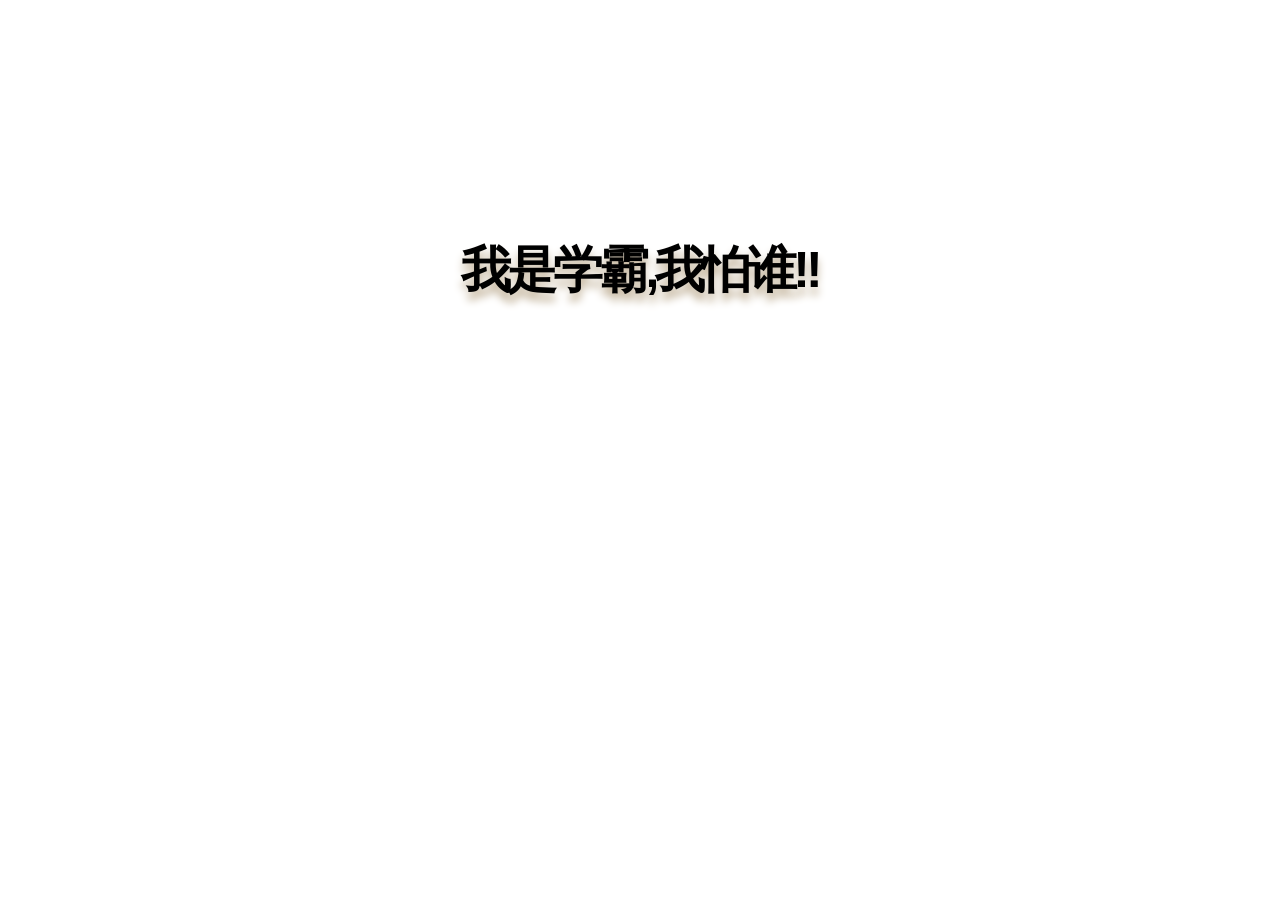
<file: MYLIFEF/jQery有关/index.html>
<!DOCTYPE html>
<html>

<head>

  <meta charset="gb2312">

  <title>HTML5/CSS3����ͶӰ��Ч������ʾ</title>

    <style>
.milky {
  font-family: "Arial Rounded MT Bold", "Helvetica Rounded", Arial, sans-serif;;
  text-transform: uppercase;
  font-size: 50px;
  color: #000;
  text-shadow: 0 8px 9px #c4b59d, 0px -2px 1px #fff;
  font-weight: bold;
  letter-spacing: -4px;
  text-align: center;
  position: absolute;
  top: 30%;
  left: 50%;
  transform: translate(-50%,-50%);
}

body,html {
  height: 100%;
} 
</style>


</head>

<body>

<div class="milky">����ѧ��,����˭!!</div>
</div>
</body>

</html>
</file>
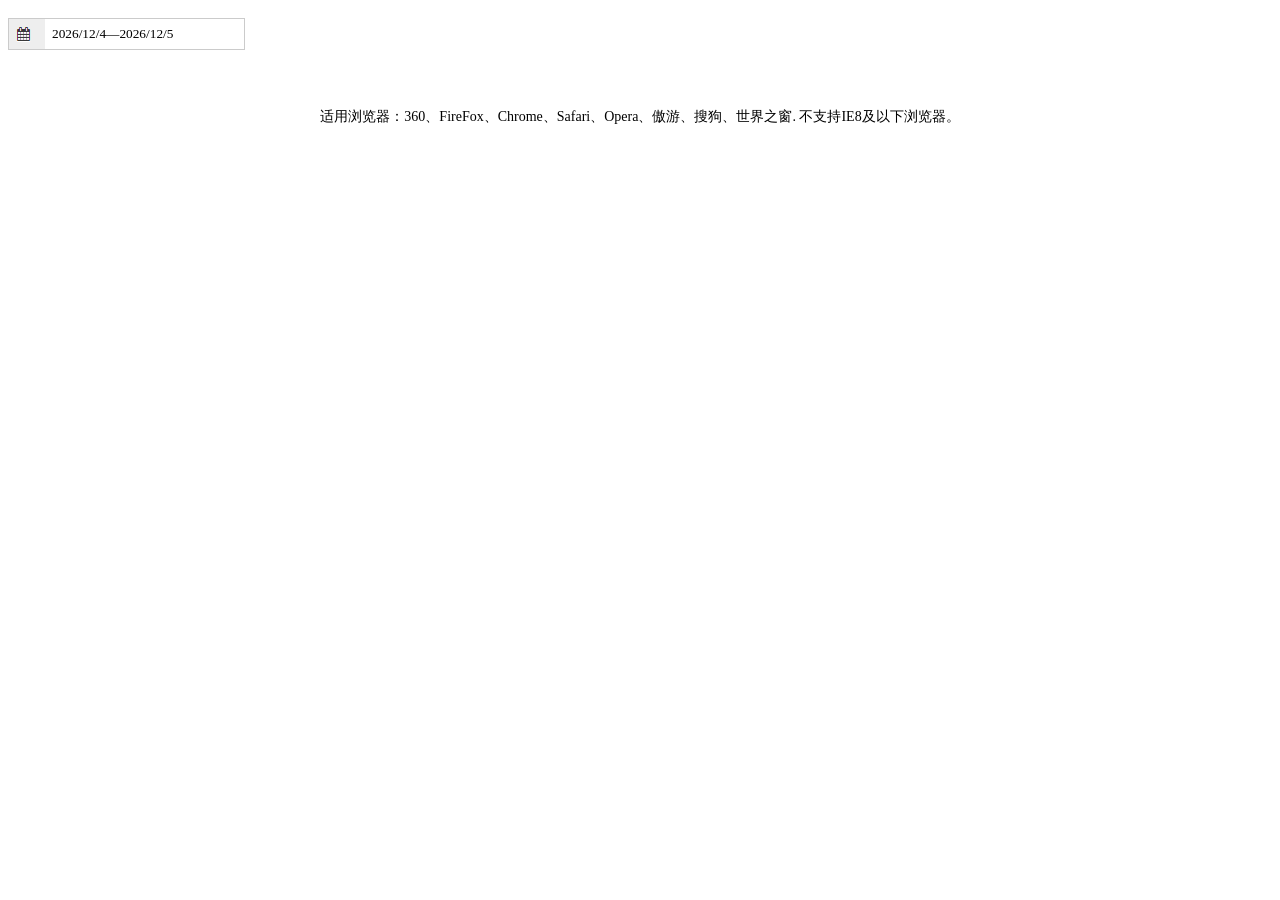
<file: MYLIFEF/jQery有关/jQuery_uiriqi/index.html>
﻿<!DOCTYPE html PUBLIC "-//W3C//DTD XHTML 1.0 Transitional//EN" "http://www.w3.org/TR/xhtml1/DTD/xhtml1-transitional.dtd">
<html xmlns="http://www.w3.org/1999/xhtml">
<head>
<meta http-equiv="Content-Type" content="text/html; charset=utf-8" />
<meta http-equiv="X-UA-Compatible" content="IE=Edge"/>
<title>jQuery UI设置固定日期选择代码</title>

<link rel="stylesheet" href="css/jquery-ui-1.9.2.custom.css" type="text/css">

<script type="text/javascript" src="js/jquery-1.8.3.js"></script>
<script type="text/javascript" src="js/jquery-ui-1.9.2.custom.js"></script>
<script type="text/javascript" src="js/share.js"></script>

</head>
<body>

<input type="text" class="ui-datepicker-time" readonly value="" />

<div class="ui-datepicker-css">	
    <div class="ui-datepicker-quick">
        <p>快捷日期<a class="ui-close-date">X</a></p>
        <div>
            <input class="ui-date-quick-button" type="button" value="今天" alt="0"  name=""/>
            <input class="ui-date-quick-button" type="button" value="昨天" alt="-1" name=""/>
            <input class="ui-date-quick-button" type="button" value="7天内" alt="-6" name=""/>
            <input class="ui-date-quick-button" type="button" value="14天内" alt="-13" name=""/>
            <input class="ui-date-quick-button" type="button" value="30天内" alt="-29" name=""/>
            <input class="ui-date-quick-button" type="button" value="60天内" alt="-59" name=""/>
        </div>
    </div>
    <div class="ui-datepicker-choose">
        <p>自选日期</p>
        <div class="ui-datepicker-date">
            <input name="startDate" id="startDate" class="startDate" readonly value="2014/12/20" type="text">
           -
            <input name="endDate" id="endDate" class="endDate" readonly  value="2014/12/20" type="text" disabled onChange="datePickers()">
        
        </div>
    </div>
</div>

<div style="text-align:center;margin:50px 0; font:normal 14px/24px 'MicroSoft YaHei';">
<p>适用浏览器：360、FireFox、Chrome、Safari、Opera、傲游、搜狗、世界之窗. 不支持IE8及以下浏览器。</p>
</div>
</body>
</html>
</file>
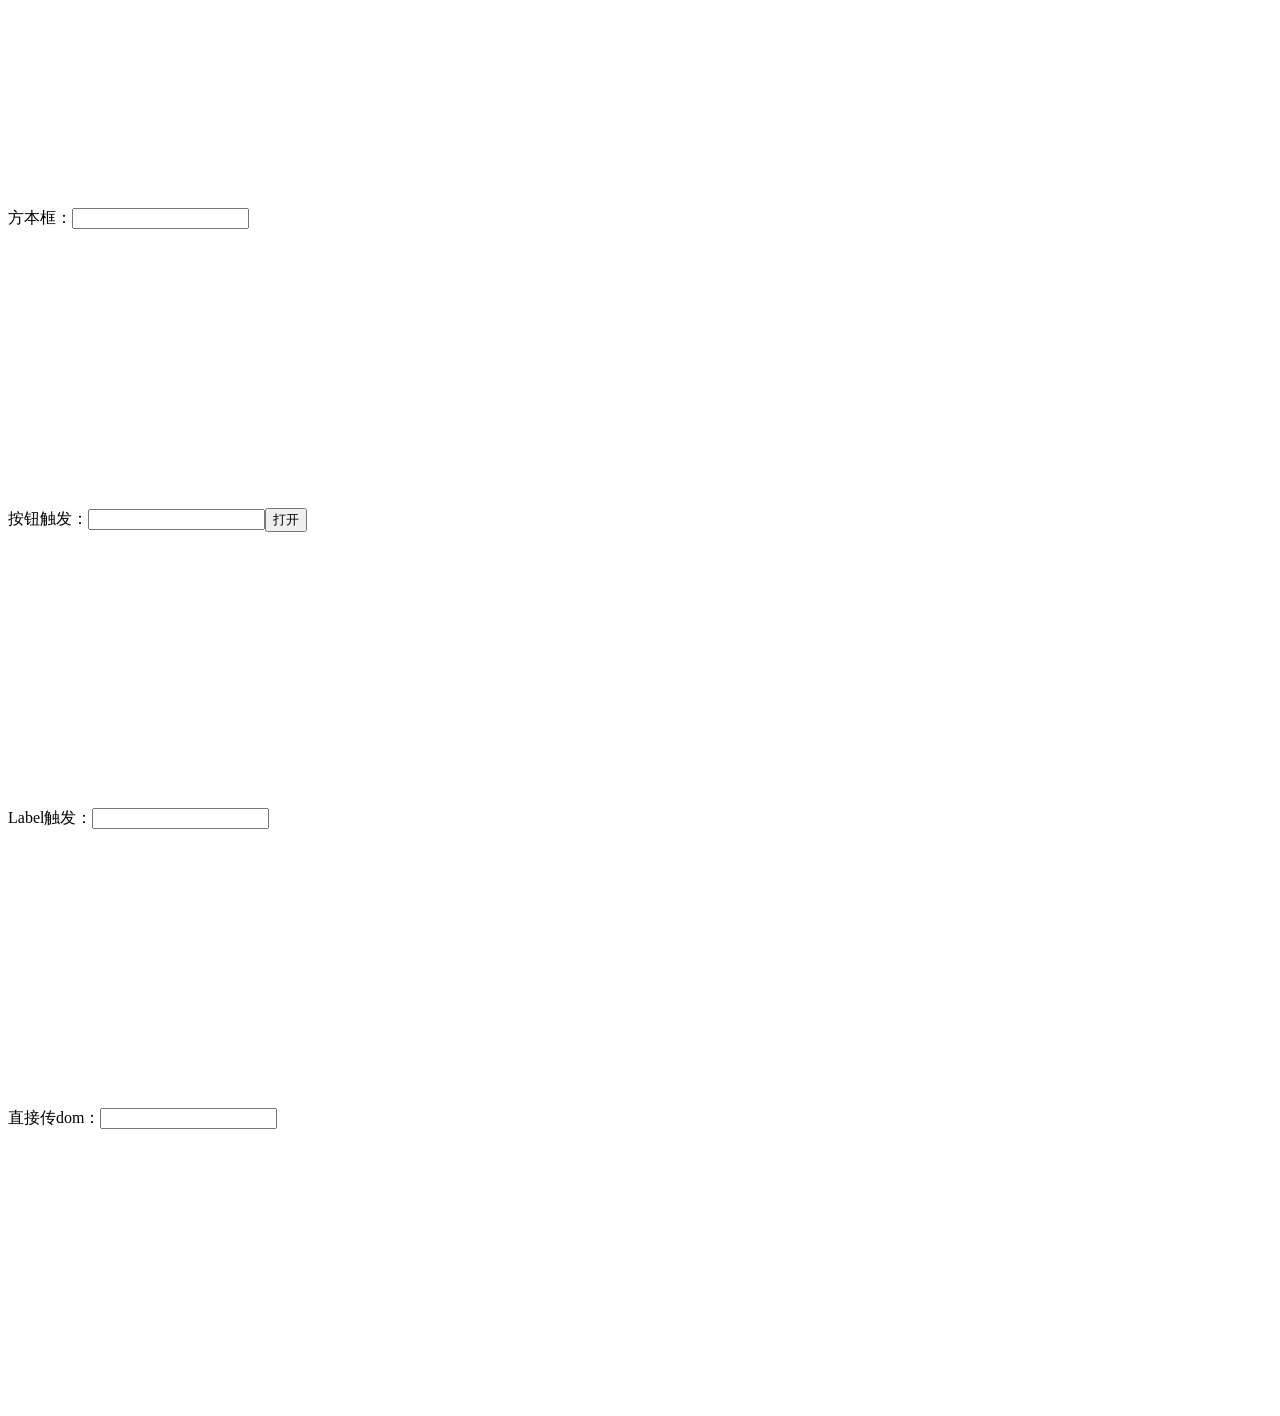
<file: MYLIFEF/jQery有关/laydate-master/index.html>
<!DOCTYPE html>
<html>
<head>
    <meta charset="UTF-8">
    <title>Demo1</title>
    <style type="text/css">
        .demo1{
            height:300px;
        }
    </style>
</head>
<body>
    
    <div style="height:200px;"></div>
    <div class="demo1">
        方本框：<input type="text" id="J-xl">
    </div>

    <div class="demo1">
        按钮触发：<input type="text" id="J-xl-2"><input type="button" id="J-xl-2-btn" value="打开">
    </div>


    <div class="demo1">
        <label for="J-xl-3">Label触发：</label><input type="text" id="J-xl-3" >
    </div>

    <div class="demo1">
        直接传dom：<input type="text" id="J-xl-4" >
    </div>


    <script type="text/javascript" src="laydate.dev.js"></script>
    <script type="text/javascript">
        laydate({
            elem: '#J-xl'
        });

        document.getElementById('J-xl-2-btn').onclick = function(){
            laydate({
                elem: '#J-xl-2'
            });
        }

        laydate({
            elem: '#J-xl-3'
        });

        laydate({
            elem: document.getElementById('J-xl-4')
        });
    </script>
</body>
</html>
</file>
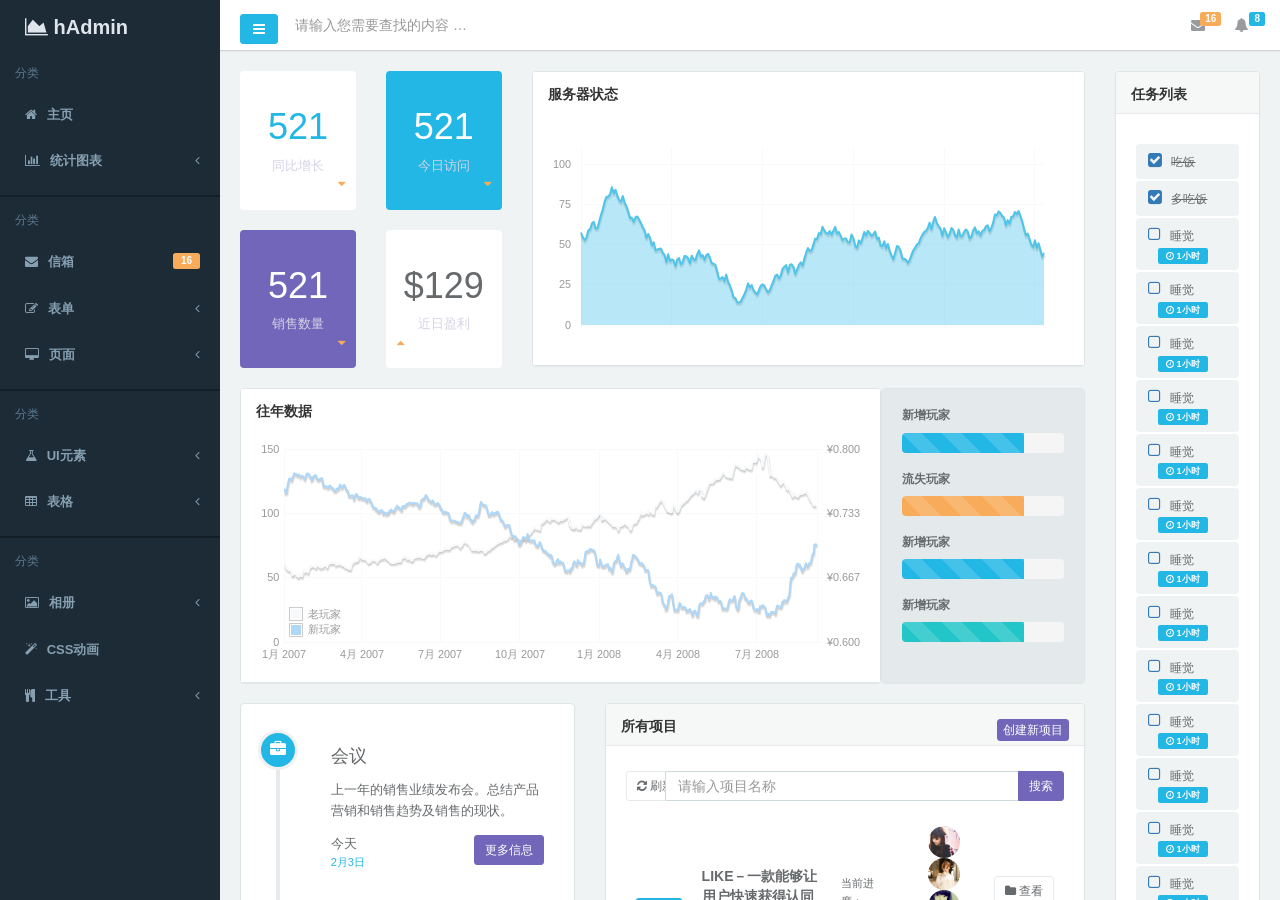
<file: MYLIFEF/Web前端框架/hAdmin/index.html>
<!DOCTYPE html>
<html>

<head>
    <meta charset="utf-8">
    <meta name="viewport" content="width=device-width, initial-scale=1.0">
    <meta name="renderer" content="webkit">

    <title> hAdmin- 主页</title>

    <meta name="keywords" content="">
    <meta name="description" content="">

    <!--[if lt IE 9]>
    <meta http-equiv="refresh" content="0;ie.html" />
    <![endif]-->

    <link rel="shortcut icon" href="favicon.ico"> <link href="css/bootstrap.min.css?v=3.3.6" rel="stylesheet">
    <link href="css/font-awesome.min.css?v=4.4.0" rel="stylesheet">
    <link href="css/animate.css" rel="stylesheet">
    <link href="css/style.css?v=4.1.0" rel="stylesheet">
</head>

<body class="fixed-sidebar full-height-layout gray-bg" style="overflow:hidden">
    <div id="wrapper">
        <!--左侧导航开始-->
        <nav class="navbar-default navbar-static-side" role="navigation">
            <div class="nav-close"><i class="fa fa-times-circle"></i>
            </div>
            <div class="sidebar-collapse">
                <ul class="nav" id="side-menu">
                    <li class="nav-header">
                        <div class="dropdown profile-element">
                            <a data-toggle="dropdown" class="dropdown-toggle" href="#">
                                <span class="clear">
                                    <span class="block m-t-xs" style="font-size:20px;">
                                        <i class="fa fa-area-chart"></i>
                                        <strong class="font-bold">hAdmin</strong>
                                    </span>
                                </span>
                            </a>
                        </div>
                        <div class="logo-element">hAdmin
                        </div>
                    </li>
                    <li class="hidden-folded padder m-t m-b-sm text-muted text-xs">
                        <span class="ng-scope">分类</span>
                    </li>
                    <li>
                        <a class="J_menuItem" href="index_v1.html">
                            <i class="fa fa-home"></i>
                            <span class="nav-label">主页</span>
                        </a>
                    </li>
                    <li>
                        <a href="#">
                            <i class="fa fa fa-bar-chart-o"></i>
                            <span class="nav-label">统计图表</span>
                            <span class="fa arrow"></span>
                        </a>
                        <ul class="nav nav-second-level">
                            <li>
                                <a class="J_menuItem" href="graph_echarts.html">百度ECharts</a>
                            </li>
                            <li>
                                <a class="J_menuItem" href="graph_flot.html">Flot</a>
                            </li>
                            <li>
                                <a class="J_menuItem" href="graph_morris.html">Morris.js</a>
                            </li>
                            <li>
                                <a class="J_menuItem" href="graph_rickshaw.html">Rickshaw</a>
                            </li>
                            <li>
                                <a class="J_menuItem" href="graph_peity.html">Peity</a>
                            </li>
                            <li>
                                <a class="J_menuItem" href="graph_sparkline.html">Sparkline</a>
                            </li>
                            <li>
                                <a class="J_menuItem" href="graph_metrics.html">图表组合</a>
                            </li>
                        </ul>
                    </li>
                    <li class="line dk"></li>
                    <li class="hidden-folded padder m-t m-b-sm text-muted text-xs">
                        <span class="ng-scope">分类</span>
                    </li>
                    <li>
                        <a href="mailbox.html"><i class="fa fa-envelope"></i> <span class="nav-label">信箱 </span><span class="label label-warning pull-right">16</span></a>
                        <ul class="nav nav-second-level">
                            <li><a class="J_menuItem" href="mailbox.html">收件箱</a>
                            </li>
                            <li><a class="J_menuItem" href="mail_detail.html">查看邮件</a>
                            </li>
                            <li><a class="J_menuItem" href="mail_compose.html">写信</a>
                            </li>
                        </ul>
                    </li>
                    <li>
                        <a href="#"><i class="fa fa-edit"></i> <span class="nav-label">表单</span><span class="fa arrow"></span></a>
                        <ul class="nav nav-second-level">
                            <li><a class="J_menuItem" href="form_basic.html">基本表单</a>
                            </li>
                            <li><a class="J_menuItem" href="form_validate.html">表单验证</a>
                            </li>
                            <li><a class="J_menuItem" href="form_advanced.html">高级插件</a>
                            </li>
                            <li><a class="J_menuItem" href="form_wizard.html">表单向导</a>
                            </li>
                            <li>
                                <a href="#">文件上传 <span class="fa arrow"></span></a>
                                <ul class="nav nav-third-level">
                                    <li><a class="J_menuItem" href="form_webuploader.html">百度WebUploader</a>
                                    </li>
                                    <li><a class="J_menuItem" href="form_file_upload.html">DropzoneJS</a>
                                    </li>
                                </ul>
                            </li>
                            <li>
                                <a href="#">编辑器 <span class="fa arrow"></span></a>
                                <ul class="nav nav-third-level">
                                    <li><a class="J_menuItem" href="form_editors.html">富文本编辑器</a>
                                    </li>
                                    <li><a class="J_menuItem" href="form_simditor.html">simditor</a>
                                    </li>
                                    <li><a class="J_menuItem" href="form_markdown.html">MarkDown编辑器</a>
                                    </li>
                                    <li><a class="J_menuItem" href="code_editor.html">代码编辑器</a>
                                    </li>
                                </ul>
                            </li>
                            <li><a class="J_menuItem" href="layerdate.html">日期选择器layerDate</a>
                            </li>
                        </ul>
                    </li>
                    <li>
                        <a href="#"><i class="fa fa-desktop"></i> <span class="nav-label">页面</span><span class="fa arrow"></span></a>
                        <ul class="nav nav-second-level">
                            <li><a class="J_menuItem" href="contacts.html">联系人</a>
                            </li>
                            <li><a class="J_menuItem" href="profile.html">个人资料</a>
                            </li>
                            <li>
                                <a href="#">项目管理 <span class="fa arrow"></span></a>
                                <ul class="nav nav-third-level">
                                    <li><a class="J_menuItem" href="projects.html">项目</a>
                                    </li>
                                    <li><a class="J_menuItem" href="project_detail.html">项目详情</a>
                                    </li>
                                </ul>
                            </li>
                            <li><a class="J_menuItem" href="teams_board.html">团队管理</a>
                            </li>
                            <li><a class="J_menuItem" href="social_feed.html">信息流</a>
                            </li>
                            <li><a class="J_menuItem" href="clients.html">客户管理</a>
                            </li>
                            <li><a class="J_menuItem" href="file_manager.html">文件管理器</a>
                            </li>
                            <li><a class="J_menuItem" href="calendar.html">日历</a>
                            </li>
                            <li>
                                <a href="#">博客 <span class="fa arrow"></span></a>
                                <ul class="nav nav-third-level">
                                    <li><a class="J_menuItem" href="blog.html">文章列表</a>
                                    </li>
                                    <li><a class="J_menuItem" href="article.html">文章详情</a>
                                    </li>
                                </ul>
                            </li>
                            <li><a class="J_menuItem" href="faq.html">FAQ</a>
                            </li>
                            <li>
                                <a href="#">时间轴 <span class="fa arrow"></span></a>
                                <ul class="nav nav-third-level">
                                    <li><a class="J_menuItem" href="timeline.html">时间轴</a>
                                    </li>
                                    <li><a class="J_menuItem" href="timeline_v2.html">时间轴v2</a>
                                    </li>
                                </ul>
                            </li>
                            <li><a class="J_menuItem" href="pin_board.html">标签墙</a>
                            </li>
                            <li>
                                <a href="#">单据 <span class="fa arrow"></span></a>
                                <ul class="nav nav-third-level">
                                    <li><a class="J_menuItem" href="invoice.html">单据</a>
                                    </li>
                                    <li><a class="J_menuItem" href="invoice_print.html">单据打印</a>
                                    </li>
                                </ul>
                            </li>
                            <li><a class="J_menuItem" href="search_results.html">搜索结果</a>
                            </li>
                            <li><a class="J_menuItem" href="forum_main.html">论坛</a>
                            </li>
                            <li>
                                <a href="#">即时通讯 <span class="fa arrow"></span></a>
                                <ul class="nav nav-third-level">
                                    <li><a class="J_menuItem" href="chat_view.html">聊天窗口</a>
                                    </li>
                                </ul>
                            </li>
                            <li>
                                <a href="#">登录注册相关 <span class="fa arrow"></span></a>
                                <ul class="nav nav-third-level">
                                    <li><a href="login.html" target="_blank">登录页面</a>
                                    </li>
                                    <li><a href="login_v2.html" target="_blank">登录页面v2</a>
                                    </li>
                                    <li><a href="register.html" target="_blank">注册页面</a>
                                    </li>
                                    <li><a href="lockscreen.html" target="_blank">登录超时</a>
                                    </li>
                                </ul>
                            </li>
                            <li><a class="J_menuItem" href="404.html">404页面</a>
                            </li>
                            <li><a class="J_menuItem" href="500.html">500页面</a>
                            </li>
                            <li><a class="J_menuItem" href="empty_page.html">空白页</a>
                            </li>
                        </ul>
                    </li>
                    <li class="line dk"></li>
                    <li class="hidden-folded padder m-t m-b-sm text-muted text-xs">
                        <span class="ng-scope">分类</span>
                    </li>
                    <li>
                        <a href="#"><i class="fa fa-flask"></i> <span class="nav-label">UI元素</span><span class="fa arrow"></span></a>
                        <ul class="nav nav-second-level">
                            <li><a class="J_menuItem" href="typography.html">排版</a>
                            </li>
                            <li>
                                <a href="#">字体图标 <span class="fa arrow"></span></a>
                                <ul class="nav nav-third-level">
                                    <li>
                                        <a class="J_menuItem" href="fontawesome.html">Font Awesome</a>
                                    </li>
                                    <li>
                                        <a class="J_menuItem" href="glyphicons.html">Glyphicon</a>
                                    </li>
                                    <li>
                                        <a class="J_menuItem" href="iconfont.html">阿里巴巴矢量图标库</a>
                                    </li>
                                </ul>
                            </li>
                            <li>
                                <a href="#">拖动排序 <span class="fa arrow"></span></a>
                                <ul class="nav nav-third-level">
                                    <li><a class="J_menuItem" href="draggable_panels.html">拖动面板</a>
                                    </li>
                                    <li><a class="J_menuItem" href="agile_board.html">任务清单</a>
                                    </li>
                                </ul>
                            </li>
                            <li><a class="J_menuItem" href="buttons.html">按钮</a>
                            </li>
                            <li><a class="J_menuItem" href="tabs_panels.html">选项卡 &amp; 面板</a>
                            </li>
                            <li><a class="J_menuItem" href="notifications.html">通知 &amp; 提示</a>
                            </li>
                            <li><a class="J_menuItem" href="badges_labels.html">徽章，标签，进度条</a>
                            </li>
                            <li>
                                <a class="J_menuItem" href="grid_options.html">栅格</a>
                            </li>
                            <li><a class="J_menuItem" href="plyr.html">视频、音频</a>
                            </li>
                            <li>
                                <a href="#">弹框插件 <span class="fa arrow"></span></a>
                                <ul class="nav nav-third-level">
                                    <li><a class="J_menuItem" href="layer.html">Web弹层组件layer</a>
                                    </li>
                                    <li><a class="J_menuItem" href="modal_window.html">模态窗口</a>
                                    </li>
                                    <li><a class="J_menuItem" href="sweetalert.html">SweetAlert</a>
                                    </li>
                                </ul>
                            </li>
                            <li>
                                <a href="#">树形视图 <span class="fa arrow"></span></a>
                                <ul class="nav nav-third-level">
                                    <li><a class="J_menuItem" href="jstree.html">jsTree</a>
                                    </li>
                                    <li><a class="J_menuItem" href="tree_view.html">Bootstrap Tree View</a>
                                    </li>
                                    <li><a class="J_menuItem" href="nestable_list.html">nestable</a>
                                    </li>
                                </ul>
                            </li>
                            <li><a class="J_menuItem" href="toastr_notifications.html">Toastr通知</a>
                            </li>
                            <li><a class="J_menuItem" href="diff.html">文本对比</a>
                            </li>
                            <li><a class="J_menuItem" href="spinners.html">加载动画</a>
                            </li>
                            <li><a class="J_menuItem" href="widgets.html">小部件</a>
                            </li>
                        </ul>
                    </li>
                    <li>
                        <a href="#"><i class="fa fa-table"></i> <span class="nav-label">表格</span><span class="fa arrow"></span></a>
                        <ul class="nav nav-second-level">
                            <li><a class="J_menuItem" href="table_basic.html">基本表格</a>
                            </li>
                            <li><a class="J_menuItem" href="table_data_tables.html">DataTables</a>
                            </li>
                            <li><a class="J_menuItem" href="table_jqgrid.html">jqGrid</a>
                            </li>
                            <li><a class="J_menuItem" href="table_foo_table.html">Foo Tables</a>
                            </li>
                            <li><a class="J_menuItem" href="table_bootstrap.html">Bootstrap Table
                                <span class="label label-danger pull-right">推荐</span></a>
                            </li>
                        </ul>
                    </li>
                    <li class="line dk"></li>
                    <li class="hidden-folded padder m-t m-b-sm text-muted text-xs">
                        <span class="ng-scope">分类</span>
                    </li>
                    <li>
                        <a href="#"><i class="fa fa-picture-o"></i> <span class="nav-label">相册</span><span class="fa arrow"></span></a>
                        <ul class="nav nav-second-level">
                            <li><a class="J_menuItem" href="basic_gallery.html">基本图库</a>
                            </li>
                            <li><a class="J_menuItem" href="carousel.html">图片切换</a>
                            </li>
                            <li><a class="J_menuItem" href="blueimp.html">Blueimp相册</a>
                            </li>
                        </ul>
                    </li>
                    <li>
                        <a class="J_menuItem" href="css_animation.html"><i class="fa fa-magic"></i> <span class="nav-label">CSS动画</span></a>
                    </li>
                    <li>
                        <a href="#"><i class="fa fa-cutlery"></i> <span class="nav-label">工具 </span><span class="fa arrow"></span></a>
                        <ul class="nav nav-second-level">
                            <li><a class="J_menuItem" href="form_builder.html">表单构建器</a>
                            </li>
                        </ul>
                    </li>

                </ul>
            </div>
        </nav>
        <!--左侧导航结束-->
        <!--右侧部分开始-->
        <div id="page-wrapper" class="gray-bg dashbard-1">
            <div class="row border-bottom">
                <nav class="navbar navbar-static-top" role="navigation" style="margin-bottom: 0">
                    <div class="navbar-header"><a class="navbar-minimalize minimalize-styl-2 btn btn-info " href="#"><i class="fa fa-bars"></i> </a>
                        <form role="search" class="navbar-form-custom" method="post" action="search_results.html">
                            <div class="form-group">
                                <input type="text" placeholder="请输入您需要查找的内容 …" class="form-control" name="top-search" id="top-search">
                            </div>
                        </form>
                    </div>
                    <ul class="nav navbar-top-links navbar-right">
                        <li class="dropdown">
                            <a class="dropdown-toggle count-info" data-toggle="dropdown" href="#">
                                <i class="fa fa-envelope"></i> <span class="label label-warning">16</span>
                            </a>
                            <ul class="dropdown-menu dropdown-messages">
                                <li class="m-t-xs">
                                    <div class="dropdown-messages-box">
                                        <a href="profile.html" class="pull-left">
                                            <img alt="image" class="img-circle" src="img/a7.jpg">
                                        </a>
                                        <div class="media-body">
                                            <small class="pull-right">46小时前</small>
                                            <strong>小四</strong> 是不是只有我死了,你们才不骂爵迹
                                            <br>
                                            <small class="text-muted">3天前 2014.11.8</small>
                                        </div>
                                    </div>
                                </li>
                                <li class="divider"></li>
                                <li>
                                    <div class="dropdown-messages-box">
                                        <a href="profile.html" class="pull-left">
                                            <img alt="image" class="img-circle" src="img/a4.jpg">
                                        </a>
                                        <div class="media-body ">
                                            <small class="pull-right text-navy">25小时前</small>
                                            <strong>二愣子</strong> 呵呵
                                            <br>
                                            <small class="text-muted">昨天</small>
                                        </div>
                                    </div>
                                </li>
                                <li class="divider"></li>
                                <li>
                                    <div class="text-center link-block">
                                        <a class="J_menuItem" href="mailbox.html">
                                            <i class="fa fa-envelope"></i> <strong> 查看所有消息</strong>
                                        </a>
                                    </div>
                                </li>
                            </ul>
                        </li>
                        <li class="dropdown">
                            <a class="dropdown-toggle count-info" data-toggle="dropdown" href="#">
                                <i class="fa fa-bell"></i> <span class="label label-primary">8</span>
                            </a>
                            <ul class="dropdown-menu dropdown-alerts">
                                <li>
                                    <a href="mailbox.html">
                                        <div>
                                            <i class="fa fa-envelope fa-fw"></i> 您有16条未读消息
                                            <span class="pull-right text-muted small">4分钟前</span>
                                        </div>
                                    </a>
                                </li>
                                <li class="divider"></li>
                                <li>
                                    <a href="profile.html">
                                        <div>
                                            <i class="fa fa-qq fa-fw"></i> 3条新回复
                                            <span class="pull-right text-muted small">12分钟钱</span>
                                        </div>
                                    </a>
                                </li>
                                <li class="divider"></li>
                                <li>
                                    <div class="text-center link-block">
                                        <a class="J_menuItem" href="notifications.html">
                                            <strong>查看所有 </strong>
                                            <i class="fa fa-angle-right"></i>
                                        </a>
                                    </div>
                                </li>
                            </ul>
                        </li>
                    </ul>
                </nav>
            </div>
            <div class="row J_mainContent" id="content-main">
                <iframe id="J_iframe" width="100%" height="100%" src="index_v1.html?v=4.0" frameborder="0" data-id="index_v1.html" seamless></iframe>
            </div>
        </div>
        <!--右侧部分结束-->
    </div>

    <!-- 全局js -->
    <script src="js/jquery.min.js?v=2.1.4"></script>
    <script src="js/bootstrap.min.js?v=3.3.6"></script>
    <script src="js/plugins/metisMenu/jquery.metisMenu.js"></script>
    <script src="js/plugins/slimscroll/jquery.slimscroll.min.js"></script>
    <script src="js/plugins/layer/layer.min.js"></script>

    <!-- 自定义js -->
    <script src="js/hAdmin.js?v=4.1.0"></script>
    <script type="text/javascript" src="js/index.js"></script>

    <!-- 第三方插件 -->
    <script src="js/plugins/pace/pace.min.js"></script>

</body>

</html>
</file>
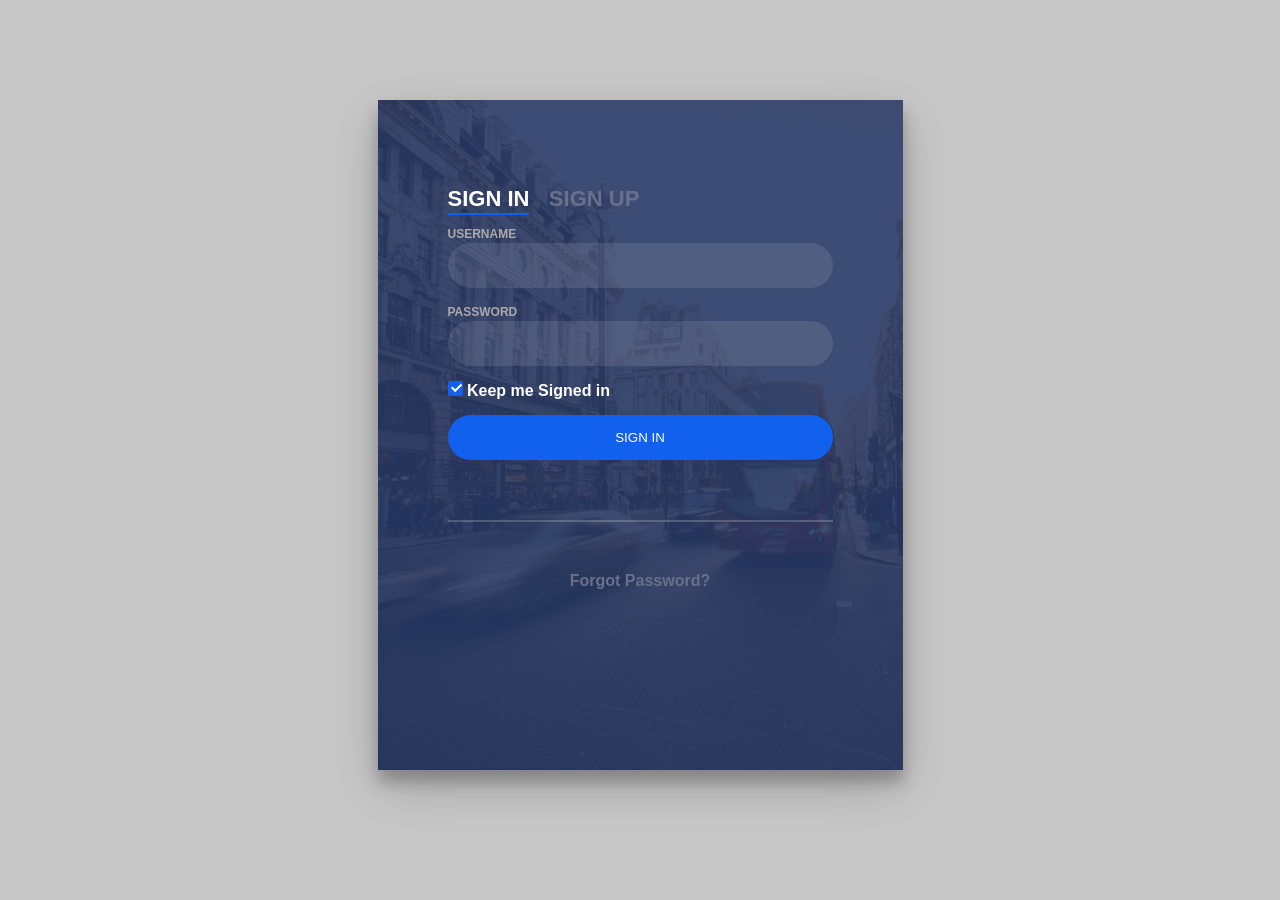
<file: MYLIFEF/Web前端框架/login-模板/index.html>
<!doctype html>
<html lang="zh">
<head>
	<meta charset="UTF-8">
	<meta http-equiv="X-UA-Compatible" content="IE=edge,chrome=1"> 
	<meta name="viewport" content="width=device-width, initial-scale=1.0">
	<title>翻转式用户登录注册界面设计</title>
	<link rel="stylesheet" type="text/css" href="css/styles.css">
	<!--[if IE]>
		<script src="http://libs.useso.com/js/html5shiv/3.7/html5shiv.min.js"></script>
	<![endif]-->
</head>
<body>
	<div class="jq22-container" style="padding-top:100px">
		<div class="login-wrap">
			<div class="login-html">
				<input id="tab-1" type="radio" name="tab" class="sign-in" checked><label for="tab-1" class="tab">Sign In</label>
				<input id="tab-2" type="radio" name="tab" class="sign-up"><label for="tab-2" class="tab">Sign Up</label>
				<div class="login-form">
					<div class="sign-in-htm">
						<div class="group">
							<label for="user" class="label">Username</label>
							<input id="user" type="text" class="input">
						</div>
						<div class="group">
							<label for="pass" class="label">Password</label>
							<input id="pass" type="password" class="input" data-type="password">
						</div>
						<div class="group">
							<input id="check" type="checkbox" class="check" checked>
							<label for="check"><span class="icon"></span> Keep me Signed in</label>
						</div>
						<div class="group">
							<input type="submit" class="button" value="Sign In">
						</div>
						<div class="hr"></div>
						<div class="foot-lnk">
							<a href="#forgot">Forgot Password?</a>
						</div>
					</div>
					<div class="sign-up-htm">
						<div class="group">
							<label for="user" class="label">Username</label>
							<input id="user" type="text" class="input">
						</div>
						<div class="group">
							<label for="pass" class="label">Password</label>
							<input id="pass" type="password" class="input" data-type="password">
						</div>
						<div class="group">
							<label for="pass" class="label">Repeat Password</label>
							<input id="pass" type="password" class="input" data-type="password">
						</div>
						<div class="group">
							<label for="pass" class="label">Email Address</label>
							<input id="pass" type="text" class="input">
						</div>
						<div class="group">
							<input type="submit" class="button" value="Sign Up">
						</div>
						<div class="hr"></div>
						<div class="foot-lnk">
							<label for="tab-1">Already Member?</a>
						</div>
					</div>
				</div>
			</div>
		</div>
	</div>
	
</body>
</html>
</file>
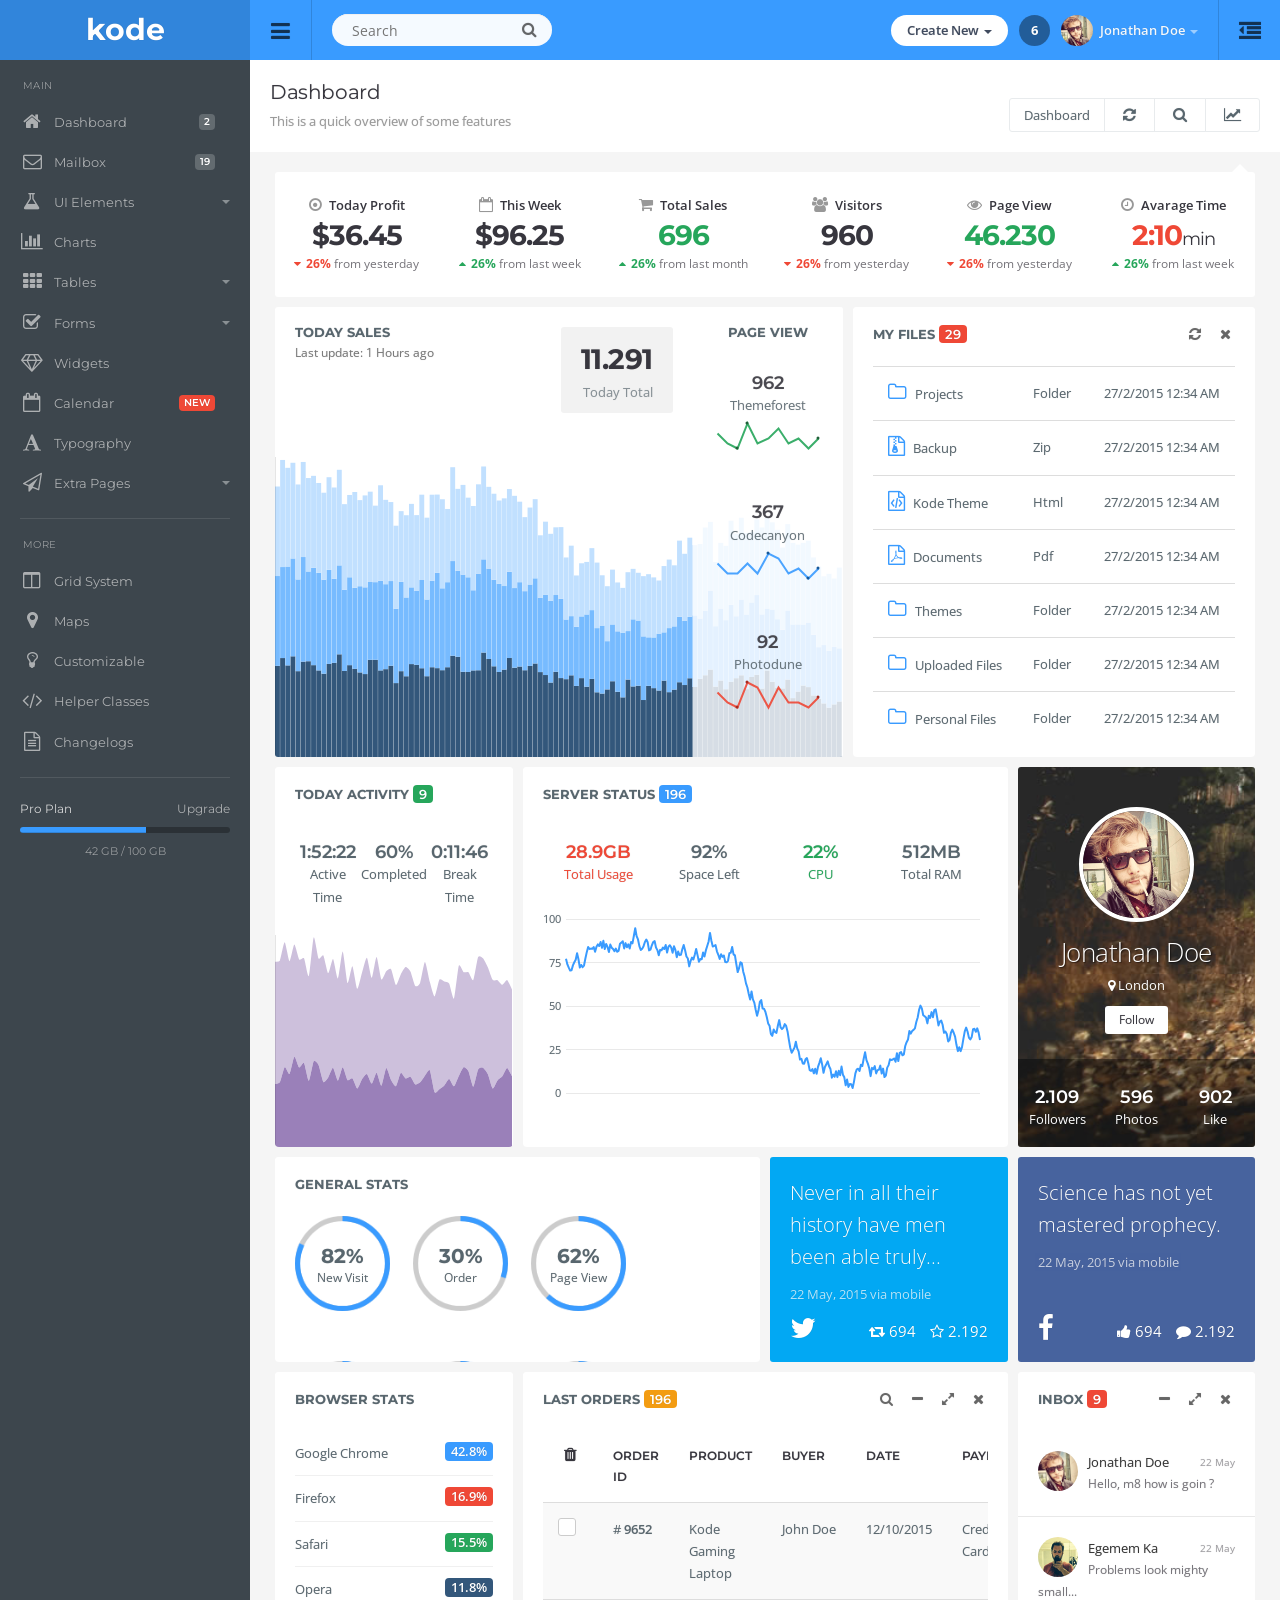
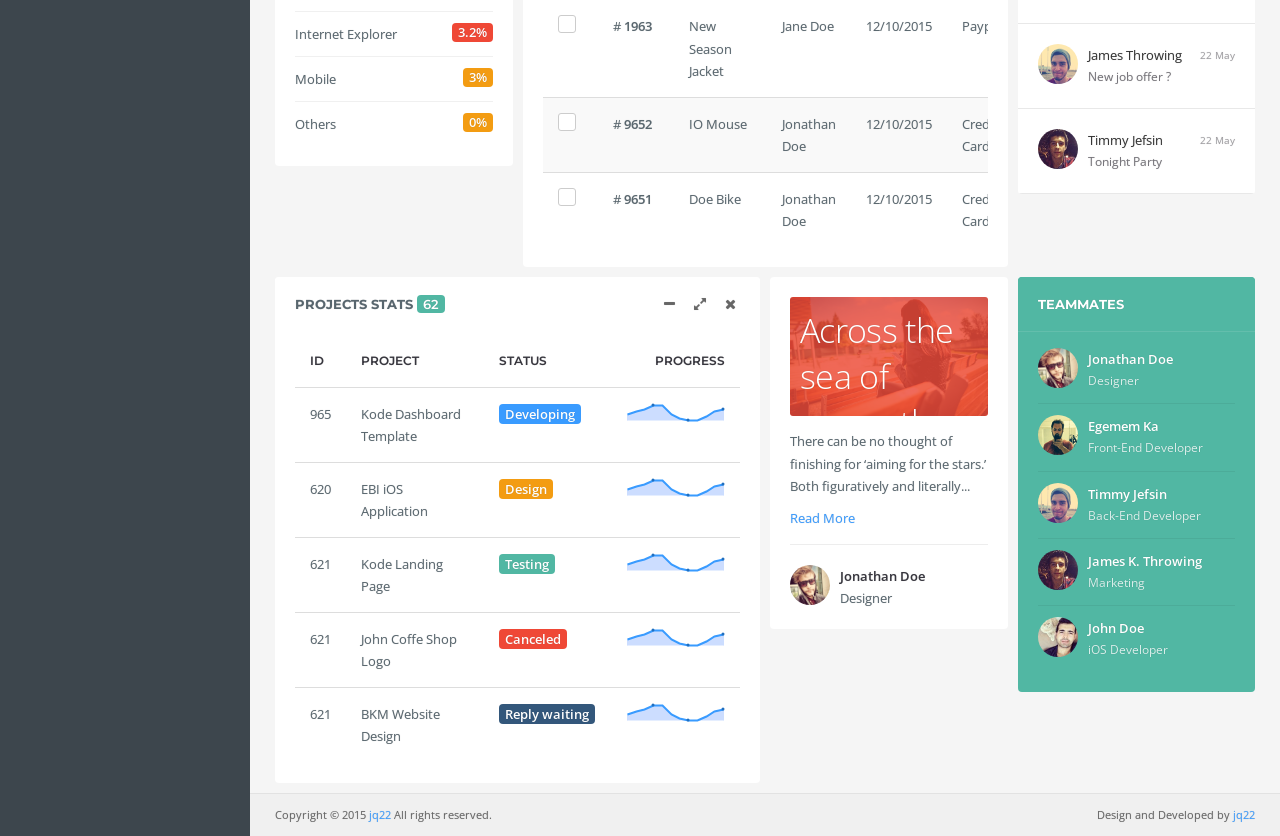
<file: MYLIFEF/Web前端框架/不错的后台管理/index.html>
<!DOCTYPE html>
<html lang="en">
  <head>
  <meta charset="utf-8">
  <meta http-equiv="X-UA-Compatible" content="IE=edge">
  <meta name="viewport" content="width=device-width, initial-scale=1">
  <meta name="description" content="Kode is a Premium Bootstrap Admin Template, It's responsive, clean coded and mobile friendly">
  <meta name="keywords" content="bootstrap, admin, dashboard, flat admin template, responsive," />
  <title>Kode - Premium Bootstrap Admin Template</title>

  <!-- ========== Css Files ========== -->
  <link href="css/root.css" rel="stylesheet">


  </head>
  <body>
  <!-- Start Page Loading -->
  <div class="loading"><img src="img/loading.gif" alt="loading-img"></div>
  <!-- End Page Loading -->
 <!-- //////////////////////////////////////////////////////////////////////////// --> 
  <!-- START TOP -->
  <div id="top" class="clearfix">

    <!-- Start App Logo -->
    <div class="applogo">
      <a href="index.html" class="logo">kode</a>
    </div>
    <!-- End App Logo -->

    <!-- Start Sidebar Show Hide Button -->
    <a href="#" class="sidebar-open-button"><i class="fa fa-bars"></i></a>
    <a href="#" class="sidebar-open-button-mobile"><i class="fa fa-bars"></i></a>
    <!-- End Sidebar Show Hide Button -->

    <!-- Start Searchbox -->
    <form class="searchform">
      <input type="text" class="searchbox" id="searchbox" placeholder="Search">
      <span class="searchbutton"><i class="fa fa-search"></i></span>
    </form>
    <!-- End Searchbox -->

    <!-- Start Top Menu -->
    <ul class="topmenu">
      <li><a href="#">Files</a></li>
      <li><a href="#">Authors</a></li>
      <li class="dropdown">
        <a href="#" data-toggle="dropdown" class="dropdown-toggle">My Files <span class="caret"></span></a>
        <ul class="dropdown-menu">
          <li><a href="#">Videos</a></li>
          <li><a href="#">Pictures</a></li>
          <li><a href="#">Blog Posts</a></li>
        </ul>
      </li>
    </ul>
    <!-- End Top Menu -->

    <!-- Start Sidepanel Show-Hide Button -->
    <a href="#sidepanel" class="sidepanel-open-button"><i class="fa fa-outdent"></i></a>
    <!-- End Sidepanel Show-Hide Button -->

    <!-- Start Top Right -->
    <ul class="top-right">

    <li class="dropdown link">
      <a href="#" data-toggle="dropdown" class="dropdown-toggle hdbutton">Create New <span class="caret"></span></a>
        <ul class="dropdown-menu dropdown-menu-list">
          <li><a href="#"><i class="fa falist fa-paper-plane-o"></i>Product or Item</a></li>
          <li><a href="#"><i class="fa falist fa-font"></i>Blog Post</a></li>
          <li><a href="#"><i class="fa falist fa-file-image-o"></i>Image Gallery</a></li>
          <li><a href="#"><i class="fa falist fa-file-video-o"></i>Video Gallery</a></li>
        </ul>
    </li>

    <li class="link">
      <a href="#" class="notifications">6</a>
    </li>

    <li class="dropdown link">
      <a href="#" data-toggle="dropdown" class="dropdown-toggle profilebox"><img src="img/profileimg.png" alt="img"><b>Jonathan Doe</b><span class="caret"></span></a>
        <ul class="dropdown-menu dropdown-menu-list dropdown-menu-right">
          <li role="presentation" class="dropdown-header">Profile</li>
          <li><a href="#"><i class="fa falist fa-inbox"></i>Inbox<span class="badge label-danger">4</span></a></li>
          <li><a href="#"><i class="fa falist fa-file-o"></i>Files</a></li>
          <li><a href="#"><i class="fa falist fa-wrench"></i>Settings</a></li>
          <li class="divider"></li>
          <li><a href="#"><i class="fa falist fa-lock"></i> Lockscreen</a></li>
          <li><a href="#"><i class="fa falist fa-power-off"></i> Logout</a></li>
        </ul>
    </li>

    </ul>
    <!-- End Top Right -->

  </div>
  <!-- END TOP -->
 <!-- //////////////////////////////////////////////////////////////////////////// --> 


<!-- //////////////////////////////////////////////////////////////////////////// --> 
<!-- START SIDEBAR -->
<div class="sidebar clearfix">

<ul class="sidebar-panel nav">
  <li class="sidetitle">MAIN</li>
  <li><a href="index.html"><span class="icon color5"><i class="fa fa-home"></i></span>Dashboard<span class="label label-default">2</span></a></li>
  <li><a href="mailbox.html"><span class="icon color6"><i class="fa fa-envelope-o"></i></span>Mailbox<span class="label label-default">19</span></a></li>
  <li><a href="#"><span class="icon color7"><i class="fa fa-flask"></i></span>UI Elements<span class="caret"></span></a>
    <ul>
      <li><a href="icons.html">Icons</a></li>
      <li><a href="tabs.html">Tabs</a></li>
      <li><a href="buttons.html">Buttons</a></li>
      <li><a href="panels.html">Panels</a></li>
      <li><a href="notifications.html">Notifications</a></li>
      <li><a href="modal-boxes.html">Modal Boxes</a></li>
      <li><a href="progress-bars.html">Progress Bars</a></li>
      <li><a href="others.html">Others<span class="label label-danger">NEW</span></a></li>
    </ul>
  </li>
  <li><a href="charts.html"><span class="icon color8"><i class="fa fa-bar-chart"></i></span>Charts</a></li>
  <li><a href="#"><span class="icon color9"><i class="fa fa-th"></i></span>Tables<span class="caret"></span></a>
    <ul>
      <li><a href="basic-table.html">Basic Tables</a></li>
      <li><a href="data-table.html">Data Tables</a></li>
    </ul>
  </li>
  <li><a href="#"><span class="icon color10"><i class="fa fa-check-square-o"></i></span>Forms<span class="caret"></span></a>
    <ul>
      <li><a href="form-elements.html">Form Elements</a></li>
      <li><a href="layouts.html">Form Layouts</a></li>
      <li><a href="text-editors.html">Text Editors</a></li>
    </ul>
  </li>
  <li><a href="widgets.html"><span class="icon color11"><i class="fa fa-diamond"></i></span>Widgets</a></li>
  <li><a href="calendar.html"><span class="icon color8"><i class="fa fa-calendar-o"></i></span>Calendar<span class="label label-danger">NEW</span></a></li>
  <li><a href="typography.html"><span class="icon color12"><i class="fa fa-font"></i></span>Typography</a></li>
  <li><a href="#"><span class="icon color14"><i class="fa fa-paper-plane-o"></i></span>Extra Pages<span class="caret"></span></a>
    <ul>
      <li><a href="social-profile.html">Social Profile</a></li>
      <li><a href="invoice.html">Invoice<span class="label label-danger">NEW</span></a></li>
      <li><a href="login.html">Login Page</a></li>
      <li><a href="register.html">Register</a></li>
      <li><a href="forgot-password.html">Forgot Password</a></li>
      <li><a href="lockscreen.html">Lockscreen</a></li>
      <li><a href="blank.html">Blank Page</a></li>
      <li><a href="contact.html">Contact</a></li>
      <li><a href="404.html">404 Page</a></li>
      <li><a href="500.html">500 Page</a></li>
    </ul>
  </li>
</ul>

<ul class="sidebar-panel nav">
  <li class="sidetitle">MORE</li>
  <li><a href="grid.html"><span class="icon color15"><i class="fa fa-columns"></i></span>Grid System</a></li>
  <li><a href="maps.html"><span class="icon color7"><i class="fa fa-map-marker"></i></span>Maps</a></li>
  <li><a href="customizable.html"><span class="icon color10"><i class="fa fa-lightbulb-o"></i></span>Customizable</a></li>
  <li><a href="helper-classes.html"><span class="icon color8"><i class="fa fa-code"></i></span>Helper Classes</a></li>
  <li><a href="changelogs.html"><span class="icon color12"><i class="fa fa-file-text-o"></i></span>Changelogs</a></li>
</ul>

<div class="sidebar-plan">
  Pro Plan<a href="#" class="link">Upgrade</a>
  <div class="progress">
  <div class="progress-bar" role="progressbar" aria-valuenow="60" aria-valuemin="0" aria-valuemax="100" style="width: 60%;">
  </div>
</div>
<span class="space">42 GB / 100 GB</span>
</div>

</div>
<!-- END SIDEBAR -->
<!-- //////////////////////////////////////////////////////////////////////////// --> 

 <!-- //////////////////////////////////////////////////////////////////////////// --> 
<!-- START CONTENT -->
<div class="content">

  <!-- Start Page Header -->
  <div class="page-header">
    <h1 class="title">Dashboard</h1>
      <ol class="breadcrumb">
        <li class="active">This is a quick overview of some features</li>
    </ol>

    <!-- Start Page Header Right Div -->
    <div class="right">
      <div class="btn-group" role="group" aria-label="...">
        <a href="index.html" class="btn btn-light">Dashboard</a>
        <a href="#" class="btn btn-light"><i class="fa fa-refresh"></i></a>
        <a href="#" class="btn btn-light"><i class="fa fa-search"></i></a>
        <a href="#" class="btn btn-light" id="topstats"><i class="fa fa-line-chart"></i></a>
      </div>
    </div>
    <!-- End Page Header Right Div -->

  </div>
  <!-- End Page Header -->


 <!-- //////////////////////////////////////////////////////////////////////////// --> 
<!-- START CONTAINER -->
<div class="container-widget">

  <!-- Start Top Stats -->
  <div class="col-md-12">
  <ul class="topstats clearfix">
    <li class="arrow"></li>
    <li class="col-xs-6 col-lg-2">
      <span class="title"><i class="fa fa-dot-circle-o"></i> Today Profit</span>
      <h3>$36.45</h3>
      <span class="diff"><b class="color-down"><i class="fa fa-caret-down"></i> 26%</b> from yesterday</span>
    </li>
    <li class="col-xs-6 col-lg-2">
      <span class="title"><i class="fa fa-calendar-o"></i> This Week</span>
      <h3>$96.25</h3>
      <span class="diff"><b class="color-up"><i class="fa fa-caret-up"></i> 26%</b> from last week</span>
    </li>
    <li class="col-xs-6 col-lg-2">
      <span class="title"><i class="fa fa-shopping-cart"></i> Total Sales</span>
      <h3 class="color-up">696</h3>
      <span class="diff"><b class="color-up"><i class="fa fa-caret-up"></i> 26%</b> from last month</span>
    </li>
    <li class="col-xs-6 col-lg-2">
      <span class="title"><i class="fa fa-users"></i> Visitors</span>
      <h3>960</h3>
      <span class="diff"><b class="color-down"><i class="fa fa-caret-down"></i> 26%</b> from yesterday</span>
    </li>
    <li class="col-xs-6 col-lg-2">
      <span class="title"><i class="fa fa-eye"></i> Page View</span>
      <h3 class="color-up">46.230</h3>
      <span class="diff"><b class="color-down"><i class="fa fa-caret-down"></i> 26%</b> from yesterday</span>
    </li>
    <li class="col-xs-6 col-lg-2">
      <span class="title"><i class="fa fa-clock-o"></i> Avarage Time</span>
      <h3 class="color-down">2:10<small>min</small></h3>
      <span class="diff"><b class="color-up"><i class="fa fa-caret-up"></i> 26%</b> from last week</span>
    </li>
  </ul>
  </div>
  <!-- End Top Stats -->


  <!-- Start First Row -->
  <div class="row">

    <!-- Start Chart Daily -->
    <div class="col-md-12 col-lg-7">
      <div class=" panel-widget widget chart-with-stats clearfix" style="height:450px;">

        <div class="col-sm-12" style="height:450px;">
          <h4 class="title">TODAY SALES<small>Last update: 1 Hours ago</small></h4>
          <div class="top-label"><h2>11.291</h2><h4>Today Total</h4></div>
          <div class="bigchart" id="todaysales"></div>
        </div>
        <div class="right" style="height:450px;">
          <h4 class="title">PAGE VIEW</h4>
          <!-- start stats -->
          <ul class="widget-inline-list clearfix">
            <li class="col-12"><span>962</span>Themeforest<i class="chart sparkline-green"></i></li>
            <li class="col-12"><span>367</span>Codecanyon<i class="chart sparkline-blue"></i></li>
            <li class="col-12"><span>92</span>Photodune<i class="chart sparkline-red"></i></li>
          </ul>
          <!-- end stats -->
        </div>


      </div>
    </div>
    <!-- End Chart Daily -->


    <!-- Start Files -->
    <div class="col-md-12 col-lg-5">
      <div class="panel panel-widget" style="height:450px;">
        <div class="panel-title">
          My Files <span class="label label-danger">29</span>
          <ul class="panel-tools">
            <li><a class="icon"><i class="fa fa-refresh"></i></a></li>
            <li><a class="icon closed-tool"><i class="fa fa-times"></i></a></li>
          </ul>
        </div>
        <div class="panel-body table-responsive">

          <table class="table table-dic table-hover ">
            <tbody>
              <tr>
                <td><i class="fa fa-folder-o"></i>Projects</td>
                <td>Folder</td>
                <td class="text-r">27/2/2015 12:34 AM</td>
              </tr>
              <tr>
                <td><i class="fa fa-file-archive-o"></i>Backup</td>
                <td>Zip</td>
                <td class="text-r">27/2/2015 12:34 AM</td>
              </tr>
              <tr>
                <td><i class="fa fa-file-code-o"></i>Kode Theme</td>
                <td>Html</td>
                <td class="text-r">27/2/2015 12:34 AM</td>
              </tr>
              <tr>
                <td><i class="fa fa-file-pdf-o"></i>Documents</td>
                <td>Pdf</td>
                <td class="text-r">27/2/2015 12:34 AM</td>
              </tr>
              <tr>
                <td><i class="fa fa-folder-o"></i>Themes</td>
                <td>Folder</td>
                <td class="text-r">27/2/2015 12:34 AM</td>
              </tr>
              <tr>
                <td><i class="fa fa-folder-o"></i>Uploaded Files</td>
                <td>Folder</td>
                <td class="text-r">27/2/2015 12:34 AM</td>
              </tr>
              <tr>
                <td><i class="fa fa-folder-o"></i>Personal Files</td>
                <td>Folder</td>
                <td class="text-r">27/2/2015 12:34 AM</td>
              </tr>
            </tbody>
          </table>          

        </div>
      </div>
    </div>
    <!-- End Files -->

  </div>  
  <!-- End First Row -->


  <!-- Start Second Row -->
  <div class="row">



    <!-- Start Today Activity -->
    <div class="col-md-12 col-lg-3">
      <div class="panel panel-widget" style="height:380px;">
        <div class="panel-title">
          TODAY ACTIVITY <span class="label label-success">9</span>
          <ul class="panel-tools panel-tools-hover">
            <li><a class="icon"><i class="fa fa-refresh"></i></a></li>
            <li><a class="icon closed-tool"><i class="fa fa-times"></i></a></li>
          </ul>
        </div>
        <div class="panel-body">

          <ul class="widget-inline-list clearfix">
            <li class="col-4"><span>1:52:22</span>Active Time</li>
            <li class="col-4"><span>60%</span>Completed</li>
            <li class="col-4"><span>0:11:46</span>Break Time</li>
          </ul>

          <div id="todayactivity" class="chart-on-bottom"></div>

        </div>
      </div>
    </div>
    <!-- End Today Activity -->

    <!-- Start Server Status -->
    <div class="col-md-12 col-lg-6">
      <div class="panel panel-widget" style="height:380px;">
        <div class="panel-title">
          SERVER STATUS <span class="label label-default">196</span>
          <ul class="panel-tools panel-tools-hover">
            <li><a class="icon"><i class="fa fa-refresh"></i></a></li>
            <li><a class="icon closed-tool"><i class="fa fa-times"></i></a></li>
          </ul>
        </div>
        <div class="panel-body">

          <ul class="widget-inline-list clearfix">
            <li class="col-3 color10"><span>28.9GB</span>Total Usage</li>
            <li class="col-3"><span>92%</span>Space Left</li>
            <li class="col-3 color7"><span>22%</span>CPU</li>
            <li class="col-3"><span>512MB</span>Total RAM</li>
          </ul>

          <div id="realtime" class="flotchart-placeholder" style="height:190px;"></div>

        </div>
      </div>
    </div>
    <!-- End Server Status -->

    <!-- Start Profile Widget -->
    <div class="col-md-12 col-lg-3">
      <div class="widget profile-widget" style="height:380px;">
        <img src="img/profileimg.png" class="profile-image" alt="img">
        <h1>Jonathan Doe</h1>
        <p><i class="fa fa-map-marker"></i> London</p>
        <a href="#" class="btn btn-sm">Follow</a>
        <ul class="stats widget-inline-list clearfix">
          <li class="col-4"><span>2.109</span>Followers</li>
          <li class="col-4"><span>596</span>Photos</li>
          <li class="col-4"><span>902</span>Like</li>
        </ul>
      </div>
    </div>
    <!-- End Profile Widget -->


  </div>
  <!-- End Second Row -->


  <!-- Start Third Row -->
  <div class="row">


    <!-- Start General Stats -->
    <div class="col-md-12 col-lg-6">
      <div class="panel panel-widget" style="height:205px;">
        <div class="panel-title">
          General Stats
        </div>
        <div class="panel-body">

          <div class="easypie margin-b-50" data-percent="82"><span>82%</span>New Visit</div>
          <div class="easypie margin-b-50" data-percent="30"><span>30%</span>Order</div>
          <div class="easypie margin-b-50 margin-b-40" data-percent="62"><span>62%</span>Page View</div>
          <div class="easypie margin-b-50" data-percent="15"><span>15%</span>Client</div>
          <div class="easypie margin-b-50" data-percent="45"><span>45%</span>Storage</div>
          <div class="easypie margin-b-50" data-percent="75"><span>76%</span>Comments</div>

        </div>
      </div>
    </div>
    <!-- End General Stats -->

    <!-- Start TwitterBox -->
    <div class="col-md-6 col-lg-3">
      <div class="widget socialbox" style="background:#02A8F3; height:205px;">

        <p class="text">
          Never in all their history have men been able truly...
        </p>
        <p class="text-info">22 May, 2015 via mobile</p>

        <div class="logo"><i class="fa fa-twitter"></i></div>

        <ul class="info">
          <li><i class="fa fa-retweet"></i>694</li>
          <li><i class="fa fa-star-o"></i>2.192</li>
        </ul>

      </div>
    </div>
    <!-- End TwitterBox -->

    <!-- Start FacebookBox -->
    <div class="col-md-6 col-lg-3">
      <div class="widget socialbox" style="background:#47639E; height:205px;">

        <p class="text">
          Science has not yet mastered prophecy.
        </p>
        <p class="text-info">22 May, 2015 via mobile</p>

        <div class="logo"><i class="fa fa-facebook"></i></div>

        <ul class="info">
          <li><i class="fa fa-thumbs-up"></i>694</li>
          <li><i class="fa fa-comment"></i>2.192</li>
        </ul>

      </div>
    </div>
    <!-- End FacebookBox -->

  </div>
  <!-- End Third Row -->


  <!-- Start Fourth Row -->
  <div class="row">

    <!-- Start Browser Stats -->
    <div class="col-md-12 col-lg-3">
      <div class="panel panel-widget">
        <div class="panel-title">
          Browser Stats
          <ul class="panel-tools panel-tools-hover">
            <li><a class="icon"><i class="fa fa-refresh"></i></a></li>
            <li><a class="icon minimise-tool"><i class="fa fa-minus"></i></a></li>
            <li><a class="icon expand-tool"><i class="fa fa-expand"></i></a></li>
            <li><a class="icon closed-tool"><i class="fa fa-times"></i></a></li>
          </ul>
        </div>
        <div class="panel-body">

          <ul class="basic-list">
            <li>Google Chrome <span class="right label label-default">42.8%</span></li>
            <li>Firefox <span class="right label label-danger">16.9%</span></li>
            <li>Safari <span class="right label label-success">15.5%</span></li>
            <li>Opera <span class="right label label-primary">11.8%</span></li>
            <li>Internet Explorer <span class="right label label-danger">3.2%</span></li>
            <li>Mobile <span class="right label label-warning">3%</span></li>
            <li>Others <span class="right label label-warning">0%</span></li>
          </ul>

        </div>
      </div>
    </div>
    <!-- End Browser Stats -->

    <!-- Start Orders -->
    <div class="col-md-12 col-lg-6">
      <div class="panel panel-widget">
        <div class="panel-title">
          LAST ORDERS <span class="label label-warning">196</span>
          <ul class="panel-tools">
            <li><a class="icon search-tool"><i class="fa fa-search"></i></a></li>
            <li><a class="icon minimise-tool"><i class="fa fa-minus"></i></a></li>
            <li><a class="icon expand-tool"><i class="fa fa-expand"></i></a></li>
            <li><a class="icon closed-tool"><i class="fa fa-times"></i></a></li>
          </ul>
        </div>

        <div class="panel-search">
          <form>
            <input type="text" class="form-control" placeholder="Search...">
            <i class="fa fa-search icon"></i>
          </form>
        </div>


        <div class="panel-body table-responsive">

          <table class="table table-hover table-striped">
            <thead>
              <tr>
                <td class="text-center"><i class="fa fa-trash"></i></td>
                <td>Order ID</td>
                <td>Product</td>
                <td>Buyer</td>
                <td>Date</td>
                <td>Payment</td>
              </tr>
            </thead>
            <tbody>
              <tr>
                <td class="text-center"><div class="checkbox margin-t-0"><input id="checkbox1" type="checkbox"><label for="checkbox1"></label></div></td>
                <td># <b>9652</b></td>
                <td>Kode Gaming Laptop</td>
                <td>John Doe</td>
                <td>12/10/2015</td>
                <td>Credit Card</td>
              </tr>
              <tr>
                <td class="text-center"><div class="checkbox margin-t-0"><input id="checkbox2" type="checkbox"><label for="checkbox2"></label></div></td>
                <td># <b>1963</b></td>
                <td>New Season Jacket</td>
                <td>Jane Doe</td>
                <td>12/10/2015</td>
                <td>Paypal</td>
              </tr>
              <tr>
                <td class="text-center"><div class="checkbox margin-t-0"><input id="checkbox3" type="checkbox"><label for="checkbox3"></label></div></td>
                <td># <b>9652</b></td>
                <td>IO Mouse</td>
                <td>Jonathan Doe</td>
                <td>12/10/2015</td>
                <td>Credit Card</td>
              </tr>
              <tr>
                <td class="text-center"><div class="checkbox margin-t-0"><input id="checkbox4" type="checkbox"><label for="checkbox4"></label></div></td>
                <td># <b>9651</b></td>
                <td>Doe Bike</td>
                <td>Jonathan Doe</td>
                <td>12/10/2015</td>
                <td>Credit Card</td>
              </tr>
            </tbody>
          </table>

        </div>
      </div>
    </div>
    <!-- End Orders -->


    <!-- Start Inbox -->
    <div class="col-md-12 col-lg-3">
      <div class="panel panel-widget">
        <div class="panel-title">
          Inbox <span class="label label-danger">9</span>
          <ul class="panel-tools">
            <li><a class="icon minimise-tool"><i class="fa fa-minus"></i></a></li>
            <li><a class="icon expand-tool"><i class="fa fa-expand"></i></a></li>
            <li><a class="icon closed-tool"><i class="fa fa-times"></i></a></li>
          </ul>
        </div>
        <div class="panel-body">

        <ul class="mailbox-inbox">

            <li>
              <a href="#" class="item clearfix">
                <img src="img/profileimg.png" alt="img" class="img">
                <span class="from">Jonathan Doe</span>
                Hello, m8 how is goin ?
                <span class="date">22 May</span>
              </a>
            </li>

            <li>
              <a href="#" class="item clearfix">
                <img src="img/profileimg2.png" alt="img" class="img">
                <span class="from">Egemem Ka</span>
                Problems look mighty small...
                <span class="date">22 May</span>
              </a>
            </li>

            <li>
              <a href="#" class="item clearfix">
                <img src="img/profileimg3.png" alt="img" class="img">
                <span class="from">James Throwing</span>
                New job offer ?
                <span class="date">22 May</span>
              </a>
            </li>

            <li>
              <a href="#" class="item clearfix">
                <img src="img/profileimg4.png" alt="img" class="img">
                <span class="from">Timmy Jefsin</span>
                Tonight Party
                <span class="date">22 May</span>
              </a>
            </li>


        </ul>

        </div>
      </div>
    </div>
    <!-- End Inbox -->

  </div>
  <!-- End Fourth Row -->


  <!-- Start Fifth Row -->
  <div class="row">


    <!-- Start Project Stats -->
    <div class="col-md-12 col-lg-6">
      <div class="panel panel-widget">
        <div class="panel-title">
          Projects Stats <span class="label label-info">62</span>
          <ul class="panel-tools">
            <li><a class="icon minimise-tool"><i class="fa fa-minus"></i></a></li>
            <li><a class="icon expand-tool"><i class="fa fa-expand"></i></a></li>
            <li><a class="icon closed-tool"><i class="fa fa-times"></i></a></li>
          </ul>
        </div>

        <div class="panel-search">
          <form>
            <input type="text" class="form-control" placeholder="Search...">
            <i class="fa fa-search icon"></i>
          </form>
        </div>


        <div class="panel-body table-responsive">

          <table class="table table-hover">
            <thead>
              <tr>
                <td>ID</td>
                <td>Project</td>
                <td>Status</td>
                <td class="text-right">Progress</td>
              </tr>
            </thead>
            <tbody>
              <tr>
                <td>965</td>
                <td>Kode Dashboard Template</td>
                <td><span class="label label-default">Developing</span></td>
                <td class="text-right"><span class="demo-project-stats"></span></td>
              </tr>
              <tr>
                <td>620</td>
                <td>EBI iOS Application</td>
                <td><span class="label label-warning">Design</span></td>
                <td class="text-right"><span class="demo-project-stats"></span></td>
              </tr>
              <tr>
                <td>621</td>
                <td>Kode Landing Page</td>
                <td><span class="label label-info">Testing</span></td>
                <td class="text-right"><span class="demo-project-stats"></span></td>
              </tr>
              <tr>
                <td>621</td>
                <td>John Coffe Shop Logo</td>
                <td><span class="label label-danger">Canceled</span></td>
                <td class="text-right"><span class="demo-project-stats"></span></td>
              </tr>
              <tr>
                <td>621</td>
                <td>BKM Website Design</td>
                <td><span class="label label-primary">Reply waiting</span></td>
                <td class="text-right"><span class="demo-project-stats"></span></td>
              </tr>
            </tbody>
          </table>

        </div>
      </div>
    </div>
    <!-- Start Project Stats -->


    <!-- Start BlogPost -->
    <div class="col-md-12 col-lg-3">
      <div class="panel panel-widget blog-post">
        <div class="panel-body">

          <div class="image-div color10-bg">
            <img src="img/example1.jpg" class="image" alt="img">
            <h1 class="title"><a href="#">Across the sea of space, the stars are other suns.</a></h1>
          </div>
          <p class="text">There can be no thought of finishing for ‘aiming for the stars.’ Both figuratively and literally...</p>
          <a href="#">Read More</a>
          <p class="author">
            <img src="img/profileimg.png" alt="img">
            <span>Jonathan Doe</span>
            Designer
          </p>


        </div>
      </div>
    </div>
    <!-- End BlogPost -->


    <!-- Start Teammates -->
    <div class="col-md-12 col-lg-3">
      <div class="panel panel-info panel-widget">
        <div class="panel-title">
          Teammates
        </div>
        <div class="panel-body">
          <ul class="basic-list image-list">
            <li><img src="img/profileimg.png" alt="img" class="img"><b>Jonathan Doe</b><span class="desc">Designer</span></li>
            <li><img src="img/profileimg2.png" alt="img" class="img"><b>Egemem Ka</b><span class="desc">Front-End Developer</span></li>
            <li><img src="img/profileimg3.png" alt="img" class="img"><b>Timmy Jefsin</b><span class="desc">Back-End Developer</span></li>
            <li><img src="img/profileimg4.png" alt="img" class="img"><b>James K. Throwing</b><span class="desc">Marketing</span></li>
            <li><img src="img/profileimg5.png" alt="img" class="img"><b>John Doe</b><span class="desc">iOS Developer</span></li>
          </ul>
        </div>
      </div>
    </div>
    <!-- End Teammates -->


  </div>
  <!-- End Fifth Row -->




</div>
<!-- END CONTAINER -->
 <!-- //////////////////////////////////////////////////////////////////////////// --> 

<!-- Start Footer -->
<div class="row footer">
  <div class="col-md-6 text-left">
  Copyright © 2015 <a href="#" target="_blank">jq22</a> All rights reserved.
  </div>
  <div class="col-md-6 text-right">
    Design and Developed by <a href="#" target="_blank">jq22</a>
  </div> 
</div>
<!-- End Footer -->


</div>
<!-- End Content -->
 <!-- //////////////////////////////////////////////////////////////////////////// --> 


<!-- //////////////////////////////////////////////////////////////////////////// --> 
<!-- START SIDEPANEL -->
<div role="tabpanel" class="sidepanel">

  <!-- Nav tabs -->
  <ul class="nav nav-tabs" role="tablist">
    <li role="presentation" class="active"><a href="#today" aria-controls="today" role="tab" data-toggle="tab">TODAY</a></li>
    <li role="presentation"><a href="#tasks" aria-controls="tasks" role="tab" data-toggle="tab">TASKS</a></li>
    <li role="presentation"><a href="#chat" aria-controls="chat" role="tab" data-toggle="tab">CHAT</a></li>
  </ul>

  <!-- Tab panes -->
  <div class="tab-content">

    <!-- Start Today -->
    <div role="tabpanel" class="tab-pane active" id="today">

      <div class="sidepanel-m-title">
        Today
        <span class="left-icon"><a href="#"><i class="fa fa-refresh"></i></a></span>
        <span class="right-icon"><a href="#"><i class="fa fa-file-o"></i></a></span>
      </div>

      <div class="gn-title">NEW</div>

      <ul class="list-w-title">
        <li>
          <a href="#">
            <span class="label label-danger">ORDER</span>
            <span class="date">9 hours ago</span>
            <h4>New Jacket 2.0</h4>
            Etiam auctor porta augue sit amet facilisis. Sed libero nisi, scelerisque.
          </a>
        </li>
        <li>
          <a href="#">
            <span class="label label-success">COMMENT</span>
            <span class="date">14 hours ago</span>
            <h4>Bill Jackson</h4>
            Etiam auctor porta augue sit amet facilisis. Sed libero nisi, scelerisque.
          </a>
        </li>
        <li>
          <a href="#">
            <span class="label label-info">MEETING</span>
            <span class="date">at 2:30 PM</span>
            <h4>Developer Team</h4>
            Etiam auctor porta augue sit amet facilisis. Sed libero nisi, scelerisque.
          </a>
        </li>
        <li>
          <a href="#">
            <span class="label label-warning">EVENT</span>
            <span class="date">3 days left</span>
            <h4>Birthday Party</h4>
            Etiam auctor porta augue sit amet facilisis. Sed libero nisi, scelerisque.
          </a>
        </li>
      </ul>

    </div>
    <!-- End Today -->

    <!-- Start Tasks -->
    <div role="tabpanel" class="tab-pane" id="tasks">

      <div class="sidepanel-m-title">
        To-do List
        <span class="left-icon"><a href="#"><i class="fa fa-pencil"></i></a></span>
        <span class="right-icon"><a href="#"><i class="fa fa-trash"></i></a></span>
      </div>

      <div class="gn-title">TODAY</div>

      <ul class="todo-list">
        <li class="checkbox checkbox-primary">
          <input id="checkboxside1" type="checkbox"><label for="checkboxside1">Add new products</label>
        </li>
        
        <li class="checkbox checkbox-primary">
          <input id="checkboxside2" type="checkbox"><label for="checkboxside2"><b>May 12, 6:30 pm</b> Meeting with Team</label>
        </li>
        
        <li class="checkbox checkbox-warning">
          <input id="checkboxside3" type="checkbox"><label for="checkboxside3">Design Facebook page</label>
        </li>
        
        <li class="checkbox checkbox-info">
          <input id="checkboxside4" type="checkbox"><label for="checkboxside4">Send Invoice to customers</label>
        </li>
        
        <li class="checkbox checkbox-danger">
          <input id="checkboxside5" type="checkbox"><label for="checkboxside5">Meeting with developer team</label>
        </li>
      </ul>

      <div class="gn-title">TOMORROW</div>
      <ul class="todo-list">
        <li class="checkbox checkbox-warning">
          <input id="checkboxside6" type="checkbox"><label for="checkboxside6">Redesign our company blog</label>
        </li>
        
        <li class="checkbox checkbox-success">
          <input id="checkboxside7" type="checkbox"><label for="checkboxside7">Finish client work</label>
        </li>
        
        <li class="checkbox checkbox-info">
          <input id="checkboxside8" type="checkbox"><label for="checkboxside8">Call Johnny from Developer Team</label>
        </li>

      </ul>
    </div>    
    <!-- End Tasks -->

    <!-- Start Chat -->
    <div role="tabpanel" class="tab-pane" id="chat">

      <div class="sidepanel-m-title">
        Friend List
        <span class="left-icon"><a href="#"><i class="fa fa-pencil"></i></a></span>
        <span class="right-icon"><a href="#"><i class="fa fa-trash"></i></a></span>
      </div>

      <div class="gn-title">ONLINE MEMBERS (3)</div>
      <ul class="group">
        <li class="member"><a href="#"><img src="img/profileimg.png" alt="img"><b>Allice Mingham</b>Los Angeles</a><span class="status online"></span></li>
        <li class="member"><a href="#"><img src="img/profileimg2.png" alt="img"><b>James Throwing</b>Las Vegas</a><span class="status busy"></span></li>
        <li class="member"><a href="#"><img src="img/profileimg3.png" alt="img"><b>Fred Stonefield</b>New York</a><span class="status away"></span></li>
        <li class="member"><a href="#"><img src="img/profileimg4.png" alt="img"><b>Chris M. Johnson</b>California</a><span class="status online"></span></li>
      </ul>

      <div class="gn-title">OFFLINE MEMBERS (8)</div>
     <ul class="group">
        <li class="member"><a href="#"><img src="img/profileimg5.png" alt="img"><b>Allice Mingham</b>Los Angeles</a><span class="status offline"></span></li>
        <li class="member"><a href="#"><img src="img/profileimg6.png" alt="img"><b>James Throwing</b>Las Vegas</a><span class="status offline"></span></li>
      </ul>

      <form class="search">
        <input type="text" class="form-control" placeholder="Search a Friend...">
      </form>
    </div>
    <!-- End Chat -->

  </div>

</div>
<!-- END SIDEPANEL -->
<!-- //////////////////////////////////////////////////////////////////////////// --> 


<!-- ================================================
jQuery Library
================================================ -->
<script type="text/javascript" src="js/jquery.min.js"></script>

<!-- ================================================
Bootstrap Core JavaScript File
================================================ -->
<script src="js/bootstrap/bootstrap.min.js"></script>

<!-- ================================================
Plugin.js - Some Specific JS codes for Plugin Settings
================================================ -->
<script type="text/javascript" src="js/plugins.js"></script>

<!-- ================================================
Bootstrap Select
================================================ -->
<script type="text/javascript" src="js/bootstrap-select/bootstrap-select.js"></script>

<!-- ================================================
Bootstrap Toggle
================================================ -->
<script type="text/javascript" src="js/bootstrap-toggle/bootstrap-toggle.min.js"></script>

<!-- ================================================
Flot Chart
================================================ -->
<!-- main file -->
<script type="text/javascript" src="js/flot-chart/flot-chart.js"></script>
<!-- time.js -->
<script type="text/javascript" src="js/flot-chart/flot-chart-time.js"></script>
<!-- stack.js -->
<script type="text/javascript" src="js/flot-chart/flot-chart-stack.js"></script>
<!-- pie.js -->
<script type="text/javascript" src="js/flot-chart/flot-chart-pie.js"></script>
<!-- demo codes -->
<script type="text/javascript" src="js/flot-chart/flot-chart-plugin.js"></script>


<!-- ================================================
Easy Pie Chart
================================================ -->
<!-- main file -->
<script type="text/javascript" src="js/easypiechart/easypiechart.js"></script>
<!-- demo codes -->
<script type="text/javascript" src="js/easypiechart/easypiechart-plugin.js"></script>

<!-- ================================================
Sparkline
================================================ -->
<!-- main file -->
<script type="text/javascript" src="js/sparkline/sparkline.js"></script>
<!-- demo codes -->
<script type="text/javascript" src="js/sparkline/sparkline-plugin.js"></script>

<!-- ================================================
Rickshaw
================================================ -->
<!-- d3 -->
<script src="js/rickshaw/d3.v3.js"></script>
<!-- main file -->
<script src="js/rickshaw/rickshaw.js"></script>
<!-- demo codes -->
<script src="js/rickshaw/rickshaw-plugin.js"></script>

<!-- ================================================
Moment.js
================================================ -->
<script type="text/javascript" src="js/moment/moment.min.js"></script>


<!-- ================================================
Below codes are only for index widgets
================================================ -->
<!-- Today Sales -->
<script>

// set up our data series with 50 random data points

var seriesData = [ [], [], [] ];
var random = new Rickshaw.Fixtures.RandomData(20);

for (var i = 0; i < 110; i++) {
  random.addData(seriesData);
}

// instantiate our graph!

var graph = new Rickshaw.Graph( {
  element: document.getElementById("todaysales"),
  renderer: 'bar',
  series: [
    {
      color: "#33577B",
      data: seriesData[0],
      name: 'Photodune'
    }, {
      color: "#77BBFF",
      data: seriesData[1],
      name: 'Themeforest'
    }, {
      color: "#C1E0FF",
      data: seriesData[2],
      name: 'Codecanyon'
    }
  ]
} );

graph.render();

var hoverDetail = new Rickshaw.Graph.HoverDetail( {
  graph: graph,
  formatter: function(series, x, y) {
    var date = '<span class="date">' + new Date(x * 1000).toUTCString() + '</span>';
    var swatch = '<span class="detail_swatch" style="background-color: ' + series.color + '"></span>';
    var content = swatch + series.name + ": " + parseInt(y) + '<br>' + date;
    return content;
  }
} );

</script>

<!-- Today Activity -->
<script>
// set up our data series with 50 random data points

var seriesData = [ [], [], [] ];
var random = new Rickshaw.Fixtures.RandomData(20);

for (var i = 0; i < 50; i++) {
  random.addData(seriesData);
}

// instantiate our graph!

var graph = new Rickshaw.Graph( {
  element: document.getElementById("todayactivity"),
  renderer: 'area',
  series: [
    {
      color: "#9A80B9",
      data: seriesData[0],
      name: 'London'
    }, {
      color: "#CDC0DC",
      data: seriesData[1],
      name: 'Tokyo'
    }
  ]
} );

graph.render();

var hoverDetail = new Rickshaw.Graph.HoverDetail( {
  graph: graph,
  formatter: function(series, x, y) {
    var date = '<span class="date">' + new Date(x * 1000).toUTCString() + '</span>';
    var swatch = '<span class="detail_swatch" style="background-color: ' + series.color + '"></span>';
    var content = swatch + series.name + ": " + parseInt(y) + '<br>' + date;
    return content;
  }
} );
</script>



</body>
</html>
</file>
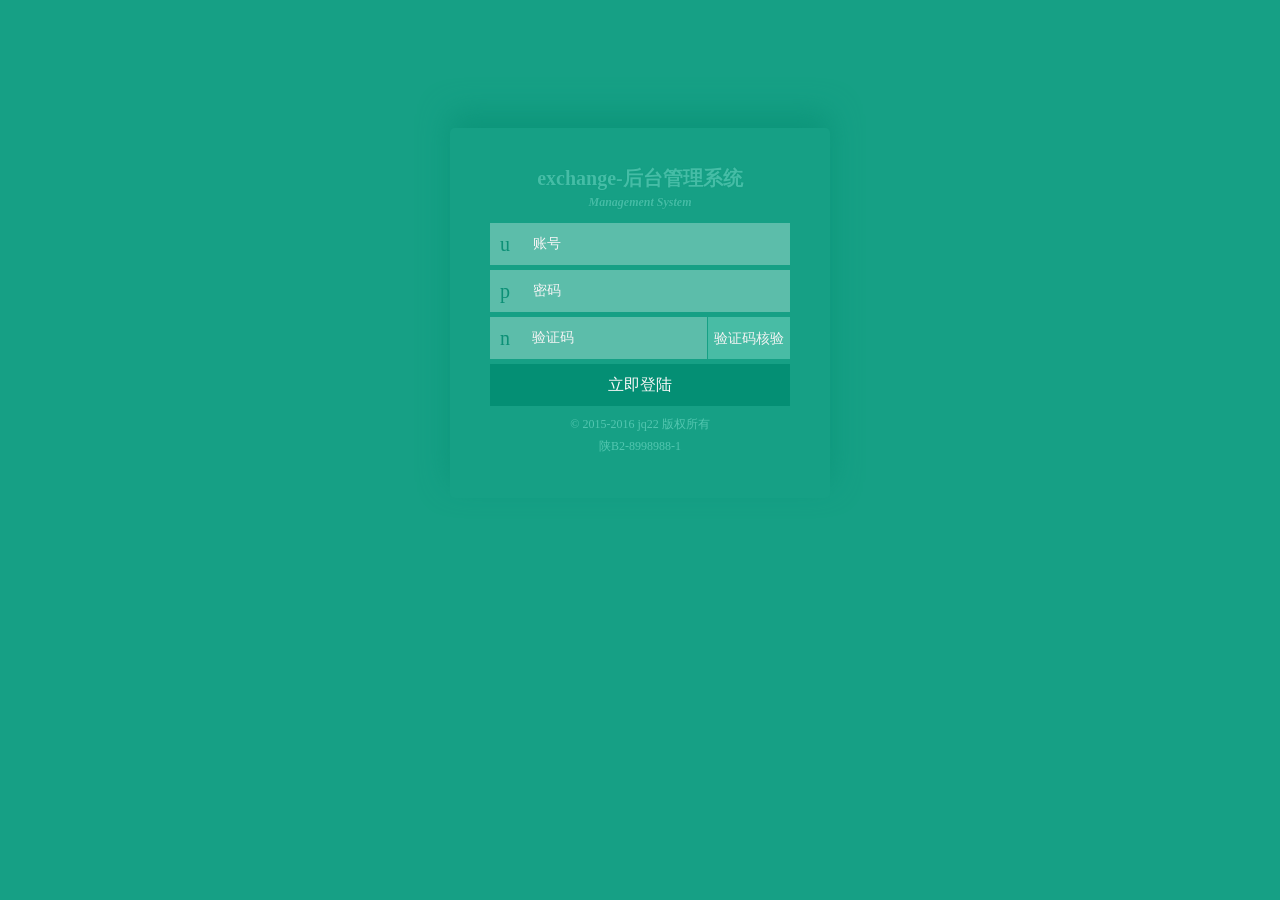
<file: MYLIFEF/Web前端框架/超炫酷带验证的登陆模板/index.html>
<!DOCTYPE html>
<html>
<head>
<meta charset="utf-8"/>
<title>后台登录</title>
<meta name="author" content="DeathGhost" />
<link rel="stylesheet" type="text/css" href="css/style.css" tppabs="css/style.css" />
<style>
body{height:100%;background:#16a085;overflow:hidden;}
canvas{z-index:-1;position:absolute;}
</style>
<script src="http://libs.baidu.com/jquery/1.11.3/jquery.min.js"></script>
<script src="js/verificationNumbers.js" tppabs="js/verificationNumbers.js"></script>
<script src="js/Particleground.js" tppabs="js/Particleground.js"></script>
<script>
$(document).ready(function() {
  //粒子背景特效
  $('body').particleground({
    dotColor: '#5cbdaa',
    lineColor: '#5cbdaa'
  });
  //验证码
  createCode();

  //测试提交，对接程序删除即可
  $(".submit_btn").click(function(){
        location.href="3dflower.html"
	  });
});
</script>
</head>
<body>
<dl class="admin_login">
 <dt>
  <strong>exchange-后台管理系统</strong>
  <em>Management System</em>
 </dt>
 <dd class="user_icon">
  <input type="text" id="username" placeholder="账号" class="login_txtbx"/>
 </dd>
 <dd class="pwd_icon">
  <input type="password" id="psw" placeholder="密码" class="login_txtbx"/>
 </dd>
 <dd class="val_icon">
  <div class="checkcode">
    <input type="text" id="J_codetext" placeholder="验证码" maxlength="4" class="login_txtbx">
    <canvas class="J_codeimg" id="myCanvas" onclick="createCode()">对不起，您的浏览器不支持canvas，请下载最新版浏览器!</canvas>
  </div>
  <input type="button" value="验证码核验" class="ver_btn" onClick="validate();">
 </dd>
 <dd>
  <input type="button" value="立即登陆" class="submit_btn"/>
 </dd>
 <dd>
  <p>© 2015-2016 jq22 版权所有</p>
  <p>陕B2-8998988-1</p>
 </dd>
</dl>
</body>
</html>
</file>
<file: MYLIFEF/Web前端框架/hAdmin/css/style.css>
/*
 *
 *   H+ - 后台主题UI框架
 *   version 4.0
 *
*/

h1,
h2,
h3,
h4,
h5,
h6 {
    font-weight: 100;
}

h1 {
    font-size: 30px;
}

h2 {
    font-size: 24px;
}

h3 {
    font-size: 16px;
}

h4 {
    font-size: 14px;
}

h5 {
    font-size: 12px;
}

h6 {
    font-size: 10px;
}

h3,
h4,
h5 {
    margin-top: 5px;
    font-weight: 600;
}

a:focus {
    outline: none;
}

.nav > li > a {
    color: #869fb1;
    font-weight: 600;
    padding: 14px 20px 14px 25px;
}

.nav li>a {
    display: block;
    /*white-space: nowrap;*/
}

.nav.navbar-right > li > a {
    color: #999c9e;
}

.nav > li.active > a {
    color: #ffffff;
}

.navbar-default .nav > li > a:hover,
.navbar-default .nav > li > a:focus {
    background-color: #131e26;
    color: white;
}

.nav .open > a,
.nav .open > a:hover,
.nav .open > a:focus {
    background: #fff;
}

.nav > li > a i {
    margin-right: 6px;
}

.navbar {
    border: 0;
}

.navbar-default {
    background-color: transparent;
    border-color: #2f4050;
    position: relative;
}

.navbar-top-links li {
    display: inline-block;
}

.navbar-top-links li:last-child {
    margin-right: 30px;
}

body.body-small .navbar-top-links li:last-child {
    margin-right: 10px;
}

.navbar-top-links li a {
    padding: 15px 10px;
    min-height: 50px;
}

.dropdown-menu {
    border: medium none;
    display: none;
    float: left;
    font-size: 12px;
    left: 0;
    list-style: none outside none;
    padding: 0;
    position: absolute;
    text-shadow: none;
    top: 100%;
    z-index: 1000;
    border-radius: 0;
    box-shadow: 0 0 3px rgba(86, 96, 117, 0.3);
}

.dropdown-menu > li > a {
    border-radius: 3px;
    color: inherit;
    line-height: 25px;
    margin: 4px;
    text-align: left;
    font-weight: normal;
}

.dropdown-menu > li > a.font-bold {
    font-weight: 600;
}

.navbar-top-links .dropdown-menu li {
    display: block;
}

.navbar-top-links .dropdown-menu li:last-child {
    margin-right: 0;
}

.navbar-top-links .dropdown-menu li a {
    padding: 3px 20px;
    min-height: 0;
}

.navbar-top-links .dropdown-menu li a div {
    white-space: normal;
}

.navbar-top-links .dropdown-messages,
.navbar-top-links .dropdown-tasks,
.navbar-top-links .dropdown-alerts {
    width: 310px;
    min-width: 0;
}

.navbar-top-links .dropdown-messages {
    margin-left: 5px;
}

.navbar-top-links .dropdown-tasks {
    margin-left: -59px;
}

.navbar-top-links .dropdown-alerts {
    margin-left: -123px;
}

.navbar-top-links .dropdown-user {
    right: 0;
    left: auto;
}

.dropdown-messages,
.dropdown-alerts {
    padding: 10px 10px 10px 10px;
}

.dropdown-messages li a,
.dropdown-alerts li a {
    font-size: 12px;
}

.dropdown-messages li em,
.dropdown-alerts li em {
    font-size: 10px;
}

.nav.navbar-top-links .dropdown-alerts a {
    font-size: 12px;
}

.nav-header {
    padding: 8px 25px;
    background: #1c2b36;
}

.pace-done .nav-header {
    -webkit-transition: all 0.5s;
    transition: all 0.5s;
}

.nav > li.active {
    border-left: 4px solid #19a9d5;
    background: #131e26;
}

.nav.nav-second-level > li.active {
    border: none;
}

.nav.nav-second-level.collapse[style] {
    height: auto !important;
}

.nav-header a {
    color: #DFE4ED;
}

.nav-header .text-muted {
    color: #8095a8;
}

.minimalize-styl-2 {
    padding: 4px 12px;
    margin: 14px 5px 5px 20px;
    font-size: 14px;
    float: left;
}

.navbar-form-custom {
    float: left;
    height: 50px;
    padding: 0;
    width: 200px;
    display: inline-table;
}

.navbar-form-custom .form-group {
    margin-bottom: 0;
}

.nav.navbar-top-links a {
    font-size: 14px;
}

.navbar-form-custom .form-control {
    background: none repeat scroll 0 0 rgba(0, 0, 0, 0);
    border: medium none;
    font-size: 14px;
    margin-top: 10px;
    z-index: 2000;
}

.navbar-form-custom .form-control:focus{
    border-bottom: 1px solid #f1f1f1;
}

.count-info .label {
    line-height: 12px;
    padding: 1px 5px;
    position: absolute;
    right: 0px;
    top: 12px;
}

.arrow {
    float: right;
    margin-top: 2px;
}

.fa.arrow:before {
    content: "\f104";
}

.active > a > .fa.arrow:before {
    content: "\f107";
}

.nav-second-level li,
.nav-third-level li {
    border-bottom: none !important;
}

.nav-second-level li a {
    padding: 7px 15px 7px 10px;
    padding-left: 52px;
}

.nav-third-level li a {
    padding-left: 62px;
}

.nav-second-level li:last-child {
    margin-bottom: 10px;
}

body:not(.fixed-sidebar):not(.canvas-menu).mini-navbar .nav li:hover > .nav-second-level,
.mini-navbar .nav li:focus > .nav-second-level {
    display: block;
    border-radius: 0 2px 2px 0;
    min-width: 140px;
    height: auto;
}

body.mini-navbar .navbar-default .nav > li > .nav-second-level li a {
    font-size: 12px;
    border-radius: 0 2px 2px 0;
}

.fixed-nav .slimScrollDiv #side-menu {
    padding-bottom: 60px;
    position: relative;
}

.slimScrollDiv >* {
    overflow: hidden;
}

.mini-navbar .nav-second-level li a {
    padding: 10px 10px 10px 15px;
}

.canvas-menu.mini-navbar .nav-second-level {
    background: #293846;
}

.mini-navbar li.active .nav-second-level {
    left: 65px;
}

.navbar-default .special_link a {
    background: #23b7e5;
    color: white;
}

.navbar-default .special_link a:hover {
    background: #17987e !important;
    color: white;
}

.navbar-default .special_link a span.label {
    background: #fff;
    color: #23b7e5;
}

.navbar-default .landing_link a {
    background: #1cc09f;
    color: white;
}

.navbar-default .landing_link a:hover {
    background: #23b7e5 !important;
    color: white;
}

.navbar-default .landing_link a span.label {
    background: #fff;
    color: #1cc09f;
}

.logo-element {
    text-align: center;
    font-size: 18px;
    font-weight: 600;
    color: white;
    display: none;
    padding: 18px 0;
}

.pace-done .navbar-static-side,
.pace-done .nav-header,
.pace-done li.active,
.pace-done #page-wrapper,
.pace-done .footer {
    -webkit-transition: all 0.5s;
    transition: all 0.5s;
}

.navbar-fixed-top {
    background: #fff;
    -webkit-transition-duration: 0.5s;
    transition-duration: 0.5s;
    z-index: 2030;
}

.navbar-fixed-top,
.navbar-static-top {
    background: #fff;
    box-shadow: 0 2px 2px rgba(0, 0, 0, 0.05), 0 1px 0 rgba(0, 0, 0, 0.05);
}

.fixed-nav #wrapper {
    padding-top: 60px;
    box-sizing: border-box;
}

.fixed-nav .minimalize-styl-2 {
    margin: 14px 5px 5px 15px;
}

.body-small .navbar-fixed-top {
    margin-left: 0px;
}

body.mini-navbar .navbar-static-side {
    width: 70px;
}

body.mini-navbar .profile-element,
body.mini-navbar .nav-label,
body.mini-navbar .navbar-default .nav li a span {
    display: none;
}

body.canvas-menu .profile-element {
    display: block;
}

body:not(.fixed-sidebar):not(.canvas-menu).mini-navbar .nav-second-level {
    display: none;
}

body.mini-navbar .navbar-default .nav > li > a {
    font-size: 16px;
}

body.mini-navbar .logo-element {
    display: block;
}

body.canvas-menu .logo-element {
    display: none;
}

body.mini-navbar .nav-header {
    padding: 0;
    background-color: #23b7e5;
}

body.canvas-menu .nav-header {
    padding: 33px 25px;
}

body.mini-navbar #page-wrapper {
    margin: 0 0 0 70px;
}

body.canvas-menu.mini-navbar #page-wrapper,
body.canvas-menu.mini-navbar .footer {
    margin: 0 0 0 0;
}

body.fixed-sidebar .navbar-static-side,
body.canvas-menu .navbar-static-side {
    position: fixed;
    width: 220px;
    z-index: 2001;
    height: 100%;
}

body.fixed-sidebar.mini-navbar .navbar-static-side {
    width: 70px;
}

body.fixed-sidebar.mini-navbar #page-wrapper {
    margin: 0 0 0 70px;
}

body.body-small.fixed-sidebar.mini-navbar #page-wrapper {
    margin: 0 0 0 70px;
}

body.body-small.fixed-sidebar.mini-navbar .navbar-static-side {
    width: 70px;
}

.fixed-sidebar.mini-navbar .nav li> .nav-second-level {
    display: none;
}

.fixed-sidebar.mini-navbar .nav li.active {
    border-left-width: 0;
}

.fixed-sidebar.mini-navbar .nav li:hover > .nav-second-level,
.canvas-menu.mini-navbar .nav li:hover > .nav-second-level {
    position: absolute;
    left: 70px;
    top: 0px;
    background-color: #2f4050;
    padding: 10px 10px 0 10px;
    font-size: 12px;
    display: block;
    min-width: 140px;
    border-radius: 2px;
}

body.fixed-sidebar.mini-navbar .navbar-default .nav > li > .nav-second-level li a {
    font-size: 12px;
    border-radius: 3px;
}

body.canvas-menu.mini-navbar .navbar-default .nav > li > .nav-second-level li a {
    font-size: 13px;
    border-radius: 3px;
}

.fixed-sidebar.mini-navbar .nav-second-level li a,
.canvas-menu.mini-navbar .nav-second-level li a {
    padding: 10px 10px 10px 15px;
}

.fixed-sidebar.mini-navbar .nav-second-level,
.canvas-menu.mini-navbar .nav-second-level {
    position: relative;
    padding: 0;
    font-size: 13px;
}

.fixed-sidebar.mini-navbar li.active .nav-second-level,
.canvas-menu.mini-navbar li.active .nav-second-level {
    left: 0px;
}

body.canvas-menu nav.navbar-static-side {
    z-index: 2001;
    background: #2f4050;
    height: 100%;
    position: fixed;
    display: none;
}

body.canvas-menu.mini-navbar nav.navbar-static-side {
    display: block;
    width: 70px;
}

.top-navigation #page-wrapper {
    margin-left: 0;
}

.top-navigation .navbar-nav .dropdown-menu > .active > a {
    background: white;
    color: #23b7e5;
    font-weight: bold;
}

.white-bg .navbar-fixed-top,
.white-bg .navbar-static-top {
    background: #fff;
}

.top-navigation .navbar {
    margin-bottom: 0;
}

.top-navigation .nav > li > a {
    padding: 15px 20px;
    color: #676a6c;
}

.top-navigation .nav > li a:hover,
.top-navigation .nav > li a:focus {
    background: #fff;
    color: #23b7e5;
}

.top-navigation .nav > li.active {
    background: #fff;
    border: none;
}

.top-navigation .nav > li.active > a {
    color: #23b7e5;
}

.top-navigation .navbar-right {
    padding-right: 10px;
}

.top-navigation .navbar-nav .dropdown-menu {
    box-shadow: none;
    border: 1px solid #e7eaec;
}

.top-navigation .dropdown-menu > li > a {
    margin: 0;
    padding: 7px 20px;
}

.navbar .dropdown-menu {
    margin-top: 0px;
}

.top-navigation .navbar-brand {
    background: #23b7e5;
    color: #fff;
    padding: 15px 25px;
}

.top-navigation .navbar-top-links li:last-child {
    margin-right: 0;
}

.top-navigation.mini-navbar #page-wrapper,
.top-navigation.body-small.fixed-sidebar.mini-navbar #page-wrapper,
.mini-navbar .top-navigation #page-wrapper,
.body-small.fixed-sidebar.mini-navbar .top-navigation #page-wrapper,
.canvas-menu #page-wrapper {
    margin: 0;
}

.top-navigation.fixed-nav #wrapper,
.fixed-nav #wrapper.top-navigation {
    margin-top: 50px;
}

.top-navigation .footer.fixed {
    margin-left: 0 !important;
}

.top-navigation .wrapper.wrapper-content {
    padding: 40px;
}

.top-navigation.body-small .wrapper.wrapper-content,
.body-small .top-navigation .wrapper.wrapper-content {
    padding: 40px 0px 40px 0px;
}

.navbar-toggle {
    background-color: #23b7e5;
    color: #fff;
    padding: 6px 12px;
    font-size: 14px;
}

.top-navigation .navbar-nav .open .dropdown-menu > li > a,
.top-navigation .navbar-nav .open .dropdown-menu .dropdown-header {
    padding: 10px 15px 10px 20px;
}

@media (max-width: 768px) {
    .top-navigation .navbar-header {
        display: block;
        float: none;
    }
}

.menu-visible-lg,
.menu-visible-md {
    display: none !important;
}

@media (min-width: 1200px) {
    .menu-visible-lg {
        display: block !important;
    }
}

@media (min-width: 992px) {
    .menu-visible-md {
        display: block !important;
    }
}

@media (max-width: 767px) {
    .menu-visible-md {
        display: block !important;
    }
    .menu-visible-lg {
        display: block !important;
    }
}

.btn {
    border-radius: 3px;
}

.btn:focus{
    outline: none!important;
}


.float-e-margins .btn {
    margin-bottom: 5px;
}

.btn-w-m {
    min-width: 120px;
}

.btn-primary.btn-outline {
    color: #58666e !important;
}

.btn-success.btn-outline {
    color: #58666e !important;
}

.btn-info.btn-outline {
    color: #58666e !important;
}

.btn-warning.btn-outline {
    color: #58666e !important;
}

.btn-danger.btn-outline {
    color: #58666e !important;
}

.btn-primary.btn-outline:hover,
.btn-success.btn-outline:hover,
.btn-info.btn-outline:hover,
.btn-warning.btn-outline:hover,
.btn-danger.btn-outline:hover {
    color: #fff;
}

.btn-primary {
    color: #ffffff !important;
  background-color: #7266ba;
  border-color: #7266ba;
}

.btn-primary:hover,
.btn-primary:focus,
.btn-primary:active,
.btn-primary.active,
.open .dropdown-toggle.btn-primary {
  color: #ffffff !important;
  background-color: #6254b2;
  border-color: #5a4daa;
}

.btn-primary:active,
.btn-primary.active,
.open .dropdown-toggle.btn-primary {
  background-image: none;
}

.btn-primary.disabled,
.btn-primary.disabled:hover,
.btn-primary.disabled:focus,
.btn-primary.disabled:active,
.btn-primary.disabled.active,
.btn-primary[disabled],
.btn-primary[disabled]:hover,
.btn-primary[disabled]:focus,
.btn-primary[disabled]:active,
.btn-primary.active[disabled],
fieldset[disabled] .btn-primary,
fieldset[disabled] .btn-primary:hover,
fieldset[disabled] .btn-primary:focus,
fieldset[disabled] .btn-primary:active,
fieldset[disabled] .btn-primary.active {
    background-color: #7266ba;
  border-color: #7266ba;
}

.btn-success {
  color: #ffffff !important;
  background-color: #27c24c;
  border-color: #27c24c;
}

.btn-success:hover,
.btn-success:focus,
.btn-success:active,
.btn-success.active,
.open .dropdown-toggle.btn-success {
  color: #ffffff !important;
  background-color: #23ad44;
  border-color: #20a03f;
}

.btn-success:active,
.btn-success.active,
.open .dropdown-toggle.btn-success {
  background-image: none;
}

.btn-success.disabled,
.btn-success.disabled:hover,
.btn-success.disabled:focus,
.btn-success.disabled:active,
.btn-success.disabled.active,
.btn-success[disabled],
.btn-success[disabled]:hover,
.btn-success[disabled]:focus,
.btn-success[disabled]:active,
.btn-success.active[disabled],
fieldset[disabled] .btn-success,
fieldset[disabled] .btn-success:hover,
fieldset[disabled] .btn-success:focus,
fieldset[disabled] .btn-success:active,
fieldset[disabled] .btn-success.active {
  background-color: #27c24c;
  border-color: #27c24c;
}

.btn-info {
  color: #ffffff !important;
  background-color: #23b7e5;
  border-color: #23b7e5;
}

.btn-info:hover,
.btn-info:focus,
.btn-info:active,
.btn-info.active,
.open .dropdown-toggle.btn-info {
  color: #ffffff !important;
  background-color: #19a9d5;
  border-color: #189ec8;
}

.btn-info:active,
.btn-info.active,
.open .dropdown-toggle.btn-info {
  background-image: none;
}

.btn-info.disabled,
.btn-info[disabled],
fieldset[disabled] .btn-info,
.btn-info.disabled:hover,
.btn-info[disabled]:hover,
fieldset[disabled] .btn-info:hover,
.btn-info.disabled:focus,
.btn-info[disabled]:focus,
fieldset[disabled] .btn-info:focus,
.btn-info.disabled:active,
.btn-info[disabled]:active,
fieldset[disabled] .btn-info:active,
.btn-info.disabled.active,
.btn-info[disabled].active,
fieldset[disabled] .btn-info.active {
  background-color: #23b7e5;
  border-color: #23b7e5;
}

.btn-default {
    color: #58666e !important;
    background-color: #fcfdfd;
    background-color: #fff;
    border-color: #dee5e7;
    border-bottom-color: #d8e1e3;
    -webkit-box-shadow: 0 1px 1px rgba(90, 90, 90, 0.1);
    box-shadow: 0 1px 1px rgba(90, 90, 90, 0.1);
}

.btn-default:hover,
.btn-default:focus,
.btn-default:active,
.btn-default.active,
.open .dropdown-toggle.btn-default {
    color: #58666e !important;
    background-color: #edf1f2;
    border-color: #c7d3d6;
}

.btn-default:active,
.btn-default.active,
.open .dropdown-toggle.btn-default {
    background-image: none;
}

.btn-default.disabled,
.btn-default.disabled:hover,
.btn-default.disabled:focus,
.btn-default.disabled:active,
.btn-default.disabled.active,
.btn-default[disabled],
.btn-default[disabled]:hover,
.btn-default[disabled]:focus,
.btn-default[disabled]:active,
.btn-default.active[disabled],
fieldset[disabled] .btn-default,
fieldset[disabled] .btn-default:hover,
fieldset[disabled] .btn-default:focus,
fieldset[disabled] .btn-default:active,
fieldset[disabled] .btn-default.active {
    background-color: #fcfdfd;
    border-color: #dee5e7;
}

.btn-warning {
  color: #ffffff !important;
  background-color: #fad733;
  border-color: #fad733;
}

.btn-warning:hover,
.btn-warning:focus,
.btn-warning:active,
.btn-warning.active,
.open .dropdown-toggle.btn-warning {
  color: #ffffff !important;
  background-color: #f9d21a;
  border-color: #f9cf0b;
}

.btn-warning:active,
.btn-warning.active,
.open .dropdown-toggle.btn-warning {
  background-image: none;
}

.btn-warning.disabled,
.btn-warning[disabled],
fieldset[disabled] .btn-warning,
.btn-warning.disabled:hover,
.btn-warning[disabled]:hover,
fieldset[disabled] .btn-warning:hover,
.btn-warning.disabled:focus,
.btn-warning[disabled]:focus,
fieldset[disabled] .btn-warning:focus,
.btn-warning.disabled:active,
.btn-warning[disabled]:active,
fieldset[disabled] .btn-warning:active,
.btn-warning.disabled.active,
.btn-warning[disabled].active,
fieldset[disabled] .btn-warning.active {
  background-color: #fad733;
  border-color: #fad733;
}

.btn-danger {
  color: #ffffff !important;
  background-color: #f05050;
  border-color: #f05050;
}

.btn-danger:hover,
.btn-danger:focus,
.btn-danger:active,
.btn-danger.active,
.open .dropdown-toggle.btn-danger {
  color: #ffffff !important;
  background-color: #ee3939;
  border-color: #ed2a2a;
}

.btn-danger:active,
.btn-danger.active,
.open .dropdown-toggle.btn-danger {
  background-image: none;
}

.btn-danger.disabled,
.btn-danger[disabled],
fieldset[disabled] .btn-danger,
.btn-danger.disabled:hover,
.btn-danger[disabled]:hover,
fieldset[disabled] .btn-danger:hover,
.btn-danger.disabled:focus,
.btn-danger[disabled]:focus,
fieldset[disabled] .btn-danger:focus,
.btn-danger.disabled:active,
.btn-danger[disabled]:active,
fieldset[disabled] .btn-danger:active,
.btn-danger.disabled.active,
.btn-danger[disabled].active,
fieldset[disabled] .btn-danger.active {
  background-color: #f05050;
  border-color: #f05050;
}

.btn-link {
    color: inherit;
}

.btn-link:hover,
.btn-link:focus,
.btn-link:active,
.btn-link.active,
.open .dropdown-toggle.btn-link {
    color: #23b7e5;
    text-decoration: none;
}

.btn-link:active,
.btn-link.active,
.open .dropdown-toggle.btn-link {
    background-image: none;
}

.btn-link.disabled,
.btn-link.disabled:hover,
.btn-link.disabled:focus,
.btn-link.disabled:active,
.btn-link.disabled.active,
.btn-link[disabled],
.btn-link[disabled]:hover,
.btn-link[disabled]:focus,
.btn-link[disabled]:active,
.btn-link.active[disabled],
fieldset[disabled] .btn-link,
fieldset[disabled] .btn-link:hover,
fieldset[disabled] .btn-link:focus,
fieldset[disabled] .btn-link:active,
fieldset[disabled] .btn-link.active {
    color: #cacaca;
}

.btn-white {
    color: inherit;
    background: white;
    border: 1px solid #e7eaec;
}

.btn-white:hover,
.btn-white:focus,
.btn-white:active,
.btn-white.active,
.open .dropdown-toggle.btn-white {
    color: inherit;
    border: 1px solid #d2d2d2;
}

.btn-white:active,
.btn-white.active {
    box-shadow: 0 2px 5px rgba(0, 0, 0, 0.15) inset;
}

.btn-white:active,
.btn-white.active,
.open .dropdown-toggle.btn-white {
    background-image: none;
}

.btn-white.disabled,
.btn-white.disabled:hover,
.btn-white.disabled:focus,
.btn-white.disabled:active,
.btn-white.disabled.active,
.btn-white[disabled],
.btn-white[disabled]:hover,
.btn-white[disabled]:focus,
.btn-white[disabled]:active,
.btn-white.active[disabled],
fieldset[disabled] .btn-white,
fieldset[disabled] .btn-white:hover,
fieldset[disabled] .btn-white:focus,
fieldset[disabled] .btn-white:active,
fieldset[disabled] .btn-white.active {
    color: #cacaca;
}

.form-control,
.form-control:focus,
.has-error .form-control:focus,
.has-success .form-control:focus,
.has-warning .form-control:focus,
.navbar-collapse,
.navbar-form,
.navbar-form-custom .form-control:focus,
.navbar-form-custom .form-control:hover,
.open .btn.dropdown-toggle,
.panel,
.popover,
.progress,
.progress-bar {
    box-shadow: none;
}

.btn-outline {
    color: inherit;
    background-color: transparent;
    -webkit-transition: all .5s;
    transition: all .5s;
}

.btn-rounded {
    border-radius: 50px;
}

.btn-large-dim {
    width: 90px;
    height: 90px;
    font-size: 42px;
}

button.dim {
    display: inline-block;
    color: #fff;
    text-decoration: none;
    text-transform: uppercase;
    text-align: center;
    padding-top: 6px;
    margin-right: 10px;
    position: relative;
    cursor: pointer;
    border-radius: 5px;
    font-weight: 600;
    margin-bottom: 20px !important;
}

button.dim:active {
    top: 3px;
}

button.btn-primary.dim {
    box-shadow: inset 0px 0px 0px #16987e, 0px 5px 0px 0px #16987e, 0px 10px 5px #999999;
}

button.btn-primary.dim:active {
    box-shadow: inset 0px 0px 0px #16987e, 0px 2px 0px 0px #16987e, 0px 5px 3px #999999;
}

button.btn-default.dim {
    box-shadow: inset 0px 0px 0px #b3b3b3, 0px 5px 0px 0px #b3b3b3, 0px 10px 5px #999999;
}

button.btn-default.dim:active {
    box-shadow: inset 0px 0px 0px #b3b3b3, 0px 2px 0px 0px #b3b3b3, 0px 5px 3px #999999;
}

button.btn-warning.dim {
    box-shadow: inset 0px 0px 0px #f79d3c, 0px 5px 0px 0px #f79d3c, 0px 10px 5px #999999;
}

button.btn-warning.dim:active {
    box-shadow: inset 0px 0px 0px #f79d3c, 0px 2px 0px 0px #f79d3c, 0px 5px 3px #999999;
}

button.btn-info.dim {
    box-shadow: inset 0px 0px 0px #1eacae, 0px 5px 0px 0px #1eacae, 0px 10px 5px #999999;
}

button.btn-info.dim:active {
    box-shadow: inset 0px 0px 0px #1eacae, 0px 2px 0px 0px #1eacae, 0px 5px 3px #999999;
}

button.btn-success.dim {
    box-shadow: inset 0px 0px 0px #1872ab, 0px 5px 0px 0px #1872ab, 0px 10px 5px #999999;
}

button.btn-success.dim:active {
    box-shadow: inset 0px 0px 0px #1872ab, 0px 2px 0px 0px #1872ab, 0px 5px 3px #999999;
}

button.btn-danger.dim {
    box-shadow: inset 0px 0px 0px #ea394c, 0px 5px 0px 0px #ea394c, 0px 10px 5px #999999;
}

button.btn-danger.dim:active {
    box-shadow: inset 0px 0px 0px #ea394c, 0px 2px 0px 0px #ea394c, 0px 5px 3px #999999;
}

button.dim:before {
    font-size: 50px;
    line-height: 1em;
    font-weight: normal;
    color: #fff;
    display: block;
    padding-top: 10px;
}

button.dim:active:before {
    top: 7px;
    font-size: 50px;
}

.label {
    background-color: #d1dade;
    color: #5e5e5e;
    font-size: 10px;
    font-weight: 600;
    padding: 3px 8px;
    text-shadow: none;
}

.badge {
    background-color: #d1dade;
    color: #5e5e5e;
    font-size: 11px;
    font-weight: 600;
    padding-bottom: 4px;
    padding-left: 6px;
    padding-right: 6px;
    text-shadow: none;
}

.label-primary,
.badge-primary {
    background-color: #23b7e5;
    color: #FFFFFF;
}

.label-success,
.badge-success {
    background-color: #1c84c6;
    color: #FFFFFF;
}

.label-warning,
.badge-warning {
    background-color: #f8ac59;
    color: #FFFFFF;
}

.label-warning-light,
.badge-warning-light {
    background-color: #f8ac59;
    color: #ffffff;
}

.label-danger,
.badge-danger {
    background-color: #ed5565;
    color: #FFFFFF;
}

.label-info,
.badge-info {
    background-color: #23c6c8;
    color: #FFFFFF;
}

.label-inverse,
.badge-inverse {
    background-color: #262626;
    color: #FFFFFF;
}

.label-white,
.badge-white {
    background-color: #FFFFFF;
    color: #5E5E5E;
}

.label-white,
.badge-disable {
    background-color: #2A2E36;
    color: #8B91A0;
}


/* TOOGLE SWICH */

.onoffswitch {
    position: relative;
    width: 64px;
    -webkit-user-select: none;
    -moz-user-select: none;
    -ms-user-select: none;
}

.onoffswitch-checkbox {
    display: none;
}

.onoffswitch-label {
    display: block;
    overflow: hidden;
    cursor: pointer;
    border: 2px solid #23b7e5;
    border-radius: 2px;
}

.onoffswitch-inner {
    width: 200%;
    margin-left: -100%;
    -webkit-transition: margin 0.3s ease-in 0s;
    transition: margin 0.3s ease-in 0s;
}

.onoffswitch-inner:before,
.onoffswitch-inner:after {
    float: left;
    width: 50%;
    height: 20px;
    padding: 0;
    line-height: 20px;
    font-size: 12px;
    color: white;
    font-family: Trebuchet, Arial, sans-serif;
    font-weight: bold;
    box-sizing: border-box;
}

.onoffswitch-inner:before {
    content: "ON";
    padding-left: 10px;
    background-color: #23b7e5;
    color: #FFFFFF;
}

.onoffswitch-inner:after {
    content: "OFF";
    padding-right: 10px;
    background-color: #FFFFFF;
    color: #999999;
    text-align: right;
}

.onoffswitch-switch {
    width: 20px;
    margin: 0px;
    background: #FFFFFF;
    border: 2px solid #23b7e5;
    border-radius: 2px;
    position: absolute;
    top: 0;
    bottom: 0;
    right: 44px;
    -webkit-transition: all 0.3s ease-in 0s;
    transition: all 0.3s ease-in 0s;
}

.onoffswitch-checkbox:checked + .onoffswitch-label .onoffswitch-inner {
    margin-left: 0;
}

.onoffswitch-checkbox:checked + .onoffswitch-label .onoffswitch-switch {
    right: 0px;
}


/* CHOSEN PLUGIN */

.chosen-container-single .chosen-single {
    background: #ffffff;
    box-shadow: none;
    -moz-box-sizing: border-box;
    background-color: #FFFFFF;
    border: 1px solid #CBD5DD;
    border-radius: 2px;
    cursor: text;
    height: auto !important;
    margin: 0;
    min-height: 30px;
    overflow: hidden;
    padding: 4px 12px;
    position: relative;
    width: 100%;
}

.chosen-container-multi .chosen-choices li.search-choice {
    background: #f1f1f1;
    border: 1px solid #ededed;
    border-radius: 2px;
    box-shadow: none;
    color: #333333;
    cursor: default;
    line-height: 13px;
    margin: 3px 0 3px 5px;
    padding: 3px 20px 3px 5px;
    position: relative;
}


/* PAGINATIN */

.pagination > .active > a,
.pagination > .active > span,
.pagination > .active > a:hover,
.pagination > .active > span:hover,
.pagination > .active > a:focus,
.pagination > .active > span:focus {
    background-color: #f4f4f4;
    border-color: #DDDDDD;
    color: inherit;
    cursor: default;
    z-index: 2;
}

.pagination > li > a,
.pagination > li > span {
    background-color: #FFFFFF;
    border: 1px solid #DDDDDD;
    color: inherit;
    float: left;
    line-height: 1.42857;
    margin-left: -1px;
    padding: 4px 10px;
    position: relative;
    text-decoration: none;
}


/* TOOLTIPS */

.tooltip-inner {
    background-color: #2F4050;
}

.tooltip.top .tooltip-arrow {
    border-top-color: #2F4050;
}

.tooltip.right .tooltip-arrow {
    border-right-color: #2F4050;
}

.tooltip.bottom .tooltip-arrow {
    border-bottom-color: #2F4050;
}

.tooltip.left .tooltip-arrow {
    border-left-color: #2F4050;
}


/* EASY PIE CHART*/

.easypiechart {
    position: relative;
    text-align: center;
}

.easypiechart .h2 {
    margin-left: 10px;
    margin-top: 10px;
    display: inline-block;
}

.easypiechart canvas {
    top: 0;
    left: 0;
}

.easypiechart .easypie-text {
    line-height: 1;
    position: absolute;
    top: 33px;
    width: 100%;
    z-index: 1;
}

.easypiechart img {
    margin-top: -4px;
}

.jqstooltip {
    box-sizing: content-box;
}


/* FULLCALENDAR */

.fc-state-default {
    background-color: #ffffff;
    background-image: none;
    background-repeat: repeat-x;
    box-shadow: none;
    color: #333333;
    text-shadow: none;
}

.fc-state-default {
    border: 1px solid;
}

.fc-button {
    color: inherit;
    border: 1px solid #e7eaec;
    cursor: pointer;
    display: inline-block;
    height: 1.9em;
    line-height: 1.9em;
    overflow: hidden;
    padding: 0 0.6em;
    position: relative;
    white-space: nowrap;
}

.fc-state-active {
    background-color: #23b7e5;
    border-color: #23b7e5;
    color: #ffffff;
}

.fc-header-title h2 {
    font-size: 16px;
    font-weight: 600;
    color: inherit;
}

.fc-content .fc-widget-header,
.fc-content .fc-widget-content {
    border-color: #e7eaec;
    font-weight: normal;
}

.fc-border-separate tbody {
    background-color: #F8F8F8;
}

.fc-state-highlight {
    background: none repeat scroll 0 0 #FCF8E3;
}

.external-event {
    padding: 5px 10px;
    border-radius: 2px;
    cursor: pointer;
    margin-bottom: 5px;
}

.fc-ltr .fc-event-hori.fc-event-end,
.fc-rtl .fc-event-hori.fc-event-start {
    border-radius: 2px;
}

.fc-event,
.fc-agenda .fc-event-time,
.fc-event a {
    padding: 4px 6px;
    background-color: #23b7e5;
    /* background color */
    border-color: #23b7e5;
    /* border color */
}

.fc-event-time,
.fc-event-title {
    color: #717171;
    padding: 0 1px;
}

.ui-calendar .fc-event-time,
.ui-calendar .fc-event-title {
    color: #fff;
}


/* Chat */

.chat-activity-list .chat-element {
    border-bottom: 1px solid #e7eaec;
}

.chat-element:first-child {
    margin-top: 0;
}

.chat-element {
    padding-bottom: 15px;
}

.chat-element,
.chat-element .media {
    margin-top: 15px;
}

.chat-element,
.media-body {
    overflow: hidden;
}

.media-body {
    display: block;
    width: auto;
}

.chat-element > .pull-left {
    margin-right: 10px;
}

.chat-element img.img-circle,
.dropdown-messages-box img.img-circle {
    width: 38px;
    height: 38px;
}

.chat-element .well {
    border: 1px solid #e7eaec;
    box-shadow: none;
    margin-top: 10px;
    margin-bottom: 5px;
    padding: 10px 20px;
    font-size: 11px;
    line-height: 16px;
}

.chat-element .actions {
    margin-top: 10px;
}

.chat-element .photos {
    margin: 10px 0;
}

.right.chat-element > .pull-right {
    margin-left: 10px;
}

.chat-photo {
    max-height: 180px;
    border-radius: 4px;
    overflow: hidden;
    margin-right: 10px;
    margin-bottom: 10px;
}

.chat {
    margin: 0;
    padding: 0;
    list-style: none;
}

.chat li {
    margin-bottom: 10px;
    padding-bottom: 5px;
    border-bottom: 1px dotted #B3A9A9;
}

.chat li.left .chat-body {
    margin-left: 60px;
}

.chat li.right .chat-body {
    margin-right: 60px;
}

.chat li .chat-body p {
    margin: 0;
    color: #777777;
}

.panel .slidedown .glyphicon,
.chat .glyphicon {
    margin-right: 5px;
}

.chat-panel .panel-body {
    height: 350px;
    overflow-y: scroll;
}


/* LIST GROUP */

a.list-group-item.active,
a.list-group-item.active:hover,
a.list-group-item.active:focus {
    background-color: #23b7e5;
    border-color: #23b7e5;
    color: #FFFFFF;
    z-index: 2;
}

.list-group-item-heading {
    margin-top: 10px;
}

.list-group-item-text {
    margin: 0 0 10px;
    color: inherit;
    font-size: 12px;
    line-height: inherit;
}

.no-padding .list-group-item {
    border-left: none;
    border-right: none;
    border-bottom: none;
}

.no-padding .list-group-item:first-child {
    border-left: none;
    border-right: none;
    border-bottom: none;
    border-top: none;
}

.no-padding .list-group {
    margin-bottom: 0;
}

.list-group-item {
    background-color: inherit;
    border: 1px solid #e7eaec;
    display: block;
    margin-bottom: -1px;
    padding: 10px 15px;
    position: relative;
}

.elements-list .list-group-item {
    border-left: none;
    border-right: none;
    /*border-top: none;*/
    padding: 15px 25px;
}

.elements-list .list-group-item:first-child {
    border-left: none;
    border-right: none;
    border-top: none !important;
}

.elements-list .list-group {
    margin-bottom: 0;
}

.elements-list a {
    color: inherit;
}

.elements-list .list-group-item.active,
.elements-list .list-group-item:hover {
    background: #f0f3f4;
    color: inherit;
    border-color: #e7eaec;
    /*border-bottom: 1px solid #e7eaec;*/
    /*border-top: 1px solid #e7eaec;*/
    border-radius: 0;
}

.elements-list li.active {
    -webkit-transition: none;
    transition: none;
}

.element-detail-box {
    padding: 25px;
}


/* FLOT CHART  */

.flot-chart {
    display: block;
    height: 200px;
}

.widget .flot-chart.dashboard-chart {
    display: block;
    height: 120px;
    margin-top: 40px;
}

.flot-chart.dashboard-chart {
    display: block;
    height: 180px;
    margin-top: 40px;
}

.flot-chart-content {
    width: 100%;
    height: 100%;
}

.flot-chart-pie-content {
    width: 200px;
    height: 200px;
    margin: auto;
}

.jqstooltip {
    position: absolute;
    display: block;
    left: 0px;
    top: 0px;
    visibility: hidden;
    background: #2b303a;
    background-color: rgba(43, 48, 58, 0.8);
    color: white;
    text-align: left;
    white-space: nowrap;
    z-index: 10000;
    padding: 5px 5px 5px 5px;
    min-height: 22px;
    border-radius: 3px;
}

.jqsfield {
    color: white;
    text-align: left;
}

.h-200 {
    min-height: 200px;
}

.legendLabel {
    padding-left: 5px;
}

.stat-list li:first-child {
    margin-top: 0;
}

.stat-list {
    list-style: none;
    padding: 0;
    margin: 0;
}

.stat-percent {
    float: right;
}

.stat-list li {
    margin-top: 15px;
    position: relative;
}


/* DATATABLES */

table.dataTable thead .sorting,
table.dataTable thead .sorting_asc:after,
table.dataTable thead .sorting_desc,
table.dataTable thead .sorting_asc_disabled,
table.dataTable thead .sorting_desc_disabled {
    background: transparent;
}

table.dataTable thead .sorting_asc:after {
    float: right;
    font-family: fontawesome;
}

table.dataTable thead .sorting_desc:after {
    content: "\f0dd";
    float: right;
    font-family: fontawesome;
}

table.dataTable thead .sorting:after {
    content: "\f0dc";
    float: right;
    font-family: fontawesome;
    color: rgba(50, 50, 50, 0.5);
}

.dataTables_wrapper {
    padding-bottom: 30px;
}


/* CIRCLE */

.img-circle {
    border-radius: 50%;
}

.btn-circle {
    width: 30px;
    height: 30px;
    padding: 6px 0;
    border-radius: 15px;
    text-align: center;
    font-size: 12px;
    line-height: 1.428571429;
}

.btn-circle.btn-lg {
    width: 50px;
    height: 50px;
    padding: 10px 16px;
    border-radius: 25px;
    font-size: 18px;
    line-height: 1.33;
}

.btn-circle.btn-xl {
    width: 70px;
    height: 70px;
    padding: 10px 16px;
    border-radius: 35px;
    font-size: 24px;
    line-height: 1.33;
}

.show-grid [class^="col-"] {
    padding-top: 10px;
    padding-bottom: 10px;
    border: 1px solid #ddd;
    background-color: #eee !important;
}

.show-grid {
    margin: 15px 0;
}


/* ANIMATION */

.css-animation-box h1 {
    font-size: 44px;
}

.animation-efect-links a {
    padding: 4px 6px;
    font-size: 12px;
}

#animation_box {
    background-color: #f9f8f8;
    border-radius: 16px;
    width: 80%;
    margin: 0 auto;
    padding-top: 80px;
}

.animation-text-box {
    position: absolute;
    margin-top: 40px;
    left: 50%;
    margin-left: -100px;
    width: 200px;
}

.animation-text-info {
    position: absolute;
    margin-top: -60px;
    left: 50%;
    margin-left: -100px;
    width: 200px;
    font-size: 10px;
}

.animation-text-box h2 {
    font-size: 54px;
    font-weight: 600;
    margin-bottom: 5px;
}

.animation-text-box p {
    font-size: 12px;
    text-transform: uppercase;
}


/* PEACE */

.pace {
    -webkit-pointer-events: none;
    pointer-events: none;
    -webkit-user-select: none;
    -moz-user-select: none;
    -ms-user-select: none;
    user-select: none;
}

.pace-inactive {
    display: none;
}

.pace .pace-progress {
    background: #4ad0ff;
    position: fixed;
    z-index: 2000;
    top: 0;
    width: 100%;
    height: 2px;
}

.pace-inactive {
    display: none;
}


/* WIDGETS */

.widget {
    border-radius: 5px;
    padding: 15px 20px;
    margin-bottom: 10px;
    margin-top: 10px;
}

.widget.style1 h2 {
    font-size: 30px;
}

.widget h2,
.widget h3 {
    margin-top: 5px;
    margin-bottom: 0;
}

.widget-text-box {
    padding: 20px;
    border: 1px solid #e7eaec;
    background: #ffffff;
}

.widget-head-color-box {
    border-radius: 5px 5px 0px 0px;
    margin-top: 10px;
}

.widget .flot-chart {
    height: 100px;
}

.vertical-align div {
    display: inline-block;
    vertical-align: middle;
}

.vertical-align h2,
.vertical-align h3 {
    margin: 0;
}

.todo-list {
    list-style: none outside none;
    margin: 0;
    padding: 0;
    font-size: 14px;
}

.todo-list.small-list {
    font-size: 12px;
}

.todo-list.small-list > li {
    background: #f0f3f4;
    border-left: none;
    border-right: none;
    border-radius: 4px;
    color: inherit;
    margin-bottom: 2px;
    padding: 6px 6px 6px 12px;
}

.todo-list.small-list .btn-xs,
.todo-list.small-list .btn-group-xs > .btn {
    border-radius: 5px;
    font-size: 10px;
    line-height: 1.5;
    padding: 1px 2px 1px 5px;
}

.todo-list > li {
    background: #f0f3f4;
    border-left: 6px solid #e7eaec;
    border-right: 6px solid #e7eaec;
    border-radius: 4px;
    color: inherit;
    margin-bottom: 2px;
    padding: 10px;
}

.todo-list .handle {
    cursor: move;
    display: inline-block;
    font-size: 16px;
    margin: 0 5px;
}

.todo-list > li .label {
    font-size: 9px;
    margin-left: 10px;
}

.check-link {
    font-size: 16px;
}

.todo-completed {
    text-decoration: line-through;
}

.geo-statistic h1 {
    font-size: 36px;
    margin-bottom: 0;
}

.glyphicon.fa {
    font-family: "FontAwesome";
}


/* INPUTS */

.inline {
    display: inline-block !important;
}

.input-s-sm {
    width: 120px;
}

.input-s {
    width: 200px;
}

.input-s-lg {
    width: 250px;
}

.i-checks {
    padding-left: 0;
}

.form-control,
.single-line {
      display: block;
    border-color: #cfdadd;
    border-radius: 2px;
      width: 100%;
      height: 30px;
      padding: 6px 12px;
      font-size: 14px;
      line-height: 1.42857143;
      color: #555;
      background-color: #fff;
      background-image: none;
      border: 1px solid #cfdadd;
    box-shadow: none;
      -webkit-transition: border-color ease-in-out .15s, -webkit-box-shadow ease-in-out .15s;
           -o-transition: border-color ease-in-out .15s, box-shadow ease-in-out .15s;
              transition: border-color ease-in-out .15s, box-shadow ease-in-out .15s;
}

.form-control:focus,
.single-line:focus {
    border-color: #23b7e5 !important;
}

.has-success .form-control {
    border-color: #23b7e5;
}

.has-warning .form-control {
    border-color: #f8ac59;
}

.has-error .form-control {
    border-color: #ed5565;
}

.has-success .control-label {
    color: #23b7e5;
}

.has-warning .control-label {
    color: #f8ac59;
}

.has-error .control-label {
    color: #ed5565;
}

.input-group-addon {
    background-color: #fff;
    border: 1px solid #E5E6E7;
    border-radius: 1px;
    color: inherit;
    font-size: 14px;
    font-weight: 400;
    line-height: 1;
    padding: 6px 12px;
    text-align: center;
}

.spinner-buttons.input-group-btn .btn-xs {
    line-height: 1.13;
}

.spinner-buttons.input-group-btn {
    width: 20%;
}

.noUi-connect {
    background: none repeat scroll 0 0 #23b7e5;
    box-shadow: none;
}

.slider_red .noUi-connect {
    background: none repeat scroll 0 0 #ed5565;
    box-shadow: none;
}


/* UI Sortable */

.ui-sortable .ibox-title {
    cursor: move;
}

.ui-sortable-placeholder {
    border: 1px dashed #cecece !important;
    visibility: visible !important;
    background: #e7eaec;
}

.ibox.ui-sortable-placeholder {
    margin: 0px 0px 23px !important;
}


/* Tabs */

.tabs-container .panel-body {
    background: #fff;
    border: 1px solid #e7eaec;
    border-radius: 2px;
    padding: 20px;
    position: relative;
}

.tabs-container .nav-tabs > li.active > a,
.tabs-container .nav-tabs > li.active > a:hover,
.tabs-container .nav-tabs > li.active > a:focus {
    border: 1px solid #e7eaec;
    border-bottom-color: transparent;
    background-color: #fff;
}

.tabs-container .nav-tabs > li {
    float: left;
    margin-bottom: -1px;
}

.tabs-container .tab-pane .panel-body {
    border-top: none;
}

.tabs-container .nav-tabs > li.active > a,
.tabs-container .nav-tabs > li.active > a:hover,
.tabs-container .nav-tabs > li.active > a:focus {
    border: 1px solid #e7eaec;
    border-bottom-color: transparent;
}

.tabs-container .nav-tabs {
    border-bottom: 1px solid #e7eaec;
}

.tabs-container .tab-pane .panel-body {
    border-top: none;
}

.tabs-container .tabs-left .tab-pane .panel-body,
.tabs-container .tabs-right .tab-pane .panel-body {
    border-top: 1px solid #e7eaec;
}

.tabs-container .nav-tabs > li a:hover {
    background: transparent;
    border-color: transparent;
}

.tabs-container .tabs-below > .nav-tabs,
.tabs-container .tabs-right > .nav-tabs,
.tabs-container .tabs-left > .nav-tabs {
    border-bottom: 0;
}

.tabs-container .tabs-left .panel-body {
    position: static;
}

.tabs-container .tabs-left > .nav-tabs,
.tabs-container .tabs-right > .nav-tabs {
    width: 20%;
}

.tabs-container .tabs-left .panel-body {
    width: 80%;
    margin-left: 20%;
}

.tabs-container .tabs-right .panel-body {
    width: 80%;
    margin-right: 20%;
}

.tabs-container .tab-content > .tab-pane,
.tabs-container .pill-content > .pill-pane {
    display: none;
}

.tabs-container .tab-content > .active,
.tabs-container .pill-content > .active {
    display: block;
}

.tabs-container .tabs-below > .nav-tabs {
    border-top: 1px solid #e7eaec;
}

.tabs-container .tabs-below > .nav-tabs > li {
    margin-top: -1px;
    margin-bottom: 0;
}

.tabs-container .tabs-below > .nav-tabs > li > a {
    border-radius: 0 0 4px 4px;
}

.tabs-container .tabs-below > .nav-tabs > li > a:hover,
.tabs-container .tabs-below > .nav-tabs > li > a:focus {
    border-top-color: #e7eaec;
    border-bottom-color: transparent;
}

.tabs-container .tabs-left > .nav-tabs > li,
.tabs-container .tabs-right > .nav-tabs > li {
    float: none;
}

.tabs-container .tabs-left > .nav-tabs > li > a,
.tabs-container .tabs-right > .nav-tabs > li > a {
    min-width: 74px;
    margin-right: 0;
    margin-bottom: 3px;
}

.tabs-container .tabs-left > .nav-tabs {
    float: left;
    margin-right: 19px;
}

.tabs-container .tabs-left > .nav-tabs > li > a {
    margin-right: -1px;
    border-radius: 4px 0 0 4px;
}

.tabs-container .tabs-left > .nav-tabs .active > a,
.tabs-container .tabs-left > .nav-tabs .active > a:hover,
.tabs-container .tabs-left > .nav-tabs .active > a:focus {
    border-color: #e7eaec transparent #e7eaec #e7eaec;
    *border-right-color: #ffffff;
}

.tabs-container .tabs-right > .nav-tabs {
    float: right;
    margin-left: 19px;
}

.tabs-container .tabs-right > .nav-tabs > li > a {
    margin-left: -1px;
    border-radius: 0 4px 4px 0;
}

.tabs-container .tabs-right > .nav-tabs .active > a,
.tabs-container .tabs-right > .nav-tabs .active > a:hover,
.tabs-container .tabs-right > .nav-tabs .active > a:focus {
    border-color: #e7eaec #e7eaec #e7eaec transparent;
    *border-left-color: #ffffff;
    z-index: 1;
}


/* SWITCHES */

.onoffswitch {
    position: relative;
    width: 54px;
    -webkit-user-select: none;
    -moz-user-select: none;
    -ms-user-select: none;
}

.onoffswitch-checkbox {
    display: none;
}

.onoffswitch-label {
    display: block;
    overflow: hidden;
    cursor: pointer;
    border: 2px solid #23b7e5;
    border-radius: 3px;
}

.onoffswitch-inner {
    display: block;
    width: 200%;
    margin-left: -100%;
    -webkit-transition: margin 0.3s ease-in 0s;
    transition: margin 0.3s ease-in 0s;
}

.onoffswitch-inner:before,
.onoffswitch-inner:after {
    display: block;
    float: left;
    width: 50%;
    height: 16px;
    padding: 0;
    line-height: 16px;
    font-size: 10px;
    color: white;
    font-family: Trebuchet, Arial, sans-serif;
    font-weight: bold;
    box-sizing: border-box;
}

.onoffswitch-inner:before {
    content: "ON";
    padding-left: 7px;
    background-color: #23b7e5;
    color: #FFFFFF;
}

.onoffswitch-inner:after {
    content: "OFF";
    padding-right: 7px;
    background-color: #FFFFFF;
    color: #919191;
    text-align: right;
}

.onoffswitch-switch {
    display: block;
    width: 18px;
    margin: 0px;
    background: #FFFFFF;
    border: 2px solid #23b7e5;
    border-radius: 3px;
    position: absolute;
    top: 0;
    bottom: 0;
    right: 36px;
    -webkit-transition: all 0.3s ease-in 0s;
    transition: all 0.3s ease-in 0s;
}

.onoffswitch-checkbox:checked + .onoffswitch-label .onoffswitch-inner {
    margin-left: 0;
}

.onoffswitch-checkbox:checked + .onoffswitch-label .onoffswitch-switch {
    right: 0px;
}


/* Nestable list */

.dd {
    position: relative;
    display: block;
    margin: 0;
    padding: 0;
    list-style: none;
    font-size: 13px;
    line-height: 20px;
}

.dd-list {
    display: block;
    position: relative;
    margin: 0;
    padding: 0;
    list-style: none;
}

.dd-list .dd-list {
    padding-left: 30px;
}

.dd-collapsed .dd-list {
    display: none;
}

.dd-item,
.dd-empty,
.dd-placeholder {
    display: block;
    position: relative;
    margin: 0;
    padding: 0;
    min-height: 20px;
    font-size: 13px;
    line-height: 20px;
}

.dd-handle {
    display: block;
    margin: 5px 0;
    padding: 5px 10px;
    color: #333;
    text-decoration: none;
    border: 1px solid #e7eaec;
    background: #f5f5f5;
    border-radius: 3px;
    box-sizing: border-box;
    -moz-box-sizing: border-box;
}

.dd-handle span {
    font-weight: bold;
}

.dd-handle:hover {
    background: #f0f0f0;
    cursor: pointer;
    font-weight: bold;
}

.dd-item > button {
    display: block;
    position: relative;
    cursor: pointer;
    float: left;
    width: 25px;
    height: 20px;
    margin: 5px 0;
    padding: 0;
    text-indent: 100%;
    white-space: nowrap;
    overflow: hidden;
    border: 0;
    background: transparent;
    font-size: 12px;
    line-height: 1;
    text-align: center;
    font-weight: bold;
}

.dd-item > button:before {
    content: '+';
    display: block;
    position: absolute;
    width: 100%;
    text-align: center;
    text-indent: 0;
}

.dd-item > button[data-action="collapse"]:before {
    content: '-';
}

#nestable2 .dd-item > button {
    font-family: FontAwesome;
    height: 34px;
    width: 33px;
    color: #c1c1c1;
}

#nestable2 .dd-item > button:before {
    content: "\f067";
}

#nestable2 .dd-item > button[data-action="collapse"]:before {
    content: "\f068";
}

.dd-placeholder,
.dd-empty {
    margin: 5px 0;
    padding: 0;
    min-height: 30px;
    background: #f2fbff;
    border: 1px dashed #b6bcbf;
    box-sizing: border-box;
    -moz-box-sizing: border-box;
}

.dd-empty {
    border: 1px dashed #bbb;
    min-height: 100px;
    background-color: #e5e5e5;
    background-image: -webkit-linear-gradient(45deg, #ffffff 25%, transparent 25%, transparent 75%, #ffffff 75%, #ffffff), -webkit-linear-gradient(45deg, #ffffff 25%, transparent 25%, transparent 75%, #ffffff 75%, #ffffff);
    background-image: linear-gradient(45deg, #ffffff 25%, transparent 25%, transparent 75%, #ffffff 75%, #ffffff), linear-gradient(45deg, #ffffff 25%, transparent 25%, transparent 75%, #ffffff 75%, #ffffff);
    background-size: 60px 60px;
    background-position: 0 0, 30px 30px;
}

.dd-dragel {
    position: absolute;
    z-index: 9999;
    pointer-events: none;
}

.dd-dragel > .dd-item .dd-handle {
    margin-top: 0;
}

.dd-dragel .dd-handle {
    box-shadow: 2px 4px 6px 0 rgba(0, 0, 0, 0.1);
}


/**
* Nestable Extras
*/

.nestable-lists {
    display: block;
    clear: both;
    padding: 30px 0;
    width: 100%;
    border: 0;
    border-top: 2px solid #ddd;
    border-bottom: 2px solid #ddd;
}

#nestable-menu {
    padding: 0;
    margin: 10px 0 20px 0;
}

#nestable-output,
#nestable2-output {
    width: 100%;
    font-size: 0.75em;
    line-height: 1.333333em;
    font-family: lucida grande, lucida sans unicode, helvetica, arial, sans-serif;
    padding: 5px;
    box-sizing: border-box;
    -moz-box-sizing: border-box;
}

#nestable2 .dd-handle {
    color: inherit;
    border: 1px dashed #e7eaec;
    background: #f0f3f4;
    padding: 10px;
}

#nestable2 .dd-handle:hover {
    /*background: #bbb;*/
}

#nestable2 span.label {
    margin-right: 10px;
}

#nestable-output,
#nestable2-output {
    font-size: 12px;
    padding: 25px;
    box-sizing: border-box;
    -moz-box-sizing: border-box;
}


/* CodeMirror */

.CodeMirror {
    border: 1px solid #eee;
    height: auto;
}

.CodeMirror-scroll {
    overflow-y: hidden;
    overflow-x: auto;
}


/* Google Maps */

.google-map {
    height: 300px;
}


/* Validation */

label.error {
    color: #cc5965;
    display: inline-block;
    margin-left: 5px;
}

.form-control.error {
    border: 1px dotted #cc5965;
}


/* ngGrid */

.gridStyle {
    border: 1px solid #d4d4d4;
    width: 100%;
    height: 400px;
}

.gridStyle2 {
    border: 1px solid #d4d4d4;
    width: 500px;
    height: 300px;
}

.ngH eaderCell {
    border-right: none;
    border-bottom: 1px solid #e7eaec;
}

.ngCell {
    border-right: none;
}

.ngTopPanel {
    background: #F5F5F6;
}

.ngRow.even {
    background: #f9f9f9;
}

.ngRow.selected {
    background: #EBF2F1;
}

.ngRow {
    border-bottom: 1px solid #e7eaec;
}

.ngCell {
    background-color: transparent;
}

.ngHeaderCell {
    border-right: none;
}


/* Toastr custom style */

#toast-container > .toast {
    background-image: none !important;
}

#toast-container > .toast:before {
    position: fixed;
    font-family: FontAwesome;
    font-size: 24px;
    line-height: 24px;
    float: left;
    color: #FFF;
    padding-right: 0.5em;
    margin: auto 0.5em auto -1.5em;
}

#toast-container > div {
    box-shadow: 0 0 3px #999;
    opacity: .9;
    -ms-filter: alpha(opacity=90);
    filter: alpha(opacity=90);
}

#toast-container >:hover {
    box-shadow: 0 0 4px #999;
    opacity: 1;
    -ms-filter: alpha(opacity=100);
    filter: alpha(opacity=100);
    cursor: pointer;
}

.toast {
    background-color: #23b7e5;
}

.toast-success {
    background-color: #23b7e5;
}

.toast-error {
    background-color: #ed5565;
}

.toast-info {
    background-color: #23c6c8;
}

.toast-warning {
    background-color: #f8ac59;
}

.toast-top-full-width {
    margin-top: 20px;
}

.toast-bottom-full-width {
    margin-bottom: 20px;
}


/* Image cropper style */

.img-container,
.img-preview {
    overflow: hidden;
    text-align: center;
    width: 100%;
}

.img-preview-sm {
    height: 130px;
    width: 200px;
}


/* Forum styles  */

.forum-post-container .media {
    margin: 10px 10px 10px 10px;
    padding: 20px 10px 20px 10px;
    border-bottom: 1px solid #f1f1f1;
}

.forum-avatar {
    float: left;
    margin-right: 20px;
    text-align: center;
    width: 110px;
}

.forum-avatar .img-circle {
    height: 48px;
    width: 48px;
}

.author-info {
    color: #676a6c;
    font-size: 11px;
    margin-top: 5px;
    text-align: center;
}

.forum-post-info {
    padding: 9px 12px 6px 12px;
    background: #f9f9f9;
    border: 1px solid #f1f1f1;
}

.media-body > .media {
    background: #f9f9f9;
    border-radius: 3px;
    border: 1px solid #f1f1f1;
}

.forum-post-container .media-body .photos {
    margin: 10px 0;
}

.forum-photo {
    max-width: 140px;
    border-radius: 3px;
}

.media-body > .media .forum-avatar {
    width: 70px;
    margin-right: 10px;
}

.media-body > .media .forum-avatar .img-circle {
    height: 38px;
    width: 38px;
}

.mid-icon {
    font-size: 66px;
}

.forum-item {
    margin: 10px 0;
    padding: 10px 0 20px;
    border-bottom: 1px solid #f1f1f1;
}

.views-number {
    font-size: 24px;
    line-height: 18px;
    font-weight: 400;
}

.forum-container,
.forum-post-container {
    padding: 30px !important;
}

.forum-item small {
    color: #999;
}

.forum-item .forum-sub-title {
    color: #999;
    margin-left: 50px;
}

.forum-title {
    margin: 15px 0 15px 0;
}

.forum-info {
    text-align: center;
}

.forum-desc {
    color: #999;
}

.forum-icon {
    float: left;
    width: 30px;
    margin-right: 20px;
    text-align: center;
}

a.forum-item-title {
    color: inherit;
    display: block;
    font-size: 18px;
    font-weight: 600;
}

a.forum-item-title:hover {
    color: inherit;
}

.forum-icon .fa {
    font-size: 30px;
    margin-top: 8px;
    color: #9b9b9b;
}

.forum-item.active .fa {
    color: #23b7e5;
}

.forum-item.active a.forum-item-title {
    color: #23b7e5;
}

@media (max-width: 992px) {
    .forum-info {
        margin: 15px 0 10px 0px;
        /* Comment this is you want to show forum info in small devices */
        display: none;
    }
    .forum-desc {
        float: none !important;
    }
}


/* New Timeline style */

.vertical-container {
    /* this class is used to give a max-width to the element it is applied to, and center it horizontally when it reaches that max-width */
    width: 90%;
    max-width: 1170px;
    margin: 0 auto;
}

.vertical-container::after {
    /* clearfix */
    content: '';
    display: table;
    clear: both;
}

#vertical-timeline {
    position: relative;
    padding: 0;
    margin-top: 2em;
    margin-bottom: 2em;
}

#vertical-timeline::before {
    content: '';
    position: absolute;
    top: 0;
    left: 18px;
    height: 100%;
    width: 4px;
    background: #f1f1f1;
}

.vertical-timeline-content .btn {
    float: right;
}

#vertical-timeline.light-timeline:before {
    background: #e7eaec;
}

.dark-timeline .vertical-timeline-content:before {
    border-color: transparent #f5f5f5 transparent transparent;
}

.dark-timeline.center-orientation .vertical-timeline-content:before {
    border-color: transparent transparent transparent #f5f5f5;
}

.dark-timeline .vertical-timeline-block:nth-child(2n) .vertical-timeline-content:before,
.dark-timeline.center-orientation .vertical-timeline-block:nth-child(2n) .vertical-timeline-content:before {
    border-color: transparent #f5f5f5 transparent transparent;
}

.dark-timeline .vertical-timeline-content,
.dark-timeline.center-orientation .vertical-timeline-content {
    background: #f5f5f5;
}

@media only screen and (min-width: 1170px) {
    #vertical-timeline.center-orientation {
        margin-top: 3em;
        margin-bottom: 3em;
    }
    #vertical-timeline.center-orientation:before {
        left: 50%;
        margin-left: -2px;
    }
}

@media only screen and (max-width: 1170px) {
    .center-orientation.dark-timeline .vertical-timeline-content:before {
        border-color: transparent #f5f5f5 transparent transparent;
    }
}

.vertical-timeline-block {
    position: relative;
    margin: 2em 0;
}

.vertical-timeline-block:after {
    content: "";
    display: table;
    clear: both;
}

.vertical-timeline-block:first-child {
    margin-top: 0;
}

.vertical-timeline-block:last-child {
    margin-bottom: 0;
}

@media only screen and (min-width: 1170px) {
    .center-orientation .vertical-timeline-block {
        margin: 4em 0;
    }
    .center-orientation .vertical-timeline-block:first-child {
        margin-top: 0;
    }
    .center-orientation .vertical-timeline-block:last-child {
        margin-bottom: 0;
    }
}

.vertical-timeline-icon {
    position: absolute;
    top: 0;
    left: 0;
    width: 40px;
    height: 40px;
    border-radius: 50%;
    font-size: 16px;
    border: 3px solid #f1f1f1;
    text-align: center;
}

.vertical-timeline-icon i {
    display: block;
    width: 24px;
    height: 24px;
    position: relative;
    left: 50%;
    top: 50%;
    margin-left: -12px;
    margin-top: -9px;
}

@media only screen and (min-width: 1170px) {
    .center-orientation .vertical-timeline-icon {
        width: 50px;
        height: 50px;
        left: 50%;
        margin-left: -25px;
        -webkit-transform: translateZ(0);
        -webkit-backface-visibility: hidden;
        font-size: 19px;
    }
    .center-orientation .vertical-timeline-icon i {
        margin-left: -12px;
        margin-top: -10px;
    }
    .center-orientation .cssanimations .vertical-timeline-icon.is-hidden {
        visibility: hidden;
    }
}

.vertical-timeline-content {
    position: relative;
    margin-left: 60px;
    background: white;
    border-radius: 0.25em;
    padding: 1em;
}

.vertical-timeline-content:after {
    content: "";
    display: table;
    clear: both;
}

.vertical-timeline-content h2 {
    font-weight: 400;
    margin-top: 4px;
}

.vertical-timeline-content p {
    margin: 1em 0;
    line-height: 1.6;
}

.vertical-timeline-content .vertical-date {
    float: left;
    font-weight: 500;
}

.vertical-date small {
    color: #23b7e5;
    font-weight: 400;
}

.vertical-timeline-content::before {
    content: '';
    position: absolute;
    top: 16px;
    right: 100%;
    height: 0;
    width: 0;
    border: 7px solid transparent;
    border-right: 7px solid white;
}

@media only screen and (min-width: 768px) {
    .vertical-timeline-content h2 {
        font-size: 18px;
    }
    .vertical-timeline-content p {
        font-size: 13px;
    }
}

@media only screen and (min-width: 1170px) {
    .center-orientation .vertical-timeline-content {
        margin-left: 0;
        padding: 1.6em;
        width: 45%;
    }
    .center-orientation .vertical-timeline-content::before {
        top: 24px;
        left: 100%;
        border-color: transparent;
        border-left-color: white;
    }
    .center-orientation .vertical-timeline-content .btn {
        float: left;
    }
    .center-orientation .vertical-timeline-content .vertical-date {
        position: absolute;
        width: 100%;
        left: 122%;
        top: 2px;
        font-size: 14px;
    }
    .center-orientation .vertical-timeline-block:nth-child(even) .vertical-timeline-content {
        float: right;
    }
    .center-orientation .vertical-timeline-block:nth-child(even) .vertical-timeline-content::before {
        top: 24px;
        left: auto;
        right: 100%;
        border-color: transparent;
        border-right-color: white;
    }
    .center-orientation .vertical-timeline-block:nth-child(even) .vertical-timeline-content .btn {
        float: right;
    }
    .center-orientation .vertical-timeline-block:nth-child(even) .vertical-timeline-content .vertical-date {
        left: auto;
        right: 122%;
        text-align: right;
    }
    .center-orientation .cssanimations .vertical-timeline-content.is-hidden {
        visibility: hidden;
    }
}

.sidebard-panel {
    width: 220px;
    background: #ebebed;
    padding: 10px 20px;
    position: absolute;
    right: 0;
}

.sidebard-panel .feed-element img.img-circle {
    width: 32px;
    height: 32px;
}

.sidebard-panel .feed-element,
.media-body,
.sidebard-panel p {
    font-size: 12px;
}

.sidebard-panel .feed-element {
    margin-top: 20px;
    padding-bottom: 0;
}

.sidebard-panel .list-group {
    margin-bottom: 10px;
}

.sidebard-panel .list-group .list-group-item {
    padding: 5px 0;
    font-size: 12px;
    border: 0;
}

.sidebar-content .wrapper,
.wrapper.sidebar-content {
    padding-right: 240px !important;
}

#right-sidebar {
    background-color: #fff;
    border-left: 1px solid #e7eaec;
    border-top: 1px solid #e7eaec;
    overflow: hidden;
    position: fixed;
    top: 60px;
    width: 260px !important;
    z-index: 1009;
    bottom: 0;
    right: -260px;
}

#right-sidebar.sidebar-open {
    right: 0;
}

#right-sidebar.sidebar-open.sidebar-top {
    top: 0;
    border-top: none;
}

.sidebar-container ul.nav-tabs {
    border: none;
}

.sidebar-container ul.nav-tabs.navs-4 li {
    width: 25%;
}

.sidebar-container ul.nav-tabs.navs-3 li {
    width: 33.3333%;
}

.sidebar-container ul.nav-tabs.navs-2 li {
    width: 50%;
}

.sidebar-container ul.nav-tabs li {
    border: none;
}

.sidebar-container ul.nav-tabs li a {
    border: none;
    padding: 12px 10px;
    margin: 0;
    border-radius: 0;
    background: #2f4050;
    color: #fff;
    text-align: center;
    border-right: 1px solid #334556;
}

.sidebar-container ul.nav-tabs li.active a {
    border: none;
    background: #f9f9f9;
    color: #676a6c;
    font-weight: bold;
}

.sidebar-container .nav-tabs > li.active > a:hover,
.sidebar-container .nav-tabs > li.active > a:focus {
    border: none;
}

.sidebar-container ul.sidebar-list {
    margin: 0;
    padding: 0;
}

.sidebar-container ul.sidebar-list li {
    border-bottom: 1px solid #e7eaec;
    padding: 15px 20px;
    list-style: none;
    font-size: 12px;
}

.sidebar-container .sidebar-message:nth-child(2n+2) {
    background: #f9f9f9;
}

.sidebar-container ul.sidebar-list li a {
    text-decoration: none;
    color: inherit;
}

.sidebar-container .sidebar-content {
    padding: 15px 20px;
    font-size: 12px;
}

.sidebar-container .sidebar-title {
    background: #f9f9f9;
    padding: 20px;
    border-bottom: 1px solid #e7eaec;
}

.sidebar-container .sidebar-title h3 {
    margin-bottom: 3px;
    padding-left: 2px;
}

.sidebar-container .tab-content h4 {
    margin-bottom: 5px;
}

.sidebar-container .sidebar-message > a > .pull-left {
    margin-right: 10px;
}

.sidebar-container .sidebar-message > a {
    text-decoration: none;
    color: inherit;
}

.sidebar-container .sidebar-message {
    padding: 15px 20px;
}

.sidebar-container .sidebar-message .message-avatar {
    height: 38px;
    width: 38px;
    border-radius: 50%;
}

.sidebar-container .setings-item {
    padding: 15px 20px;
    border-bottom: 1px solid #e7eaec;
}

body {
    font-family: "open sans", "Helvetica Neue", Helvetica, Arial, sans-serif;
    font-size: 13px;
    color: #676a6c;
    overflow-x: hidden;
}

html,
body {
    height: 100%;
}

body.full-height-layout #wrapper,
body.full-height-layout #page-wrapper {
    height: 100%;
}

#page-wrapper {
    min-height: auto;
}

body.boxed-layout {
    background: url('patterns/shattered.png');
}

body.boxed-layout #wrapper {
    background-color: #2f4050;
    max-width: 1200px;
    margin: 0 auto;
}

.top-navigation.boxed-layout #wrapper,
.boxed-layout #wrapper.top-navigation {
    max-width: 1300px !important;
}

.block {
    display: block;
}

.clear {
    display: block;
    overflow: hidden;
}

a {
    cursor: pointer;
}

a:hover,
a:focus {
    text-decoration: none;
}

.border-bottom {
    border-bottom: 1px solid #e7eaec !important;
}

.font-bold {
    font-weight: 600;
}

.font-noraml {
    font-weight: 400;
}

.text-uppercase {
    text-transform: uppercase;
}

.b-r {
    border-right: 1px solid #e7eaec;
}

.hr-line-dashed {
    border-top: 1px dashed #e7eaec;
    color: #ffffff;
    background-color: #ffffff;
    height: 1px;
    margin: 20px 0;
}

.hr-line-solid {
    border-bottom: 1px solid #e7eaec;
    background-color: rgba(0, 0, 0, 0);
    border-style: solid !important;
    margin-top: 15px;
    margin-bottom: 15px;
}

video {
    width: 100% !important;
    height: auto !important;
}


/* GALLERY */

.gallery > .row > div {
    margin-bottom: 15px;
}

.fancybox img {
    margin-bottom: 5px;
    /* Only for demo */
    width: 24%;
}


/* Summernote text editor  */

.note-editor {
    height: auto!important;
    min-height: 100px;
    border: solid 1px #e5e6e7;
}


/* MODAL */

.modal-content {
    background-clip: padding-box;
    background-color: #FFFFFF;
    border: 1px solid rgba(0, 0, 0, 0);
    border-radius: 4px;
    box-shadow: 0 1px 3px rgba(0, 0, 0, 0.3);
    outline: 0 none;
}

.modal-dialog {
    z-index: 1200;
}

.modal-body {
    padding: 20px 30px 30px 30px;
}

.inmodal .modal-body {
    background: #f8fafb;
}

.inmodal .modal-header {
    padding: 30px 15px;
    text-align: center;
}

.animated.modal.fade .modal-dialog {
    -webkit-transform: none;
    -ms-transform: none;
    transform: none;
}

.inmodal .modal-title {
    font-size: 26px;
}

.inmodal .modal-icon {
    font-size: 84px;
    color: #e2e3e3;
}

.modal-footer {
    margin-top: 0;
}


/* WRAPPERS */

#wrapper {
    width: 100%;
    overflow-x: hidden;
    background-color: #2f4050;
}

.wrapper {
    padding: 0 20px;
}

.wrapper-content {
    padding: 20px;
}

#page-wrapper {
    padding: 0 15px;
    position: inherit;
    margin: 0 0 0 220px;
}

.title-action {
    text-align: right;
    padding-top: 30px;
}

.ibox-content h1,
.ibox-content h2,
.ibox-content h3,
.ibox-content h4,
.ibox-content h5,
.ibox-title h1,
.ibox-title h2,
.ibox-title h3,
.ibox-title h4,
.ibox-title h5 {
    margin-top: 5px;
}

ul.unstyled,
ol.unstyled {
    list-style: none outside none;
    margin-left: 0;
}

.big-icon {
    font-size: 160px;
    color: #e5e6e7;
}


/* FOOTER */

.footer {
    background: none repeat scroll 0 0 white;
    border-top: 1px solid #e7eaec;
    overflow: hidden;
    padding: 10px 20px;
    margin: 0 -15px;
    height: 36px;
}

.footer.fixed_full {
    position: fixed;
    bottom: 0;
    left: 0;
    right: 0;
    z-index: 1000;
    padding: 10px 20px;
    background: white;
    border-top: 1px solid #e7eaec;
}

.footer.fixed {
    position: fixed;
    bottom: 0;
    left: 0;
    right: 0;
    z-index: 1000;
    padding: 10px 20px;
    background: white;
    border-top: 1px solid #e7eaec;
    margin-left: 220px;
}

body.mini-navbar .footer.fixed,
body.body-small.mini-navbar .footer.fixed {
    margin: 0 0 0 70px;
}

body.mini-navbar.canvas-menu .footer.fixed,
body.canvas-menu .footer.fixed {
    margin: 0 !important;
}

body.fixed-sidebar.body-small.mini-navbar .footer.fixed {
    margin: 0 0 0 220px;
}

body.body-small .footer.fixed {
    margin-left: 0px;
}


/* PANELS */

.page-heading {
    border-top: 0;
    padding: 0px 20px 20px;
}

.panel-heading h1,
.panel-heading h2 {
    margin-bottom: 5px;
}


/*CONTENTTABS*/

.content-tabs {
    position: relative;
    height: 42px;
    background: #fafafa;
    line-height: 40px;
}

.content-tabs .roll-nav,
.page-tabs-list {
    position: absolute;
    width: 40px;
    height: 40px;
    text-align: center;
    color: #999;
    z-index: 2;
    top: 0;
}

.content-tabs .roll-left {
    left: 0;
    border-right: solid 1px #eee;
}

.content-tabs .roll-right {
    right: 0;
    border-left: solid 1px #eee;
}

.content-tabs button {
    background: #fff;
    border: 0;
    height: 40px;
    width: 40px;
    outline: none;
}

.content-tabs button:hover {
    background: #fafafa;
}

nav.page-tabs {
    margin-left: 40px;
    width: 100000px;
    height: 40px;
    overflow: hidden;
}

nav.page-tabs .page-tabs-content {
    float: left;
}

.page-tabs a {
    display: block;
    float: left;
    border-right: solid 1px #eee;
    padding: 0 15px;
}

.page-tabs a i:hover {
    color: #c00;
}

.page-tabs a:hover,
.content-tabs .roll-nav:hover {
    color: #777;
    background: #f2f2f2;
    cursor: pointer;
}

.roll-right.J_tabRight {
    right: 140px;
}

.roll-right.btn-group {
    right: 60px;
    width: 80px;
    padding: 0;
}

.roll-right.btn-group button {
    width: 80px;
}

.roll-right.J_tabExit {
    background: #fff;
    height: 40px;
    width: 60px;
    outline: none;
}

.dropdown-menu-right {
    left: auto;
}

#content-main {
    height: calc(100% - 50px);
    overflow: hidden;
}

.fixed-nav #content-main {
    height: calc(100% - 50px);
    overflow: hidden;
}


/* TABLES */

.table-bordered {
    border: 1px solid #EBEBEB;
}

.table-bordered > thead > tr > th,
.table-bordered > thead > tr > td {
    background-color: #F5F5F6;
    border-bottom-width: 1px;
}

.table-bordered > thead > tr > th,
.table-bordered > tbody > tr > th,
.table-bordered > tfoot > tr > th,
.table-bordered > thead > tr > td,
.table-bordered > tbody > tr > td,
.table-bordered > tfoot > tr > td {
    border: 1px solid #e7e7e7;
}

.table > thead > tr > th {
    border-bottom: 1px solid #DDDDDD;
    vertical-align: bottom;
}

.table > thead > tr > th,
.table > tbody > tr > th,
.table > tfoot > tr > th,
.table > thead > tr > td,
.table > tbody > tr > td,
.table > tfoot > tr > td {
    border-top: 1px solid #e7eaec;
    line-height: 1.42857;
    padding: 8px;
    vertical-align: middle;
}


/* PANELS */

.panel.blank-panel {
    background: none;
    margin: 0;
}

.blank-panel .panel-heading {
    padding-bottom: 0;
}

.nav-tabs > li.active > a,
.nav-tabs > li.active > a:hover,
.nav-tabs > li.active > a:focus {
    -moz-border-bottom-colors: none;
    -moz-border-left-colors: none;
    -moz-border-right-colors: none;
    -moz-border-top-colors: none;
    background: none;
    border-color: #dddddd #dddddd rgba(0, 0, 0, 0);
    border-bottom: #f0f3f4;
    -webkit-border-image: none;
    -o-border-image: none;
    border-image: none;
    border-style: solid;
    border-width: 1px;
    color: #555555;
    cursor: default;
}

.nav.nav-tabs li {
    background: none;
    border: none;
}

.nav-tabs > li > a {
    color: #A7B1C2;
    font-weight: 600;
    padding: 10px 20px 10px 25px;
}

.nav-tabs > li > a:hover,
.nav-tabs > li > a:focus {
    background-color: #e6e6e6;
    color: #676a6c;
}

.ui-tab .tab-content {
    padding: 20px 0px;
}


/* GLOBAL  */

.no-padding {
    padding: 0 !important;
}

.no-borders {
    border: none !important;
}

.no-margins {
    margin: 0 !important;
}

.no-top-border {
    border-top: 0 !important;
}

.ibox-content.text-box {
    padding-bottom: 0px;
    padding-top: 15px;
}

.border-left-right {
    border-left: 1px solid #e7eaec;
    border-right: 1px solid #e7eaec;
    border-top: none;
    border-bottom: none;
}

.border-left {
    border-left: 1px solid #e7eaec;
    border-right: none;
    border-top: none;
    border-bottom: none;
}

.border-right {
    border-left: none;
    border-right: 1px solid #e7eaec;
    border-top: none;
    border-bottom: none;
}

.full-width {
    width: 100% !important;
}

.link-block {
    font-size: 12px;
    padding: 10px;
}

.nav.navbar-top-links .link-block a {
    font-size: 12px;
}

.link-block a {
    font-size: 10px;
    color: inherit;
}

body.mini-navbar .branding {
    display: none;
}

img.circle-border {
    border: 6px solid #FFFFFF;
    border-radius: 50%;
}

.branding {
    float: left;
    color: #FFFFFF;
    font-size: 18px;
    font-weight: 600;
    padding: 17px 20px;
    text-align: center;
    background-color: #23b7e5;
}

.login-panel {
    margin-top: 25%;
}

.page-header {
    padding: 20px 0 9px;
    margin: 0 0 20px;
    border-bottom: 1px solid #eeeeee;
}

.fontawesome-icon-list {
    margin-top: 22px;
}

.fontawesome-icon-list .fa-hover a {
    overflow: hidden;
    text-overflow: ellipsis;
    white-space: nowrap;
    display: block;
    color: #222222;
    line-height: 32px;
    height: 32px;
    padding-left: 10px;
    border-radius: 4px;
}

.fontawesome-icon-list .fa-hover a .fa {
    width: 32px;
    font-size: 14px;
    display: inline-block;
    text-align: right;
    margin-right: 10px;
}

.fontawesome-icon-list .fa-hover a:hover {
    background-color: #1d9d74;
    color: #ffffff;
    text-decoration: none;
}

.fontawesome-icon-list .fa-hover a:hover .fa {
    font-size: 30px;
    vertical-align: -6px;
}

.fontawesome-icon-list .fa-hover a:hover .text-muted {
    color: #bbe2d5;
}

.feature-list .col-md-4 {
    margin-bottom: 22px;
}

.feature-list h4 .fa:before {
    vertical-align: -10%;
    font-size: 28px;
    display: inline-block;
    width: 1.07142857em;
    text-align: center;
    margin-right: 5px;
}

.ui-draggable .ibox-title {
    cursor: move;
}

.breadcrumb {
    background-color: #ffffff;
    padding: 0;
    margin-bottom: 0;
}

.breadcrumb > li a {
    color: inherit;
}

.breadcrumb > .active {
    color: inherit;
}

code {
    background-color: #F9F2F4;
    border-radius: 4px;
    color: #ca4440;
    font-size: 90%;
    padding: 2px 4px;
    white-space: nowrap;
}

.ibox {
    margin-bottom: 20px;
    background-color: #fff;
    border: 1px solid #dee5e7;
    border-radius: 4px;
    -webkit-box-shadow: 0 1px 1px rgba(0, 0, 0, .05);
    box-shadow: 0 1px 1px rgba(0, 0, 0, .05);
}

.ibox.collapsed .ibox-content {
    display: none;
}

.ibox.collapsed .fa.fa-chevron-up:before {
    content: "\f078";
}

.ibox.collapsed .fa.fa-chevron-down:before {
    content: "\f077";
}

.ibox:after,
.ibox:before {
    display: table;
}

.ibox-title {
    height: 41px;
    border-color: #edf1f2;
    background-color: #f6f8f8;
    color: #333;
    font-weight: 700;
    border-radius: 2px 2px 0 0;
    padding: 15px 15px 3px 15px;
    border-bottom: 1px solid transparent;
    display: block;
    clear: both;
}

.ibox-content {
    background-color: #ffffff;
    color: inherit;
    padding: 15px 20px 20px 20px;
    border-color: #e7eaec;
    -webkit-border-image: none;
    -o-border-image: none;
    border-image: none;
    border-style: solid solid none;
    border-width: 1px 0px;
}

table.table-mail tr td {
    padding: 12px;
}

.table-mail .check-mail {
    padding-left: 20px;
}

.table-mail .mail-date {
    padding-right: 20px;
}

.star-mail,
.check-mail {
    width: 40px;
}

.unread td a,
.unread td {
    font-weight: 600;
    color: inherit;
}

.read td a,
.read td {
    font-weight: normal;
    color: inherit;
}

.unread td {
    background-color: #f9f8f8;
}

.ibox-content {
    clear: both;
}

.ibox-heading {
    background-color: #f3f6fb;
    border-bottom: none;
}

.ibox-heading h3 {
    font-weight: 200;
    font-size: 24px;
}

.ibox-title h5 {
    display: inline-block;
    font-size: 14px;
    margin: 0 0 7px;
    padding: 0;
    text-overflow: ellipsis;
    float: left;
}

.ibox-title .label {
    float: left;
    margin-left: 4px;
}

.ibox-tools {
    display: inline-block;
    float: right;
    margin-top: 0;
    position: relative;
    padding: 0;
}

.ibox-tools a {
    cursor: pointer;
    margin-left: 5px;
    color: #c4c4c4;
}

.ibox-tools a.btn-primary {
    color: #fff;
}

.ibox-tools .dropdown-menu > li > a {
    padding: 4px 10px;
    font-size: 12px;
}

.ibox .open > .dropdown-menu {
    left: auto;
    right: 0;
}


/* BACKGROUNDS */

.gray-bg {
    background-color: #f0f3f4;
}

.white-bg {
    background-color: #ffffff;
}

.navy-bg {
    background-color: #23b7e5;
    color: #ffffff;
}

.blue-bg {
    background-color: #1c84c6;
    color: #ffffff;
}

.lazur-bg {
    background-color: #23c6c8;
    color: #ffffff;
}

.yellow-bg {
    background-color: #f8ac59;
    color: #ffffff;
}

.red-bg {
    background-color: #ed5565;
    color: #ffffff;
}

.black-bg {
    background-color: #262626;
}

.panel-primary {
    border-color: #23b7e5;
}

.panel-primary > .panel-heading {
    background-color: #23b7e5;
    border-color: #23b7e5;
}

.panel-success {
    border-color: #1c84c6;
}

.panel-success > .panel-heading {
    background-color: #1c84c6;
    border-color: #1c84c6;
    color: #ffffff;
}

.panel-info {
    border-color: #23c6c8;
}

.panel-info > .panel-heading {
    background-color: #23c6c8;
    border-color: #23c6c8;
    color: #ffffff;
}

.panel-warning {
    border-color: #f8ac59;
}

.panel-warning > .panel-heading {
    background-color: #f8ac59;
    border-color: #f8ac59;
    color: #ffffff;
}

.panel-danger {
    border-color: #ed5565;
}

.panel-danger > .panel-heading {
    background-color: #ed5565;
    border-color: #ed5565;
    color: #ffffff;
}

.progress-bar {
    background-color: #23b7e5;
}

.progress-small,
.progress-small .progress-bar {
    height: 10px;
}

.progress-small,
.progress-mini {
    margin-top: 5px;
}

.progress-mini,
.progress-mini .progress-bar {
    height: 5px;
    margin-bottom: 0px;
}

.progress-bar-navy-light {
    background-color: #3dc7ab;
}

.progress-bar-success {
    background-color: #1c84c6;
}

.progress-bar-info {
    background-color: #23c6c8;
}

.progress-bar-warning {
    background-color: #f8ac59;
}

.progress-bar-danger {
    background-color: #ed5565;
}

.panel-title {
    font-size: inherit;
}

.jumbotron {
    border-radius: 6px;
    padding: 40px;
}

.jumbotron h1 {
    margin-top: 0;
}


/* COLORS */

.text-fff{
    color: #fff;
}
.text-navy {
    color: #23b7e5;
}

.text-primary {
    color: inherit;
}

.text-success {
    color: #1c84c6;
}

.text-info {
    color: #23b7e5;
}

.text-warning {
    color: #f8ac59;
}

.text-danger {
    color: #ed5565;
}

.text-muted {
    color : #d6d3e6;
}

.simple_tag {
    background-color: #f0f3f4;
    border: 1px solid #e7eaec;
    border-radius: 2px;
    color: inherit;
    font-size: 10px;
    margin-right: 5px;
    margin-top: 5px;
    padding: 5px 12px;
    display: inline-block;
}

.img-shadow {
    box-shadow: 0px 0px 3px 0px #919191;
}


/* For handle diferent bg color in AngularJS version */

.dashboards\.dashboard_2 nav.navbar,
.dashboards\.dashboard_3 nav.navbar,
.mailbox\.inbox nav.navbar,
.mailbox\.email_view nav.navbar,
.mailbox\.email_compose nav.navbar,
.dashboards\.dashboard_4_1 nav.navbar {
    background: #fff;
}


/* For handle diferent bg color in MVC version */

.Dashboard_2 .navbar.navbar-static-top,
.Dashboard_3 .navbar.navbar-static-top,
.Dashboard_4_1 .navbar.navbar-static-top,
.ComposeEmail .navbar.navbar-static-top,
.EmailView .navbar.navbar-static-top,
.Inbox .navbar.navbar-static-top {
    background: #fff;
}

a.close-canvas-menu {
    position: absolute;
    top: 10px;
    right: 15px;
    z-index: 1011;
    color: #a7b1c2;
}

a.close-canvas-menu:hover {
    color: #fff;
}


/* FULL HEIGHT */

.full-height {
    height: 100%;
}

.fh-breadcrumb {
    height: calc(100% - 196px);
    margin: 0 -15px;
    position: relative;
}

.fh-no-breadcrumb {
    height: calc(100% - 99px);
    margin: 0 -15px;
    position: relative;
}

.fh-column {
    background: #fff;
    height: 100%;
    width: 240px;
    float: left;
}

.modal-backdrop {
    z-index: 2040 !important;
}

.modal {
    z-index: 2050 !important;
}

.spiner-example {
    height: 200px;
    padding-top: 70px;
}


/* MARGINS & PADDINGS */

.p-xxs {
    padding: 5px;
}

.p-xs {
    padding: 10px;
}

.p-sm {
    padding: 15px;
}

.p-m {
    padding: 20px;
}

.p-md {
    padding: 25px;
}

.p-lg {
    padding: 30px;
}

.p-xl {
    padding: 40px;
}

.m-xxs {
    margin: 2px 4px;
}

.m-xs {
    margin: 5px;
}

.m-sm {
    margin: 10px;
}

.m {
    margin: 15px;
}

.m-md {
    margin: 20px;
}

.m-lg {
    margin: 30px;
}

.m-xl {
    margin: 50px;
}

.m-n {
    margin: 0 !important;
}

.m-l-none {
    margin-left: 0;
}

.m-l-xs {
    margin-left: 5px;
}

.m-l-sm {
    margin-left: 10px;
}

.m-l {
    margin-left: 15px;
}

.m-l-md {
    margin-left: 20px;
}

.m-l-lg {
    margin-left: 30px;
}

.m-l-xl {
    margin-left: 40px;
}

.m-l-n-xxs {
    margin-left: -1px;
}

.m-l-n-xs {
    margin-left: -5px;
}

.m-l-n-sm {
    margin-left: -10px;
}

.m-l-n {
    margin-left: -15px;
}

.m-l-n-md {
    margin-left: -20px;
}

.m-l-n-lg {
    margin-left: -30px;
}

.m-l-n-xl {
    margin-left: -40px;
}

.m-t-none {
    margin-top: 0;
}

.m-t-xxs {
    margin-top: 1px;
}

.m-t-xs {
    margin-top: 5px;
}

.m-t-sm {
    margin-top: 10px;
}

.m-t {
    margin-top: 15px;
}

.m-t-md {
    margin-top: 20px;
}

.m-t-lg {
    margin-top: 30px;
}

.m-t-xl {
    margin-top: 40px;
}

.m-t-n-xxs {
    margin-top: -1px;
}

.m-t-n-xs {
    margin-top: -5px;
}

.m-t-n-sm {
    margin-top: -10px;
}

.m-t-n {
    margin-top: -15px;
}

.m-t-n-md {
    margin-top: -20px;
}

.m-t-n-lg {
    margin-top: -30px;
}

.m-t-n-xl {
    margin-top: -40px;
}

.m-r-none {
    margin-right: 0;
}

.m-r-xxs {
    margin-right: 1px;
}

.m-r-xs {
    margin-right: 5px;
}

.m-r-sm {
    margin-right: 10px;
}

.m-r {
    margin-right: 15px;
}

.m-r-md {
    margin-right: 20px;
}

.m-r-lg {
    margin-right: 30px;
}

.m-r-xl {
    margin-right: 40px;
}

.m-r-n-xxs {
    margin-right: -1px;
}

.m-r-n-xs {
    margin-right: -5px;
}

.m-r-n-sm {
    margin-right: -10px;
}

.m-r-n {
    margin-right: -15px;
}

.m-r-n-md {
    margin-right: -20px;
}

.m-r-n-lg {
    margin-right: -30px;
}

.m-r-n-xl {
    margin-right: -40px;
}

.m-b-none {
    margin-bottom: 0;
}

.m-b-xxs {
    margin-bottom: 1px;
}

.m-b-xs {
    margin-bottom: 5px;
}

.m-b-sm {
    margin-bottom: 10px;
}

.m-b {
    margin-bottom: 15px;
}

.m-b-md {
    margin-bottom: 20px;
}

.m-b-lg {
    margin-bottom: 30px;
}

.m-b-xl {
    margin-bottom: 40px;
}

.m-b-n-xxs {
    margin-bottom: -1px;
}

.m-b-n-xs {
    margin-bottom: -5px;
}

.m-b-n-sm {
    margin-bottom: -10px;
}

.m-b-n {
    margin-bottom: -15px;
}

.m-b-n-md {
    margin-bottom: -20px;
}

.m-b-n-lg {
    margin-bottom: -30px;
}

.m-b-n-xl {
    margin-bottom: -40px;
}

.space-15 {
    margin: 15px 0;
}

.space-20 {
    margin: 20px 0;
}

.space-25 {
    margin: 25px 0;
}

.space-30 {
    margin: 30px 0;
}

body.modal-open {
    padding-right: inherit !important;
}


/* SEARCH PAGE */

.search-form {
    margin-top: 10px;
}

.search-result h3 {
    margin-bottom: 0;
    color: #1E0FBE;
}

.search-result .search-link {
    color: #006621;
}

.search-result p {
    font-size: 12px;
    margin-top: 5px;
}


/* CONTACTS */

.contact-box {
    background-color: #ffffff;
    border: 1px solid #e7eaec;
    padding: 20px;
    margin-bottom: 20px;
}

.contact-box a {
    color: inherit;
}


/* INVOICE */

.invoice-table tbody > tr > td:last-child,
.invoice-table tbody > tr > td:nth-child(4),
.invoice-table tbody > tr > td:nth-child(3),
.invoice-table tbody > tr > td:nth-child(2) {
    text-align: right;
}

.invoice-table thead > tr > th:last-child,
.invoice-table thead > tr > th:nth-child(4),
.invoice-table thead > tr > th:nth-child(3),
.invoice-table thead > tr > th:nth-child(2) {
    text-align: right;
}

.invoice-total > tbody > tr > td:first-child {
    text-align: right;
}

.invoice-total > tbody > tr > td {
    border: 0 none;
}

.invoice-total > tbody > tr > td:last-child {
    border-bottom: 1px solid #DDDDDD;
    text-align: right;
    width: 15%;
}


/* ERROR & LOGIN & LOCKSCREEN*/

.middle-box {
    max-width: 400px;
    z-index: 100;
    margin: 0 auto;
    padding-top: 40px;
}

.lockscreen.middle-box {
    width: 200px;
    padding-top: 110px;
}

.loginscreen.middle-box {
    width: 300px;
}

.loginColumns {
    max-width: 800px;
    margin: 0 auto;
    padding: 100px 20px 20px 20px;
}

.passwordBox {
    max-width: 460px;
    margin: 0 auto;
    padding: 100px 20px 20px 20px;
}

.logo-name {
    color: #e6e6e6;
    font-size: 180px;
    font-weight: 800;
    letter-spacing: -10px;
    margin-bottom: 0px;
}

.middle-box h1 {
    font-size: 170px;
}

.wrapper .middle-box {
    margin-top: 140px;
}

.lock-word {
    z-index: 10;
    position: absolute;
    top: 110px;
    left: 50%;
    margin-left: -470px;
}

.lock-word span {
    font-size: 100px;
    font-weight: 600;
    color: #e9e9e9;
    display: inline-block;
}

.lock-word .first-word {
    margin-right: 160px;
}


/* DASBOARD */

.dashboard-header {
    border-top: 0;
    padding: 20px 20px 20px 20px;
}

.dashboard-header h2 {
    margin-top: 10px;
    font-size: 26px;
}

.fist-item {
    border-top: none !important;
}

.statistic-box {
    margin-top: 40px;
}

.dashboard-header .list-group-item span.label {
    margin-right: 10px;
}

.list-group.clear-list .list-group-item {
    border-top: 1px solid #e7eaec;
    border-bottom: 0;
    border-right: 0;
    border-left: 0;
    padding: 10px 0;
}

ul.clear-list:first-child {
    border-top: none !important;
}


/* Intimeline */

.timeline-item .date i {
    position: absolute;
    top: 0;
    right: 0;
    padding: 5px;
    width: 30px;
    text-align: center;
    border-top: 1px solid #e7eaec;
    border-bottom: 1px solid #e7eaec;
    border-left: 1px solid #e7eaec;
    background: #f8f8f8;
}

.timeline-item .date {
    text-align: right;
    width: 110px;
    position: relative;
    padding-top: 30px;
}

.timeline-item .content {
    border-left: 1px solid #e7eaec;
    border-top: 1px solid #e7eaec;
    padding-top: 10px;
    min-height: 100px;
}

.timeline-item .content:hover {
    background: #f6f6f6;
}


/* PIN BOARD */

ul.notes li,
ul.tag-list li {
    list-style: none;
}

ul.notes li h4 {
    margin-top: 20px;
    font-size: 16px;
}

ul.notes li div {
    text-decoration: none;
    color: #000;
    background: #ffc;
    display: block;
    height: 140px;
    width: 140px;
    padding: 1em;
    position: relative;
}

ul.notes li div small {
    position: absolute;
    top: 5px;
    right: 5px;
    font-size: 10px;
}

ul.notes li div a {
    position: absolute;
    right: 10px;
    bottom: 10px;
    color: inherit;
}

ul.notes li {
    margin: 10px 40px 50px 0px;
    float: left;
}

ul.notes li div p {
    font-size: 12px;
}

ul.notes li div {
    text-decoration: none;
    color: #000;
    background: #ffc;
    display: block;
    height: 140px;
    width: 140px;
    padding: 1em;
    /* Firefox */
    /* Safari+Chrome */
    /* Opera */
    box-shadow: 5px 5px 2px rgba(33, 33, 33, 0.7);
}

ul.notes li div {
    -webkit-transform: rotate(-6deg);
    -o-transform: rotate(-6deg);
    -moz-transform: rotate(-6deg);
}

ul.notes li:nth-child(even) div {
    -o-transform: rotate(4deg);
    -webkit-transform: rotate(4deg);
    -moz-transform: rotate(4deg);
    position: relative;
    top: 5px;
}

ul.notes li:nth-child(3n) div {
    -o-transform: rotate(-3deg);
    -webkit-transform: rotate(-3deg);
    -moz-transform: rotate(-3deg);
    position: relative;
    top: -5px;
}

ul.notes li:nth-child(5n) div {
    -o-transform: rotate(5deg);
    -webkit-transform: rotate(5deg);
    -moz-transform: rotate(5deg);
    position: relative;
    top: -10px;
}

ul.notes li div:hover,
ul.notes li div:focus {
    -webkit-transform: scale(1.1);
    -moz-transform: scale(1.1);
    -o-transform: scale(1.1);
    position: relative;
    z-index: 5;
}

ul.notes li div {
    text-decoration: none;
    color: #000;
    background: #ffc;
    display: block;
    height: 210px;
    width: 210px;
    padding: 1em;
    box-shadow: 5px 5px 7px rgba(33, 33, 33, 0.7);
    -webkit-transition: -webkit-transform 0.15s linear;
}


/* FILE MANAGER */

.file-box {
    float: left;
    width: 220px;
}

.file-manager h5 {
    text-transform: uppercase;
}

.file-manager {
    list-style: none outside none;
    margin: 0;
    padding: 0;
}

.folder-list li a {
    color: #666666;
    display: block;
    padding: 5px 0;
}

.folder-list li {
    border-bottom: 1px solid #e7eaec;
    display: block;
}

.folder-list li i {
    margin-right: 8px;
    color: #3d4d5d;
}

.category-list li a {
    color: #666666;
    display: block;
    padding: 5px 0;
}

.category-list li {
    display: block;
}

.category-list li i {
    margin-right: 8px;
    color: #3d4d5d;
}

.category-list li a .text-navy {
    color: #23b7e5;
}

.category-list li a .text-primary {
    color: #1c84c6;
}

.category-list li a .text-info {
    color: #23c6c8;
}

.category-list li a .text-danger {
    color: #EF5352;
}

.category-list li a .text-warning {
    color: #F8AC59;
}

.file-manager h5.tag-title {
    margin-top: 20px;
}

.tag-list li {
    float: left;
}

.tag-list li a {
    font-size: 10px;
    background-color: #f0f3f4;
    padding: 5px 12px;
    color: inherit;
    border-radius: 2px;
    border: 1px solid #e7eaec;
    margin-right: 5px;
    margin-top: 5px;
    display: block;
}

.file {
    border: 1px solid #e7eaec;
    padding: 0;
    background-color: #ffffff;
    position: relative;
    margin-bottom: 20px;
    margin-right: 20px;
}

.file-manager .hr-line-dashed {
    margin: 15px 0;
}

.file .icon,
.file .image {
    height: 100px;
    overflow: hidden;
}

.file .icon {
    padding: 15px 10px;
    text-align: center;
}

.file-control {
    color: inherit;
    font-size: 11px;
    margin-right: 10px;
}

.file-control.active {
    text-decoration: underline;
}

.file .icon i {
    font-size: 70px;
    color: #dadada;
}

.file .file-name {
    padding: 10px;
    background-color: #f8f8f8;
    border-top: 1px solid #e7eaec;
}

.file-name small {
    color: #676a6c;
}

.corner {
    position: absolute;
    display: inline-block;
    width: 0;
    height: 0;
    line-height: 0;
    border: 0.6em solid transparent;
    border-right: 0.6em solid #f1f1f1;
    border-bottom: 0.6em solid #f1f1f1;
    right: 0em;
    bottom: 0em;
}

a.compose-mail {
    padding: 8px 10px;
}

.mail-search {
    max-width: 300px;
}


/* PROFILE */

.profile-content {
    border-top: none !important;
}

.feed-activity-list .feed-element {
    border-bottom: 1px solid #e7eaec;
}

.feed-element:first-child {
    margin-top: 0;
}

.feed-element {
    padding-bottom: 15px;
}

.feed-element,
.feed-element .media {
    margin-top: 15px;
}

.feed-element,
.media-body {
    overflow: hidden;
}

.feed-element > .pull-left {
    margin-right: 10px;
}

.feed-element img.img-circle,
.dropdown-messages-box img.img-circle {
    width: 38px;
    height: 38px;
}

.feed-element .well {
    border: 1px solid #e7eaec;
    box-shadow: none;
    margin-top: 10px;
    margin-bottom: 5px;
    padding: 10px 20px;
    font-size: 11px;
    line-height: 16px;
}

.feed-element .actions {
    margin-top: 10px;
}

.feed-element .photos {
    margin: 10px 0;
}

.feed-photo {
    max-height: 180px;
    border-radius: 4px;
    overflow: hidden;
    margin-right: 10px;
    margin-bottom: 10px;
}


/* MAILBOX */

.mail-box {
    background-color: #ffffff;
    border: 1px solid #e7eaec;
    border-top: 0;
    padding: 0px;
    margin-bottom: 20px;
}

.mail-box-header {
    background-color: #ffffff;
    border: 1px solid #e7eaec;
    border-bottom: 0;
    padding: 30px 20px 20px 20px;
}

.mail-box-header h2 {
    margin-top: 0px;
}

.mailbox-content .tag-list li a {
    background: #ffffff;
}

.mail-body {
    border-top: 1px solid #e7eaec;
    padding: 20px;
}

.mail-text {
    border-top: 1px solid #e7eaec;
}

.mail-text .note-toolbar {
    padding: 10px 15px;
}

.mail-body .form-group {
    margin-bottom: 5px;
}

.mail-text .note-editor .note-toolbar {
    background-color: #F9F8F8;
}

.mail-attachment {
    border-top: 1px solid #e7eaec;
    padding: 20px;
    font-size: 12px;
}

.mailbox-content {
    background: none;
    border: none;
    padding: 10px;
}

.mail-ontact {
    width: 23%;
}


/* PROJECTS */

.project-people,
.project-actions {
    text-align: right;
    vertical-align: middle;
}

dd.project-people {
    text-align: left;
    margin-top: 5px;
}

.project-people img {
    width: 32px;
    height: 32px;
}

.project-title a {
    font-size: 14px;
    color: #676a6c;
    font-weight: 600;
}

.project-list table tr td {
    border-top: none;
    border-bottom: 1px solid #e7eaec;
    padding: 15px 10px;
    vertical-align: middle;
}

.project-manager .tag-list li a {
    font-size: 10px;
    background-color: white;
    padding: 5px 12px;
    color: inherit;
    border-radius: 2px;
    border: 1px solid #e7eaec;
    margin-right: 5px;
    margin-top: 5px;
    display: block;
}

.project-files li a {
    font-size: 11px;
    color: #676a6c;
    margin-left: 10px;
    line-height: 22px;
}


/* FAQ */

.faq-item {
    padding: 20px;
    margin-bottom: 2px;
    background: #fff;
}

.faq-question {
    font-size: 18px;
    font-weight: 600;
    color: #23b7e5;
    display: block;
}

.faq-question:hover {
    color: #179d82;
}

.faq-answer {
    margin-top: 10px;
    background: #f0f3f4;
    border: 1px solid #e7eaec;
    border-radius: 3px;
    padding: 15px;
}

.faq-item .tag-item {
    background: #f0f3f4;
    padding: 2px 6px;
    font-size: 10px;
    text-transform: uppercase;
}


/* Chat view */

.message-input {
    height: 90px !important;
}

.chat-avatar {
    white: 36px;
    height: 36px;
    float: left;
    margin-right: 10px;
}

.chat-user-name {
    padding: 10px;
}

.chat-user {
    padding: 8px 10px;
    border-bottom: 1px solid #e7eaec;
}

.chat-user a {
    color: inherit;
}

.chat-view {
    z-index: 20012;
}

.chat-users,
.chat-statistic {
    margin-left: -30px;
}

@media (max-width: 992px) {
    .chat-users,
    .chat-statistic {
        margin-left: 0px;
    }
}

.chat-view .ibox-content {
    padding: 0;
}

.chat-message {
    padding: 10px 20px;
}

.message-avatar {
    height: 48px;
    width: 48px;
    border: 1px solid #e7eaec;
    border-radius: 4px;
    margin-top: 1px;
}

.chat-discussion .chat-message:nth-child(2n+1) .message-avatar {
    float: left;
    margin-right: 10px;
}

.chat-discussion .chat-message:nth-child(2n) .message-avatar {
    float: right;
    margin-left: 10px;
}

.message {
    background-color: #fff;
    border: 1px solid #e7eaec;
    text-align: left;
    display: block;
    padding: 10px 20px;
    position: relative;
    border-radius: 4px;
}

.chat-discussion .chat-message:nth-child(2n+1) .message-date {
    float: right;
}

.chat-discussion .chat-message:nth-child(2n) .message-date {
    float: left;
}

.chat-discussion .chat-message:nth-child(2n+1) .message {
    text-align: left;
    margin-left: 55px;
}

.chat-discussion .chat-message:nth-child(2n) .message {
    text-align: right;
    margin-right: 55px;
}

.message-date {
    font-size: 10px;
    color: #888888;
}

.message-content {
    display: block;
}

.chat-discussion {
    background: #eee;
    padding: 15px;
    height: 400px;
    overflow-y: auto;
}

.chat-users {
    overflow-y: auto;
    height: 400px;
}

.chat-message-form .form-group {
    margin-bottom: 0;
}


/* jsTree */

.jstree-open > .jstree-anchor > .fa-folder:before {
    content: "\f07c";
}

.jstree-default .jstree-icon.none {
    width: 0;
}


/* CLIENTS */

.clients-list {
    margin-top: 20px;
}

.clients-list .tab-pane {
    position: relative;
    height: 600px;
}

.client-detail {
    position: relative;
    height: 620px;
}

.clients-list table tr td {
    height: 46px;
    vertical-align: middle;
    border: none;
}

.client-link {
    font-weight: 600;
    color: inherit;
}

.client-link:hover {
    color: inherit;
}

.client-avatar {
    width: 42px;
}

.client-avatar img {
    width: 28px;
    height: 28px;
    border-radius: 50%;
}

.contact-type {
    width: 20px;
    color: #c1c3c4;
}

.client-status {
    text-align: left;
}

.client-detail .vertical-timeline-content p {
    margin: 0;
}

.client-detail .vertical-timeline-icon.gray-bg {
    color: #a7aaab;
}

.clients-list .nav-tabs > li.active > a,
.clients-list .nav-tabs > li.active > a:hover,
.clients-list .nav-tabs > li.active > a:focus {
    border-bottom: 1px solid #fff;
}


/* BLOG ARTICLE */

.blog h2 {
    font-weight: 700;
}

.blog h5 {
    margin: 0 0 5px 0;
}

.blog .btn {
    margin: 0 0 5px 0;
}

.article h1 {
    font-size: 48px;
    font-weight: 700;
    color: #2F4050;
}

.article p {
    font-size: 15px;
    line-height: 26px;
}

.article-title {
    text-align: center;
    margin: 60px 0 40px 0;
}

.article .ibox-content {
    padding: 40px;
}


/* ISSUE TRACKER */

.issue-tracker .btn-link {
    color: #23b7e5;
}

table.issue-tracker tbody tr td {
    vertical-align: middle;
    height: 50px;
}

.issue-info {
    width: 50%;
}

.issue-info a {
    font-weight: 600;
    color: #676a6c;
}

.issue-info small {
    display: block;
}


/* TEAMS */

.team-members {
    margin: 10px 0;
}

.team-members img.img-circle {
    width: 42px;
    height: 42px;
    margin-bottom: 5px;
}


/* AGILE BOARD */

.sortable-list {
    padding: 10px 0;
}

.agile-list {
    list-style: none;
    margin: 0;
}

.agile-list li {
    background: #FAFAFB;
    border: 1px solid #e7eaec;
    margin: 0px 0 10px 0;
    padding: 10px;
    border-radius: 2px;
}

.agile-list li:hover {
    cursor: pointer;
    background: #fff;
}

.agile-list li.warning-element {
    border-left: 3px solid #f8ac59;
}

.agile-list li.danger-element {
    border-left: 3px solid #ed5565;
}

.agile-list li.info-element {
    border-left: 3px solid #1c84c6;
}

.agile-list li.success-element {
    border-left: 3px solid #23b7e5;
}

.agile-detail {
    margin-top: 5px;
    font-size: 12px;
}


/* DIFF */

ins {
    background-color: #c6ffc6;
    text-decoration: none;
}

del {
    background-color: #ffc6c6;
}

#small-chat {
    position: fixed;
    bottom: 50px;
    right: 26px;
    z-index: 100;
}

#small-chat .badge {
    position: absolute;
    top: -3px;
    right: -4px;
}

.open-small-chat {
    height: 38px;
    width: 38px;
    display: block;
    background: #23b7e5;
    padding: 9px 8px;
    text-align: center;
    color: #fff;
    border-radius: 50%;
}

.open-small-chat:hover {
    color: white;
    background: #23b7e5;
}

.small-chat-box {
    display: none;
    position: fixed;
    bottom: 50px;
    right: 80px;
    background: #fff;
    border: 1px solid #e7eaec;
    width: 230px;
    height: 320px;
    border-radius: 4px;
}

.small-chat-box.ng-small-chat {
    display: block;
}

.body-small .small-chat-box {
    bottom: 70px;
    right: 20px;
}

.small-chat-box.active {
    display: block;
}

.small-chat-box .heading {
    background: #2f4050;
    padding: 8px 15px;
    font-weight: bold;
    color: #fff;
}

.small-chat-box .chat-date {
    opacity: 0.6;
    font-size: 10px;
    font-weight: normal;
}

.small-chat-box .content {
    padding: 15px 15px;
}

.small-chat-box .content .author-name {
    font-weight: bold;
    margin-bottom: 3px;
    font-size: 11px;
}

.small-chat-box .content > div {
    padding-bottom: 20px;
}

.small-chat-box .content .chat-message {
    padding: 5px 10px;
    border-radius: 6px;
    font-size: 11px;
    line-height: 14px;
    max-width: 80%;
    background: #f0f3f4;
    margin-bottom: 10px;
}

.small-chat-box .content .chat-message.active {
    background: #23b7e5;
    color: #fff;
}

.small-chat-box .content .left {
    text-align: left;
    clear: both;
}

.small-chat-box .content .left .chat-message {
    float: left;
}

.small-chat-box .content .right {
    text-align: right;
    clear: both;
}

.small-chat-box .content .right .chat-message {
    float: right;
}

.small-chat-box .form-chat {
    padding: 10px 10px;
}


/*
 *  Usage:
 *
 *    <div class="sk-spinner sk-spinner-rotating-plane"></div>
 *
 */

.sk-spinner-rotating-plane.sk-spinner {
    width: 30px;
    height: 30px;
    background-color: #23b7e5;
    margin: 0 auto;
    -webkit-animation: sk-rotatePlane 1.2s infinite ease-in-out;
    animation: sk-rotatePlane 1.2s infinite ease-in-out;
}

@-webkit-keyframes sk-rotatePlane {
    0% {
        -webkit-transform: perspective(120px) rotateX(0deg) rotateY(0deg);
        transform: perspective(120px) rotateX(0deg) rotateY(0deg);
    }
    50% {
        -webkit-transform: perspective(120px) rotateX(-180.1deg) rotateY(0deg);
        transform: perspective(120px) rotateX(-180.1deg) rotateY(0deg);
    }
    100% {
        -webkit-transform: perspective(120px) rotateX(-180deg) rotateY(-179.9deg);
        transform: perspective(120px) rotateX(-180deg) rotateY(-179.9deg);
    }
}

@keyframes sk-rotatePlane {
    0% {
        -webkit-transform: perspective(120px) rotateX(0deg) rotateY(0deg);
        transform: perspective(120px) rotateX(0deg) rotateY(0deg);
    }
    50% {
        -webkit-transform: perspective(120px) rotateX(-180.1deg) rotateY(0deg);
        transform: perspective(120px) rotateX(-180.1deg) rotateY(0deg);
    }
    100% {
        -webkit-transform: perspective(120px) rotateX(-180deg) rotateY(-179.9deg);
        transform: perspective(120px) rotateX(-180deg) rotateY(-179.9deg);
    }
}


/*
 *  Usage:
 *
 *    <div class="sk-spinner sk-spinner-double-bounce">
 *      <div class="sk-double-bounce1"></div>
 *      <div class="sk-double-bounce2"></div>
 *    </div>
 *
 */

.sk-spinner-double-bounce.sk-spinner {
    width: 40px;
    height: 40px;
    position: relative;
    margin: 0 auto;
}

.sk-spinner-double-bounce .sk-double-bounce1,
.sk-spinner-double-bounce .sk-double-bounce2 {
    width: 100%;
    height: 100%;
    border-radius: 50%;
    background-color: #23b7e5;
    opacity: 0.6;
    position: absolute;
    top: 0;
    left: 0;
    -webkit-animation: sk-doubleBounce 2s infinite ease-in-out;
    animation: sk-doubleBounce 2s infinite ease-in-out;
}

.sk-spinner-double-bounce .sk-double-bounce2 {
    -webkit-animation-delay: -1s;
    animation-delay: -1s;
}

@-webkit-keyframes sk-doubleBounce {
    0%,
    100% {
        -webkit-transform: scale(0);
        transform: scale(0);
    }
    50% {
        -webkit-transform: scale(1);
        transform: scale(1);
    }
}

@keyframes sk-doubleBounce {
    0%,
    100% {
        -webkit-transform: scale(0);
        transform: scale(0);
    }
    50% {
        -webkit-transform: scale(1);
        transform: scale(1);
    }
}


/*
 *  Usage:
 *
 *    <div class="sk-spinner sk-spinner-wave">
 *      <div class="sk-rect1"></div>
 *      <div class="sk-rect2"></div>
 *      <div class="sk-rect3"></div>
 *      <div class="sk-rect4"></div>
 *      <div class="sk-rect5"></div>
 *    </div>
 *
 */

.sk-spinner-wave.sk-spinner {
    margin: 0 auto;
    width: 50px;
    height: 30px;
    text-align: center;
    font-size: 10px;
}

.sk-spinner-wave div {
    background-color: #23b7e5;
    height: 100%;
    width: 6px;
    display: inline-block;
    -webkit-animation: sk-waveStretchDelay 1.2s infinite ease-in-out;
    animation: sk-waveStretchDelay 1.2s infinite ease-in-out;
}

.sk-spinner-wave .sk-rect2 {
    -webkit-animation-delay: -1.1s;
    animation-delay: -1.1s;
}

.sk-spinner-wave .sk-rect3 {
    -webkit-animation-delay: -1s;
    animation-delay: -1s;
}

.sk-spinner-wave .sk-rect4 {
    -webkit-animation-delay: -0.9s;
    animation-delay: -0.9s;
}

.sk-spinner-wave .sk-rect5 {
    -webkit-animation-delay: -0.8s;
    animation-delay: -0.8s;
}

@-webkit-keyframes sk-waveStretchDelay {
    0%,
    40%,
    100% {
        -webkit-transform: scaleY(0.4);
        transform: scaleY(0.4);
    }
    20% {
        -webkit-transform: scaleY(1);
        transform: scaleY(1);
    }
}

@keyframes sk-waveStretchDelay {
    0%,
    40%,
    100% {
        -webkit-transform: scaleY(0.4);
        transform: scaleY(0.4);
    }
    20% {
        -webkit-transform: scaleY(1);
        transform: scaleY(1);
    }
}


/*
 *  Usage:
 *
 *    <div class="sk-spinner sk-spinner-wandering-cubes">
 *      <div class="sk-cube1"></div>
 *      <div class="sk-cube2"></div>
 *    </div>
 *
 */

.sk-spinner-wandering-cubes.sk-spinner {
    margin: 0 auto;
    width: 32px;
    height: 32px;
    position: relative;
}

.sk-spinner-wandering-cubes .sk-cube1,
.sk-spinner-wandering-cubes .sk-cube2 {
    background-color: #23b7e5;
    width: 10px;
    height: 10px;
    position: absolute;
    top: 0;
    left: 0;
    -webkit-animation: sk-wanderingCubeMove 1.8s infinite ease-in-out;
    animation: sk-wanderingCubeMove 1.8s infinite ease-in-out;
}

.sk-spinner-wandering-cubes .sk-cube2 {
    -webkit-animation-delay: -0.9s;
    animation-delay: -0.9s;
}

@-webkit-keyframes sk-wanderingCubeMove {
    25% {
        -webkit-transform: translateX(42px) rotate(-90deg) scale(0.5);
        transform: translateX(42px) rotate(-90deg) scale(0.5);
    }
    50% {
        /* Hack to make FF rotate in the right direction */
        -webkit-transform: translateX(42px) translateY(42px) rotate(-179deg);
        transform: translateX(42px) translateY(42px) rotate(-179deg);
    }
    50.1% {
        -webkit-transform: translateX(42px) translateY(42px) rotate(-180deg);
        transform: translateX(42px) translateY(42px) rotate(-180deg);
    }
    75% {
        -webkit-transform: translateX(0px) translateY(42px) rotate(-270deg) scale(0.5);
        transform: translateX(0px) translateY(42px) rotate(-270deg) scale(0.5);
    }
    100% {
        -webkit-transform: rotate(-360deg);
        transform: rotate(-360deg);
    }
}

@keyframes sk-wanderingCubeMove {
    25% {
        -webkit-transform: translateX(42px) rotate(-90deg) scale(0.5);
        transform: translateX(42px) rotate(-90deg) scale(0.5);
    }
    50% {
        /* Hack to make FF rotate in the right direction */
        -webkit-transform: translateX(42px) translateY(42px) rotate(-179deg);
        transform: translateX(42px) translateY(42px) rotate(-179deg);
    }
    50.1% {
        -webkit-transform: translateX(42px) translateY(42px) rotate(-180deg);
        transform: translateX(42px) translateY(42px) rotate(-180deg);
    }
    75% {
        -webkit-transform: translateX(0px) translateY(42px) rotate(-270deg) scale(0.5);
        transform: translateX(0px) translateY(42px) rotate(-270deg) scale(0.5);
    }
    100% {
        -webkit-transform: rotate(-360deg);
        transform: rotate(-360deg);
    }
}


/*
 *  Usage:
 *
 *    <div class="sk-spinner sk-spinner-pulse"></div>
 *
 */

.sk-spinner-pulse.sk-spinner {
    width: 40px;
    height: 40px;
    margin: 0 auto;
    background-color: #23b7e5;
    border-radius: 100%;
    -webkit-animation: sk-pulseScaleOut 1s infinite ease-in-out;
    animation: sk-pulseScaleOut 1s infinite ease-in-out;
}

@-webkit-keyframes sk-pulseScaleOut {
    0% {
        -webkit-transform: scale(0);
        transform: scale(0);
    }
    100% {
        -webkit-transform: scale(1);
        transform: scale(1);
        opacity: 0;
    }
}

@keyframes sk-pulseScaleOut {
    0% {
        -webkit-transform: scale(0);
        transform: scale(0);
    }
    100% {
        -webkit-transform: scale(1);
        transform: scale(1);
        opacity: 0;
    }
}


/*
 *  Usage:
 *
 *    <div class="sk-spinner sk-spinner-chasing-dots">
 *      <div class="sk-dot1"></div>
 *      <div class="sk-dot2"></div>
 *    </div>
 *
 */

.sk-spinner-chasing-dots.sk-spinner {
    margin: 0 auto;
    width: 40px;
    height: 40px;
    position: relative;
    text-align: center;
    -webkit-animation: sk-chasingDotsRotate 2s infinite linear;
    animation: sk-chasingDotsRotate 2s infinite linear;
}

.sk-spinner-chasing-dots .sk-dot1,
.sk-spinner-chasing-dots .sk-dot2 {
    width: 60%;
    height: 60%;
    display: inline-block;
    position: absolute;
    top: 0;
    background-color: #23b7e5;
    border-radius: 100%;
    -webkit-animation: sk-chasingDotsBounce 2s infinite ease-in-out;
    animation: sk-chasingDotsBounce 2s infinite ease-in-out;
}

.sk-spinner-chasing-dots .sk-dot2 {
    top: auto;
    bottom: 0px;
    -webkit-animation-delay: -1s;
    animation-delay: -1s;
}

@-webkit-keyframes sk-chasingDotsRotate {
    100% {
        -webkit-transform: rotate(360deg);
        transform: rotate(360deg);
    }
}

@keyframes sk-chasingDotsRotate {
    100% {
        -webkit-transform: rotate(360deg);
        transform: rotate(360deg);
    }
}

@-webkit-keyframes sk-chasingDotsBounce {
    0%,
    100% {
        -webkit-transform: scale(0);
        transform: scale(0);
    }
    50% {
        -webkit-transform: scale(1);
        transform: scale(1);
    }
}

@keyframes sk-chasingDotsBounce {
    0%,
    100% {
        -webkit-transform: scale(0);
        transform: scale(0);
    }
    50% {
        -webkit-transform: scale(1);
        transform: scale(1);
    }
}


/*
 *  Usage:
 *
 *    <div class="sk-spinner sk-spinner-three-bounce">
 *      <div class="sk-bounce1"></div>
 *      <div class="sk-bounce2"></div>
 *      <div class="sk-bounce3"></div>
 *    </div>
 *
 */

.sk-spinner-three-bounce.sk-spinner {
    margin: 0 auto;
    width: 70px;
    text-align: center;
}

.sk-spinner-three-bounce div {
    width: 18px;
    height: 18px;
    background-color: #23b7e5;
    border-radius: 100%;
    display: inline-block;
    -webkit-animation: sk-threeBounceDelay 1.4s infinite ease-in-out;
    animation: sk-threeBounceDelay 1.4s infinite ease-in-out;
    /* Prevent first frame from flickering when animation starts */
    -webkit-animation-fill-mode: both;
    animation-fill-mode: both;
}

.sk-spinner-three-bounce .sk-bounce1 {
    -webkit-animation-delay: -0.32s;
    animation-delay: -0.32s;
}

.sk-spinner-three-bounce .sk-bounce2 {
    -webkit-animation-delay: -0.16s;
    animation-delay: -0.16s;
}

@-webkit-keyframes sk-threeBounceDelay {
    0%,
    80%,
    100% {
        -webkit-transform: scale(0);
        transform: scale(0);
    }
    40% {
        -webkit-transform: scale(1);
        transform: scale(1);
    }
}

@keyframes sk-threeBounceDelay {
    0%,
    80%,
    100% {
        -webkit-transform: scale(0);
        transform: scale(0);
    }
    40% {
        -webkit-transform: scale(1);
        transform: scale(1);
    }
}


/*
 *  Usage:
 *
 *    <div class="sk-spinner sk-spinner-circle">
 *      <div class="sk-circle1 sk-circle"></div>
 *      <div class="sk-circle2 sk-circle"></div>
 *      <div class="sk-circle3 sk-circle"></div>
 *      <div class="sk-circle4 sk-circle"></div>
 *      <div class="sk-circle5 sk-circle"></div>
 *      <div class="sk-circle6 sk-circle"></div>
 *      <div class="sk-circle7 sk-circle"></div>
 *      <div class="sk-circle8 sk-circle"></div>
 *      <div class="sk-circle9 sk-circle"></div>
 *      <div class="sk-circle10 sk-circle"></div>
 *      <div class="sk-circle11 sk-circle"></div>
 *      <div class="sk-circle12 sk-circle"></div>
 *    </div>
 *
 */

.sk-spinner-circle.sk-spinner {
    margin: 0 auto;
    width: 22px;
    height: 22px;
    position: relative;
}

.sk-spinner-circle .sk-circle {
    width: 100%;
    height: 100%;
    position: absolute;
    left: 0;
    top: 0;
}

.sk-spinner-circle .sk-circle:before {
    content: '';
    display: block;
    margin: 0 auto;
    width: 20%;
    height: 20%;
    background-color: #23b7e5;
    border-radius: 100%;
    -webkit-animation: sk-circleBounceDelay 1.2s infinite ease-in-out;
    animation: sk-circleBounceDelay 1.2s infinite ease-in-out;
    /* Prevent first frame from flickering when animation starts */
    -webkit-animation-fill-mode: both;
    animation-fill-mode: both;
}

.sk-spinner-circle .sk-circle2 {
    -webkit-transform: rotate(30deg);
    -ms-transform: rotate(30deg);
    transform: rotate(30deg);
}

.sk-spinner-circle .sk-circle3 {
    -webkit-transform: rotate(60deg);
    -ms-transform: rotate(60deg);
    transform: rotate(60deg);
}

.sk-spinner-circle .sk-circle4 {
    -webkit-transform: rotate(90deg);
    -ms-transform: rotate(90deg);
    transform: rotate(90deg);
}

.sk-spinner-circle .sk-circle5 {
    -webkit-transform: rotate(120deg);
    -ms-transform: rotate(120deg);
    transform: rotate(120deg);
}

.sk-spinner-circle .sk-circle6 {
    -webkit-transform: rotate(150deg);
    -ms-transform: rotate(150deg);
    transform: rotate(150deg);
}

.sk-spinner-circle .sk-circle7 {
    -webkit-transform: rotate(180deg);
    -ms-transform: rotate(180deg);
    transform: rotate(180deg);
}

.sk-spinner-circle .sk-circle8 {
    -webkit-transform: rotate(210deg);
    -ms-transform: rotate(210deg);
    transform: rotate(210deg);
}

.sk-spinner-circle .sk-circle9 {
    -webkit-transform: rotate(240deg);
    -ms-transform: rotate(240deg);
    transform: rotate(240deg);
}

.sk-spinner-circle .sk-circle10 {
    -webkit-transform: rotate(270deg);
    -ms-transform: rotate(270deg);
    transform: rotate(270deg);
}

.sk-spinner-circle .sk-circle11 {
    -webkit-transform: rotate(300deg);
    -ms-transform: rotate(300deg);
    transform: rotate(300deg);
}

.sk-spinner-circle .sk-circle12 {
    -webkit-transform: rotate(330deg);
    -ms-transform: rotate(330deg);
    transform: rotate(330deg);
}

.sk-spinner-circle .sk-circle2:before {
    -webkit-animation-delay: -1.1s;
    animation-delay: -1.1s;
}

.sk-spinner-circle .sk-circle3:before {
    -webkit-animation-delay: -1s;
    animation-delay: -1s;
}

.sk-spinner-circle .sk-circle4:before {
    -webkit-animation-delay: -0.9s;
    animation-delay: -0.9s;
}

.sk-spinner-circle .sk-circle5:before {
    -webkit-animation-delay: -0.8s;
    animation-delay: -0.8s;
}

.sk-spinner-circle .sk-circle6:before {
    -webkit-animation-delay: -0.7s;
    animation-delay: -0.7s;
}

.sk-spinner-circle .sk-circle7:before {
    -webkit-animation-delay: -0.6s;
    animation-delay: -0.6s;
}

.sk-spinner-circle .sk-circle8:before {
    -webkit-animation-delay: -0.5s;
    animation-delay: -0.5s;
}

.sk-spinner-circle .sk-circle9:before {
    -webkit-animation-delay: -0.4s;
    animation-delay: -0.4s;
}

.sk-spinner-circle .sk-circle10:before {
    -webkit-animation-delay: -0.3s;
    animation-delay: -0.3s;
}

.sk-spinner-circle .sk-circle11:before {
    -webkit-animation-delay: -0.2s;
    animation-delay: -0.2s;
}

.sk-spinner-circle .sk-circle12:before {
    -webkit-animation-delay: -0.1s;
    animation-delay: -0.1s;
}

@-webkit-keyframes sk-circleBounceDelay {
    0%,
    80%,
    100% {
        -webkit-transform: scale(0);
        transform: scale(0);
    }
    40% {
        -webkit-transform: scale(1);
        transform: scale(1);
    }
}

@keyframes sk-circleBounceDelay {
    0%,
    80%,
    100% {
        -webkit-transform: scale(0);
        transform: scale(0);
    }
    40% {
        -webkit-transform: scale(1);
        transform: scale(1);
    }
}


/*
 *  Usage:
 *
 *    <div class="sk-spinner sk-spinner-cube-grid">
 *      <div class="sk-cube"></div>
 *      <div class="sk-cube"></div>
 *      <div class="sk-cube"></div>
 *      <div class="sk-cube"></div>
 *      <div class="sk-cube"></div>
 *      <div class="sk-cube"></div>
 *      <div class="sk-cube"></div>
 *      <div class="sk-cube"></div>
 *      <div class="sk-cube"></div>
 *    </div>
 *
 */

.sk-spinner-cube-grid {
    /*
   * Spinner positions
   * 1 2 3
   * 4 5 6
   * 7 8 9
   */
}

.sk-spinner-cube-grid.sk-spinner {
    width: 30px;
    height: 30px;
    margin: 0 auto;
}

.sk-spinner-cube-grid .sk-cube {
    width: 33%;
    height: 33%;
    background-color: #23b7e5;
    float: left;
    -webkit-animation: sk-cubeGridScaleDelay 1.3s infinite ease-in-out;
    animation: sk-cubeGridScaleDelay 1.3s infinite ease-in-out;
}

.sk-spinner-cube-grid .sk-cube:nth-child(1) {
    -webkit-animation-delay: 0.2s;
    animation-delay: 0.2s;
}

.sk-spinner-cube-grid .sk-cube:nth-child(2) {
    -webkit-animation-delay: 0.3s;
    animation-delay: 0.3s;
}

.sk-spinner-cube-grid .sk-cube:nth-child(3) {
    -webkit-animation-delay: 0.4s;
    animation-delay: 0.4s;
}

.sk-spinner-cube-grid .sk-cube:nth-child(4) {
    -webkit-animation-delay: 0.1s;
    animation-delay: 0.1s;
}

.sk-spinner-cube-grid .sk-cube:nth-child(5) {
    -webkit-animation-delay: 0.2s;
    animation-delay: 0.2s;
}

.sk-spinner-cube-grid .sk-cube:nth-child(6) {
    -webkit-animation-delay: 0.3s;
    animation-delay: 0.3s;
}

.sk-spinner-cube-grid .sk-cube:nth-child(7) {
    -webkit-animation-delay: 0s;
    animation-delay: 0s;
}

.sk-spinner-cube-grid .sk-cube:nth-child(8) {
    -webkit-animation-delay: 0.1s;
    animation-delay: 0.1s;
}

.sk-spinner-cube-grid .sk-cube:nth-child(9) {
    -webkit-animation-delay: 0.2s;
    animation-delay: 0.2s;
}

@-webkit-keyframes sk-cubeGridScaleDelay {
    0%,
    70%,
    100% {
        -webkit-transform: scale3D(1, 1, 1);
        transform: scale3D(1, 1, 1);
    }
    35% {
        -webkit-transform: scale3D(0, 0, 1);
        transform: scale3D(0, 0, 1);
    }
}

@keyframes sk-cubeGridScaleDelay {
    0%,
    70%,
    100% {
        -webkit-transform: scale3D(1, 1, 1);
        transform: scale3D(1, 1, 1);
    }
    35% {
        -webkit-transform: scale3D(0, 0, 1);
        transform: scale3D(0, 0, 1);
    }
}


/*
 *  Usage:
 *
 *    <div class="sk-spinner sk-spinner-wordpress">
 *      <span class="sk-inner-circle"></span>
 *    </div>
 *
 */

.sk-spinner-wordpress.sk-spinner {
    background-color: #23b7e5;
    width: 30px;
    height: 30px;
    border-radius: 30px;
    position: relative;
    margin: 0 auto;
    -webkit-animation: sk-innerCircle 1s linear infinite;
    animation: sk-innerCircle 1s linear infinite;
}

.sk-spinner-wordpress .sk-inner-circle {
    display: block;
    background-color: #fff;
    width: 8px;
    height: 8px;
    position: absolute;
    border-radius: 8px;
    top: 5px;
    left: 5px;
}

@-webkit-keyframes sk-innerCircle {
    0% {
        -webkit-transform: rotate(0);
        transform: rotate(0);
    }
    100% {
        -webkit-transform: rotate(360deg);
        transform: rotate(360deg);
    }
}

@keyframes sk-innerCircle {
    0% {
        -webkit-transform: rotate(0);
        transform: rotate(0);
    }
    100% {
        -webkit-transform: rotate(360deg);
        transform: rotate(360deg);
    }
}


/*
 *  Usage:
 *
 *    <div class="sk-spinner sk-spinner-fading-circle">
 *      <div class="sk-circle1 sk-circle"></div>
 *      <div class="sk-circle2 sk-circle"></div>
 *      <div class="sk-circle3 sk-circle"></div>
 *      <div class="sk-circle4 sk-circle"></div>
 *      <div class="sk-circle5 sk-circle"></div>
 *      <div class="sk-circle6 sk-circle"></div>
 *      <div class="sk-circle7 sk-circle"></div>
 *      <div class="sk-circle8 sk-circle"></div>
 *      <div class="sk-circle9 sk-circle"></div>
 *      <div class="sk-circle10 sk-circle"></div>
 *      <div class="sk-circle11 sk-circle"></div>
 *      <div class="sk-circle12 sk-circle"></div>
 *    </div>
 *
 */

.sk-spinner-fading-circle.sk-spinner {
    margin: 0 auto;
    width: 22px;
    height: 22px;
    position: relative;
}

.sk-spinner-fading-circle .sk-circle {
    width: 100%;
    height: 100%;
    position: absolute;
    left: 0;
    top: 0;
}

.sk-spinner-fading-circle .sk-circle:before {
    content: '';
    display: block;
    margin: 0 auto;
    width: 18%;
    height: 18%;
    background-color: #23b7e5;
    border-radius: 100%;
    -webkit-animation: sk-circleFadeDelay 1.2s infinite ease-in-out;
    animation: sk-circleFadeDelay 1.2s infinite ease-in-out;
    /* Prevent first frame from flickering when animation starts */
    -webkit-animation-fill-mode: both;
    animation-fill-mode: both;
}

.sk-spinner-fading-circle .sk-circle2 {
    -webkit-transform: rotate(30deg);
    -ms-transform: rotate(30deg);
    transform: rotate(30deg);
}

.sk-spinner-fading-circle .sk-circle3 {
    -webkit-transform: rotate(60deg);
    -ms-transform: rotate(60deg);
    transform: rotate(60deg);
}

.sk-spinner-fading-circle .sk-circle4 {
    -webkit-transform: rotate(90deg);
    -ms-transform: rotate(90deg);
    transform: rotate(90deg);
}

.sk-spinner-fading-circle .sk-circle5 {
    -webkit-transform: rotate(120deg);
    -ms-transform: rotate(120deg);
    transform: rotate(120deg);
}

.sk-spinner-fading-circle .sk-circle6 {
    -webkit-transform: rotate(150deg);
    -ms-transform: rotate(150deg);
    transform: rotate(150deg);
}

.sk-spinner-fading-circle .sk-circle7 {
    -webkit-transform: rotate(180deg);
    -ms-transform: rotate(180deg);
    transform: rotate(180deg);
}

.sk-spinner-fading-circle .sk-circle8 {
    -webkit-transform: rotate(210deg);
    -ms-transform: rotate(210deg);
    transform: rotate(210deg);
}

.sk-spinner-fading-circle .sk-circle9 {
    -webkit-transform: rotate(240deg);
    -ms-transform: rotate(240deg);
    transform: rotate(240deg);
}

.sk-spinner-fading-circle .sk-circle10 {
    -webkit-transform: rotate(270deg);
    -ms-transform: rotate(270deg);
    transform: rotate(270deg);
}

.sk-spinner-fading-circle .sk-circle11 {
    -webkit-transform: rotate(300deg);
    -ms-transform: rotate(300deg);
    transform: rotate(300deg);
}

.sk-spinner-fading-circle .sk-circle12 {
    -webkit-transform: rotate(330deg);
    -ms-transform: rotate(330deg);
    transform: rotate(330deg);
}

.sk-spinner-fading-circle .sk-circle2:before {
    -webkit-animation-delay: -1.1s;
    animation-delay: -1.1s;
}

.sk-spinner-fading-circle .sk-circle3:before {
    -webkit-animation-delay: -1s;
    animation-delay: -1s;
}

.sk-spinner-fading-circle .sk-circle4:before {
    -webkit-animation-delay: -0.9s;
    animation-delay: -0.9s;
}

.sk-spinner-fading-circle .sk-circle5:before {
    -webkit-animation-delay: -0.8s;
    animation-delay: -0.8s;
}

.sk-spinner-fading-circle .sk-circle6:before {
    -webkit-animation-delay: -0.7s;
    animation-delay: -0.7s;
}

.sk-spinner-fading-circle .sk-circle7:before {
    -webkit-animation-delay: -0.6s;
    animation-delay: -0.6s;
}

.sk-spinner-fading-circle .sk-circle8:before {
    -webkit-animation-delay: -0.5s;
    animation-delay: -0.5s;
}

.sk-spinner-fading-circle .sk-circle9:before {
    -webkit-animation-delay: -0.4s;
    animation-delay: -0.4s;
}

.sk-spinner-fading-circle .sk-circle10:before {
    -webkit-animation-delay: -0.3s;
    animation-delay: -0.3s;
}

.sk-spinner-fading-circle .sk-circle11:before {
    -webkit-animation-delay: -0.2s;
    animation-delay: -0.2s;
}

.sk-spinner-fading-circle .sk-circle12:before {
    -webkit-animation-delay: -0.1s;
    animation-delay: -0.1s;
}

@-webkit-keyframes sk-circleFadeDelay {
    0%,
    39%,
    100% {
        opacity: 0;
    }
    40% {
        opacity: 1;
    }
}

@keyframes sk-circleFadeDelay {
    0%,
    39%,
    100% {
        opacity: 0;
    }
    40% {
        opacity: 1;
    }
}

body.rtls {
    /* Theme config */
}

body.rtls #page-wrapper {
    margin: 0 220px 0 0;
}

body.rtls .nav-second-level li a {
    padding: 7px 35px 7px 10px;
}

body.rtls .ibox-title h5 {
    float: right;
}

body.rtls .pull-right {
    float: left !important;
}

body.rtls .pull-left {
    float: right !important;
}

body.rtls .ibox-tools {
    float: left;
}

body.rtls .stat-percent {
    float: left;
}

body.rtls .navbar-right {
    float: left !important;
}

body.rtls .navbar-top-links li:last-child {
    margin-left: 40px;
    margin-right: 0;
}

body.rtls .minimalize-styl-2 {
    float: right;
    margin: 14px 20px 5px 5px;
}

body.rtls .feed-element > .pull-left {
    margin-left: 10px;
    margin-right: 0;
}

body.rtls .timeline-item .date {
    text-align: left;
}

body.rtls .timeline-item .date i {
    left: 0;
    right: auto;
}

body.rtls .timeline-item .content {
    border-right: 1px solid #e7eaec;
    border-left: none;
}

body.rtls .toast-close-button {
    float: left;
}

body.rtls #toast-container > .toast:before {
    margin: auto -1.5em auto 0.5em;
}

body.rtls #toast-container > div {
    padding: 15px 50px 15px 15px;
}

body.rtls .center-orientation .vertical-timeline-icon i {
    margin-left: 0;
    margin-right: -12px;
}

body.rtls .vertical-timeline-icon i {
    right: 50%;
    left: auto;
    margin-left: auto;
    margin-right: -12px;
}

body.rtls .file-box {
    float: right;
}

body.rtls ul.notes li {
    float: right;
}

body.rtls .chat-users,
body.rtls .chat-statistic {
    margin-right: -30px;
    margin-left: auto;
}

body.rtls .dropdown-menu > li > a {
    text-align: right;
}

body.rtls .b-r {
    border-left: 1px solid #e7eaec;
    border-right: none;
}

body.rtls .dd-list .dd-list {
    padding-right: 30px;
    padding-left: 0;
}

body.rtls .dd-item > button {
    float: right;
}

body.rtls .skin-setttings {
    margin-right: 40px;
    margin-left: 0;
}

body.rtls .skin-setttings {
    direction: ltr;
}

body.rtls .footer.fixed {
    margin-right: 220px;
    margin-left: 0;
}

@media (max-width: 992px) {
    body.rtls .chat-users,
    body.rtls .chat-statistic {
        margin-right: 0px;
    }
}

body.rtls.mini-navbar .footer.fixed,
body.body-small.mini-navbar .footer.fixed {
    margin: 0 70px 0 0;
}

body.rtls.mini-navbar.fixed-sidebar .footer.fixed,
body.body-small.mini-navbar .footer.fixed {
    margin: 0 0 0 0;
}

body.rtls.top-navigation .navbar-toggle {
    float: right;
    margin-left: 15px;
    margin-right: 15px;
}

.body-small.rtls.top-navigation .navbar-header {
    float: none;
}

body.rtls.top-navigation #page-wrapper {
    margin: 0;
}

body.rtls.mini-navbar #page-wrapper {
    margin: 0 70px 0 0;
}

body.rtls.mini-navbar.fixed-sidebar #page-wrapper {
    margin: 0 0 0 0;
}

body.rtls.body-small.fixed-sidebar.mini-navbar #page-wrapper {
    margin: 0 220px 0 0;
}

body.rtls.body-small.fixed-sidebar.mini-navbar .navbar-static-side {
    width: 220px;
}

.body-small.rtls .navbar-fixed-top {
    margin-right: 0px;
}

.body-small.rtls .navbar-header {
    float: right;
}

body.rtls .navbar-top-links li:last-child {
    margin-left: 20px;
}

body.rtls .top-navigation #page-wrapper,
body.rtls.mini-navbar .top-navigation #page-wrapper,
body.rtls.mini-navbar.top-navigation #page-wrapper {
    margin: 0;
}

body.rtls .top-navigation .footer.fixed,
body.rtls.top-navigation .footer.fixed {
    margin: 0;
}

@media (max-width: 768px) {
    body.rtls .navbar-top-links li:last-child {
        margin-left: 20px;
    }
    .body-small.rtls #page-wrapper {
        position: inherit;
        margin: 0 0 0 0px;
        min-height: 1000px;
    }
    .body-small.rtls .navbar-static-side {
        display: none;
        z-index: 2001;
        position: absolute;
        width: 70px;
    }
    .body-small.rtls.mini-navbar .navbar-static-side {
        display: block;
    }
    .rtls.fixed-sidebar.body-small .navbar-static-side {
        display: none;
        z-index: 2001;
        position: fixed;
        width: 220px;
    }
    .rtls.fixed-sidebar.body-small.mini-navbar .navbar-static-side {
        display: block;
    }
}

.rtls .ltr-support {
    direction: ltr;
}


/*
 *
 *   This is style for skin config
 *   Use only in demo theme
 *
*/

.skin-setttings .title {
    background: #efefef;
    text-align: center;
    text-transform: uppercase;
    font-weight: 600;
    display: block;
    padding: 10px 15px;
    font-size: 12px;
}

.setings-item {
    padding: 10px 30px;
}

.setings-item.nb {
    border: none;
}

.setings-item.skin {
    text-align: center;
}

.setings-item .switch {
    float: right;
}

.skin-name a {
    text-transform: uppercase;
}

.setings-item a {
    color: #fff;
}

.default-skin,
.blue-skin,
.ultra-skin,
.yellow-skin {
    text-align: center;
}

.default-skin {
    font-weight: 600;
    background: #23b7e5;
}

.default-skin:hover {
    background: #199d82;
}

.blue-skin {
    font-weight: 600;
    background: url("patterns/header-profile-skin-1.png") repeat scroll 0 0;
}

.blue-skin:hover {
    background: #0d8ddb;
}

.yellow-skin {
    font-weight: 600;
    background: url("patterns/header-profile-skin-3.png") repeat scroll 0 100%;
}

.yellow-skin:hover {
    background: #ce8735;
}

.content-tabs {
    border-bottom: solid 2px #2f4050;
}

.page-tabs a {
    color: #999;
}

.page-tabs a i {
    color: #ccc;
}

.page-tabs a.active {
    background: #2f4050;
    color: #a7b1c2;
}

.page-tabs a.active:hover,
.page-tabs a.active i:hover {
    background: #293846;
    color: #fff;
}


/*
 *
 *   SKIN 1 - H+ - 后台主题UI框架
 *   NAME - Blue light
 *
*/

.skin-1 .minimalize-styl-2 {
    margin: 14px 5px 5px 30px;
}

.skin-1 .navbar-top-links li:last-child {
    margin-right: 30px;
}

.skin-1.fixed-nav .minimalize-styl-2 {
    margin: 14px 5px 5px 15px;
}

.skin-1 .spin-icon {
    background: #0e9aef !important;
}

.skin-1 .nav-header {
    background: #0e9aef;
    background: url('patterns/header-profile-skin-1.png');
}

.skin-1.mini-navbar .nav-second-level {
    background: #3e495f;
}

.skin-1 .breadcrumb {
    background: transparent;
}

.skin-1 .page-heading {
    border: none;
}

.skin-1 .nav > li.active {
    background: #3a4459;
}

.skin-1 .nav > li > a {
    color: #9ea6b9;
}

.skin-1 .nav > li.active > a {
    color: #fff;
}

.skin-1 .navbar-minimalize {
    background: #0e9aef;
    border-color: #0e9aef;
}

body.skin-1 {
    background: #3e495f;
}

.skin-1 .navbar-static-top {
    background: #ffffff;
}

.skin-1 .dashboard-header {
    background: transparent;
    border-bottom: none !important;
    border-top: none;
    padding: 20px 30px 10px 30px;
}

.fixed-nav.skin-1 .navbar-fixed-top {
    background: #fff;
}

.skin-1 .wrapper-content {
    padding: 30px 15px;
}

.skin-1 #page-wrapper {
    background: #f4f6fa;
}

.skin-1 .ibox-title,
.skin-1 .ibox-content {
    border-width: 1px;
}

.skin-1 .ibox-content:last-child {
    border-style: solid solid solid solid;
}

.skin-1 .nav > li.active {
    border: none;
}

.skin-1 .nav-header {
    padding: 35px 25px 25px 25px;
}

.skin-1 .nav-header a.dropdown-toggle {
    color: #fff;
    margin-top: 10px;
}

.skin-1 .nav-header a.dropdown-toggle .text-muted {
    color: #fff;
    opacity: 0.8;
}

.skin-1 .profile-element {
    text-align: center;
}

.skin-1 .img-circle {
    border-radius: 5px;
}

.skin-1 .navbar-default .nav > li > a:hover,
.skin-1 .navbar-default .nav > li > a:focus {
    background: #39aef5;
    color: #fff;
}

.skin-1 .nav.nav-tabs > li.active > a {
    color: #555;
}

.skin-1 .content-tabs {
    border-bottom: solid 2px #39aef5;
}

.skin-1 .nav.nav-tabs > li.active {
    background: transparent;
}

.skin-1 .page-tabs a.active {
    background: #39aef5;
    color: #fff;
}

.skin-1 .page-tabs a.active:hover,
.skin-1 .page-tabs a.active i:hover {
    background: #0e9aef;
    color: #fff;
}


/*
 *
 *   SKIN 3 - H+ - 后台主题UI框架
 *   NAME - Yellow/purple
 *
*/

.skin-3 .minimalize-styl-2 {
    margin: 14px 5px 5px 30px;
}

.skin-3 .navbar-top-links li:last-child {
    margin-right: 30px;
}

.skin-3.fixed-nav .minimalize-styl-2 {
    margin: 14px 5px 5px 15px;
}

.skin-3 .spin-icon {
    background: #ecba52 !important;
}

body.boxed-layout.skin-3 #wrapper {
    background: #3e2c42;
}

.skin-3 .nav-header {
    background: #ecba52;
    background: url('patterns/header-profile-skin-3.png');
}

.skin-3.mini-navbar .nav-second-level {
    background: #3e2c42;
}

.skin-3 .breadcrumb {
    background: transparent;
}

.skin-3 .page-heading {
    border: none;
}

.skin-3 .nav > li.active {
    background: #38283c;
}

.fixed-nav.skin-3 .navbar-fixed-top {
    background: #fff;
}

.skin-3 .nav > li > a {
    color: #948b96;
}

.skin-3 .nav > li.active > a {
    color: #fff;
}

.skin-3 .navbar-minimalize {
    background: #ecba52;
    border-color: #ecba52;
}

body.skin-3 {
    background: #3e2c42;
}

.skin-3 .navbar-static-top {
    background: #ffffff;
}

.skin-3 .dashboard-header {
    background: transparent;
    border-bottom: none !important;
    border-top: none;
    padding: 20px 30px 10px 30px;
}

.skin-3 .wrapper-content {
    padding: 30px 15px;
}

.skin-3 #page-wrapper {
    background: #f4f6fa;
}

.skin-3 .ibox-title,
.skin-3 .ibox-content {
    border-width: 1px;
}

.skin-3 .ibox-content:last-child {
    border-style: solid solid solid solid;
}

.skin-3 .nav > li.active {
    border: none;
}

.skin-3 .nav-header {
    padding: 35px 25px 25px 25px;
}

.skin-3 .nav-header a.dropdown-toggle {
    color: #fff;
    margin-top: 10px;
}

.skin-3 .nav-header a.dropdown-toggle .text-muted {
    color: #fff;
    opacity: 0.8;
}

.skin-3 .profile-element {
    text-align: center;
}

.skin-3 .img-circle {
    border-radius: 5px;
}

.skin-3 .navbar-default .nav > li > a:hover,
.skin-3 .navbar-default .nav > li > a:focus {
    background: #38283c;
    color: #fff;
}

.skin-3 .nav.nav-tabs > li.active > a {
    color: #555;
}

.skin-3 .nav.nav-tabs > li.active {
    background: transparent;
}

.skin-3 .content-tabs {
    border-bottom: solid 2px #3e2c42;
}

.skin-3 .nav.nav-tabs > li.active {
    background: transparent;
}

.skin-3 .page-tabs a.active {
    background: #3e2c42;
    color: #fff;
}

.skin-3 .page-tabs a.active:hover,
.skin-3 .page-tabs a.active i:hover {
    background: #38283c;
    color: #fff;
}

@media (min-width: 768px) {
    .navbar-top-links .dropdown-messages,
    .navbar-top-links .dropdown-tasks,
    .navbar-top-links .dropdown-alerts {
        margin-left: auto;
    }
}

@media (max-width: 768px) {
    body.fixed-sidebar .navbar-static-side {
        display: none;
    }
    body.fixed-sidebar.mini-navbar .navbar-static-side {
        width: 70px;
    }
    .lock-word {
        display: none;
    }
    .navbar-form-custom {
        display: none;
    }
    .navbar-header {
        display: inline;
        float: left;
    }
    .sidebard-panel {
        z-index: 2;
        position: relative;
        width: auto;
        min-height: 100% !important;
    }
    .sidebar-content .wrapper {
        padding-right: 0px;
        z-index: 1;
    }
    .fixed-sidebar.body-small .navbar-static-side {
        display: none;
        z-index: 2001;
        position: fixed;
        width: 220px;
    }
    .fixed-sidebar.body-small.mini-navbar .navbar-static-side {
        display: block;
    }
    .ibox-tools {
        float: none;
        text-align: right;
        display: block;
    }
    .content-tabs {
        display: none;
    }
    #content-main {
        height: calc(100% - 50px);
    }
    .fixed-nav #content-main {
        height: calc(100% - 50px);
    }
}

.navbar-static-side {
    background: #1c2b36;
}

.nav-close {
    padding: 10px;
    display: block;
    position: absolute;
    right: 5px;
    top: 5px;
    font-size: 1.4em;
    cursor: pointer;
    z-index: 10;
    display: none;
    color: rgba(255, 255, 255, .3);
}

@media (max-width: 350px) {
    body.fixed-sidebar.mini-navbar .navbar-static-side {
        width: 0;
    }
    .nav-close {
        display: block;
    }
    #page-wrapper {
        margin-left: 0!important;
    }
    .timeline-item .date {
        text-align: left;
        width: 110px;
        position: relative;
        padding-top: 30px;
    }
    .timeline-item .date i {
        position: absolute;
        top: 0;
        left: 15px;
        padding: 5px;
        width: 30px;
        text-align: center;
        border: 1px solid #e7eaec;
        background: #f8f8f8;
    }
    .timeline-item .content {
        border-left: none;
        border-top: 1px solid #e7eaec;
        padding-top: 10px;
        min-height: 100px;
    }
    .nav.navbar-top-links li.dropdown {
        display: none;
    }
    .ibox-tools {
        float: none;
        text-align: left;
        display: inline-block;
    }
}


/*JQGRID*/

.ui-jqgrid-titlebar {
    height: 40px;
    line-height: 24px;
    color: #676a6c;
    background-color: #F9F9F9;
    text-shadow: 0 1px 0 rgba(255, 255, 255, 0.5);
}

.ui-jqgrid .ui-jqgrid-title {
    float: left;
    margin-left: 5px;
    font-weight: 700;
}

.ui-jqgrid .ui-jqgrid-titlebar {
    position: relative;
    border-left: 0px solid;
    border-right: 0px solid;
    border-top: 0px solid;
}


/* Social feed */

.social-feed-separated .social-feed-box {
    margin-left: 62px;
}

.social-feed-separated .social-avatar {
    float: left;
    padding: 0;
}

.social-feed-separated .social-avatar img {
    width: 52px;
    height: 52px;
    border: 1px solid #e7eaec;
}

.social-feed-separated .social-feed-box .social-avatar {
    padding: 15px 15px 0 15px;
    float: none;
}

.social-feed-box {
    /*padding: 15px;*/
    border: 1px solid #e7eaec;
    background: #fff;
    margin-bottom: 15px;
}

.article .social-feed-box {
    margin-bottom: 0;
    border-bottom: none;
}

.article .social-feed-box:last-child {
    margin-bottom: 0;
    border-bottom: 1px solid #e7eaec;
}

.article .social-feed-box p {
    font-size: 13px;
    line-height: 18px;
}

.social-action {
    margin: 15px;
}

.social-avatar {
    padding: 15px 15px 0 15px;
}

.social-comment .social-comment {
    margin-left: 45px;
}

.social-avatar img {
    height: 40px;
    width: 40px;
    margin-right: 10px;
}

.social-avatar .media-body a {
    font-size: 14px;
    display: block;
}

.social-body {
    padding: 15px;
}

.social-body img {
    margin-bottom: 10px;
}

.social-footer {
    border-top: 1px solid #e7eaec;
    padding: 10px 15px;
    background: #f9f9f9;
}

.social-footer .social-comment img {
    width: 32px;
    margin-right: 10px;
}

.social-comment:first-child {
    margin-top: 0;
}

.social-comment {
    margin-top: 15px;
}

.social-comment textarea {
    font-size: 12px;
}

.checkbox input[type=checkbox],
.checkbox-inline input[type=checkbox],
.radio input[type=radio],
.radio-inline input[type=radio] {

}


/* Only demo */

@media (max-width: 1000px) {
    .welcome-message {
        display: none;
    }
}


/* ECHARTS  */

.echarts {
    height: 240px;
}

.checkbox-inline,
.radio-inline,
.checkbox-inline+.checkbox-inline,
.radio-inline+.radio-inline {
    margin: 0 15px 0 0;
}

.navbar-toggle {
    background-color: #fff;
}

.J_menuTab {
    -webkit-transition: all .3s ease-out 0s;
    transition: all .3s ease-out 0s;
}

::-webkit-scrollbar-track {
    background-color: #F5F5F5;
}

::-webkit-scrollbar {
    width: 6px;
    background-color: #F5F5F5;
}

::-webkit-scrollbar-thumb {
    background-color: #999;
}


/*GO HOME*/

.gohome {
    position: fixed;
    top: 20px;
    right: 20px;
    z-index: 100;
}

.gohome a {
    height: 38px;
    width: 38px;
    display: block;
    background: #2f4050;
    padding: 9px 8px;
    text-align: center;
    color: #fff;
    border-radius: 50%;
    opacity: .5;
}

.gohome a:hover {
    opacity: 1;
}

@media only screen and (-webkit-min-device-pixel-ratio : 2){
    #content-main {
        -webkit-overflow-scrolling: touch;
    }
}

.navbar-header {
    width: 60%;
}

.bs-glyphicons {
    margin: 0 -10px 20px;
    overflow: hidden
}

.bs-glyphicons-list {
    padding-left: 0;
    list-style: none
}

.bs-glyphicons li {
    float: left;
    width: 25%;
    height: 115px;
    padding: 10px;
    font-size: 10px;
    line-height: 1.4;
    text-align: center;
    background-color: #f9f9f9;
    border: 1px solid #fff
}

.bs-glyphicons .glyphicon {
    margin-top: 5px;
    margin-bottom: 10px;
    font-size: 24px
}

.bs-glyphicons .glyphicon-class {
    display: block;
    text-align: center;
    word-wrap: break-word
}

.bs-glyphicons li:hover {
    color: #fff;
    background-color: #23b7e5;
}

@media (min-width: 768px) {
    .bs-glyphicons {
        margin-right: 0;
        margin-left: 0
    }
    .bs-glyphicons li {
        width: 12.5%;
        font-size: 12px
    }
}
.padder-v {
    padding-top: 15px;
    padding-bottom: 15px;
}
.item{
    position: relative;
}
.bg-info{
    color: #dcf2f8;
    background-color: #23b7e5;
}
.bg-primary {
    color: #f4f3f9;
    background-color: #7266ba;
}
.hidden-folded{
    color: #5c798f !important;
    font-size: 12px;
    margin-left: 15px;
}
.line{
    width: 100%;
    height: 2px;
    margin: 10px 0;
    overflow: hidden;
    font-size: 0;
    background-color: #131e26;
}
</file>
<file: MYLIFEF/Web前端框架/login-模板/css/styles.css>
body{
	margin:0;
	color:#6a6f8c;
	background:#c8c8c8;
	font:600 16px/18px 'Open Sans',sans-serif;
}
*,:after,:before{box-sizing:border-box}
.clearfix:after,.clearfix:before{content:'';display:table}
.clearfix:after{clear:both;display:block}
a{color:inherit;text-decoration:none;}
input, button {
  outline: none;
  border: none;
}
.login-wrap{
	width:100%;
	margin:auto;
	max-width:525px;
	min-height:670px;
	position:relative;
	background:url(../img/bg.jpg) no-repeat center;
	box-shadow:0 12px 15px 0 rgba(0,0,0,.24),0 17px 50px 0 rgba(0,0,0,.19);
}
.login-html{
	width:100%;
	height:100%;
	position:absolute;
	padding:90px 70px 50px 70px;
	background:rgba(40,57,101,.9);
}
.login-html .sign-in-htm,
.login-html .sign-up-htm{
	top:0;
	left:0;
	right:0;
	bottom:0;
	position:absolute;
	-webkit-transform:rotateY(180deg);
	        transform:rotateY(180deg);
	-webkit-backface-visibility:hidden;
	        backface-visibility:hidden;
	-webkit-transition:all .4s linear;
	        transition:all .4s linear;
}
.login-html .sign-in,
.login-html .sign-up,
.login-form .group .check{
	display:none;
}
.login-html .tab,
.login-form .group .label,
.login-form .group .button{
	text-transform:uppercase;
}
.login-html .tab{
	font-size:22px;
	margin-right:15px;
	padding-bottom:5px;
	margin:0 15px 10px 0;
	display:inline-block;
	border-bottom:2px solid transparent;
}
.login-html .sign-in:checked + .tab,
.login-html .sign-up:checked + .tab{
	color:#fff;
	border-color:#1161ee;
}
.login-form{
	min-height:345px;
	position:relative;
	-webkit-perspective:1000px;
	        perspective:1000px;
	-webkit-transform-style:preserve-3d;
	        transform-style:preserve-3d;
}
.login-form .group{
	margin-bottom:15px;
}
.login-form .group .label,
.login-form .group .input,
.login-form .group .button{
	width:100%;
	color:#fff;
	display:block;
}
.login-form .group .input,
.login-form .group .button{
	border:none;
	padding:15px 20px;
	border-radius:25px;
	background:rgba(255,255,255,.1);
}
.login-form .group input[data-type="password"]{
	text-security:circle;
	-webkit-text-security:circle;
}
.login-form .group .label{
	color:#aaa;
	font-size:12px;
}
.login-form .group .button{
	background:#1161ee;
}
.login-form .group label .icon{
	width:15px;
	height:15px;
	border-radius:2px;
	position:relative;
	display:inline-block;
	background:rgba(255,255,255,.1);
}
.login-form .group label .icon:before,
.login-form .group label .icon:after{
	content:'';
	width:10px;
	height:2px;
	background:#fff;
	position:absolute;
	-webkit-transition:all .2s ease-in-out 0s;
	        transition:all .2s ease-in-out 0s;
}
.login-form .group label .icon:before{
	left:3px;
	width:5px;
	bottom:6px;
	-webkit-transform:scale(0) rotate(0);
	    -ms-transform:scale(0) rotate(0);
	        transform:scale(0) rotate(0);
}
.login-form .group label .icon:after{
	top:6px;
	right:0;
	-webkit-transform:scale(0) rotate(0);
	    -ms-transform:scale(0) rotate(0);
	        transform:scale(0) rotate(0);
}
.login-form .group .check:checked + label{
	color:#fff;
}
.login-form .group .check:checked + label .icon{
	background:#1161ee;
}
.login-form .group .check:checked + label .icon:before{
	-webkit-transform:scale(1) rotate(45deg);
	    -ms-transform:scale(1) rotate(45deg);
	        transform:scale(1) rotate(45deg);
}
.login-form .group .check:checked + label .icon:after{
	-webkit-transform:scale(1) rotate(-45deg);
	    -ms-transform:scale(1) rotate(-45deg);
	        transform:scale(1) rotate(-45deg);
}
.login-html .sign-in:checked + .tab + .sign-up + .tab + .login-form .sign-in-htm{
	-webkit-transform:rotate(0);
	    -ms-transform:rotate(0);
	        transform:rotate(0);
}
.login-html .sign-up:checked + .tab + .login-form .sign-up-htm{
	-webkit-transform:rotate(0);
	    -ms-transform:rotate(0);
	        transform:rotate(0);
}

.hr{
	height:2px;
	margin:60px 0 50px 0;
	background:rgba(255,255,255,.2);
}
.foot-lnk{
	text-align:center;
}
</file>
<file: MYLIFEF/Web前端框架/超炫酷带验证的登陆模板/css/style.css>
@charset "UTF-8";
html{overflow-y:hidden;}
body{margin:0;height:100%;}
a:active,a:hover{outline:0}
button,input,optgroup,select,textarea{color:inherit;font:inherit;margin:0}
button,html input[type=button],input[type=reset],input[type=submit]{-webkit-appearance:button;cursor:pointer}
input,select,button{outline:none;}
table{border-collapse:collapse;border-spacing:0}
td,th{padding:0}
img{vertical-align:middle;border:0}
@-ms-viewport{width:device-width}
html{font-size:50px;-webkit-tap-highlight-color:transparent;height:100%;min-width:320px;overflow-x:hidden}
body{font-family:"Microsoft YaHei";font-size:.28em;line-height:1;color:#333;background-color:white;}
.h1,.h2,.h3,.h4,.h5,.h6,h1,h2,h3,h4,h5,h6{font-weight:500;line-height:1.1}
.h1 .small,.h1 small,.h2 .small,.h2 small,.h3 .small,.h3 small,.h4 .small,.h4 small,.h5 .small,.h5 small,.h6 .small,.h6 small,h1 .small,h1 small,h2 .small,h2 small,h3 .small,h3 small,h4 .small,h4 small,h5 .small,h5 small,h6 .small,h6 small{font-weight:400;line-height:1}
.h1,.h2,.h3,h1,h2,h3{margin-top:.28rem;margin-bottom:.14rem}
.h1 .small,.h1 small,.h2 .small,.h2 small,.h3 .small,.h3 small,h1 .small,h1 small,h2 .small,h2 small,h3 .small,h3 small{font-size:65%}
.h4,.h5,.h6,h4,h5,h6{margin-top:.14rem;margin-bottom:.14rem}
.h4 .small,.h4 small,.h5 .small,.h5 small,.h6 .small,.h6 small,h4 .small,h4 small,h5 .small,h5 small,h6 .small,h6 small{font-size:75%}
.h1,h1{font-size:.364rem}
.h2,h2{font-size:.2996rem}
.h3,h3{font-size:.238rem}
.h4,h4{font-size:.175rem}
.h5,h5{font-size:.14rem}
.h6,h6{font-size:.119rem}
h6{margin-top:0;margin-bottom:0}
button,input,select,textarea{font-family:inherit;font-size:inherit;line-height:inherit}
a{color:#06c1ae;text-decoration:none;outline:0}
a:focus{outline:thin dotted;outline:5px auto -webkit-focus-ring-color;outline-offset:-2px}
a.react,label.react{display:block;color:inherit;height:100%}
a.react.react-active,a.react:active,label.react:active{background:rgba(0,0,0,.1)}
ul{margin:0;padding:0;list-style-type:none}
hr{margin-top:.28rem;margin-bottom:.28rem;border:0;border-top:1px solid #DDD8CE}
h6,p{line-height:1.41;text-align:justify;margin:-.2em 0;word-break:break-all}
small,weak{color:#666}
::-webkit-input-placeholder {color:#999;line-height:inherit;} 
:-moz-placeholder {color:#999;line-height:inherit;} 
::-moz-placeholder {color:#999;line-height:inherit;}

/*other public*/
.iconfont{font-family:'adminthemesregular';}
.add_icon:before{content:"a";margin:0 5px;font-family:'adminthemesregular';}
.money_icon:before{content:"$";margin:0 5px;font-family:'adminthemesregular';font-size:20px;}
.rmb_icon{color:#19a97b;}
.rmb_icon:before{content:"￥";margin-right:2px;}
.ellipsis{text-overflow:ellipsis;overflow:hidden;white-space:nowrap;}
.center{text-align:center;}
.fl{float:left;}
.fr{float:right;}
.mtb{margin:5px 0;overflow:hidden;}
.mlr{margin:0 5px;overflow:hidden;}
.admin_login{width:300px;height:auto;overflow:hidden;margin:10% auto 0 auto;padding:40px;box-shadow:0 -15px 30px #0d957a;border-radius:5px;}
.admin_login dt{font-size:20px;font-weight:bold;text-align:center;color:#45bda6;text-shadow:0 0 1px #0e947a;margin-bottom:15px;}
.admin_login dt strong{display:block;}
.admin_login dt em{display:block;font-size:12px;margin-top:8px;}
.admin_login dd{margin:5px 0;height:42px;overflow:hidden;position:relative;}
.admin_login dd .login_txtbx{font-size:14px;height:26px;line-height:26px;padding:8px 5%;width:90%;text-indent:2em;border:none;background:#5cbdaa;color:white;}
.admin_login dd .login_txtbx::-webkit-input-placeholder {color:#f4f4f4;line-height:inherit;} 
.admin_login dd .login_txtbx:-moz-placeholder {color:#f4f4f4;line-height:inherit;} 
.admin_login dd .login_txtbx::-moz-placeholder {color:#f4f4f4;line-height:inherit;}
.admin_login dd .login_txtbx:focus{background:#55b7a4;}
.admin_login dd:before{font-family:'adminthemesregular';position:absolute;top:0;left:10px;height:42px;line-height:42px;font-size:20px;color:#0c9076;}
.admin_login dd.user_icon:before{content:"u";}
.admin_login dd.pwd_icon:before{content:"p";}
.admin_login dd.val_icon:before{content:"n";}
.admin_login dd .ver_btn{text-align:right;border:none;color:#f4f4f4;height:42px;line-height:42px;margin:0;z-index:1;position:relative;float:right;background:#48bca5;}
.admin_login dd .checkcode{float:left;width:182px;height:42px;background:#fff}
.admin_login dd .checkcode input{width:120px;height:36px;line-height:36px;padding:3px;color:white;outline:none;border:none;text-indent:2.8em;}
.admin_login dd .checkcode canvas{width:85px;height:36px;padding:3px;z-index:0;background:#5cbdaa;}
.admin_login dd .submit_btn{width:100%;height:42px;border:none;font-size:16px;background:#048f74;color:#f8f8f8;}
.admin_login dd .submit_btn:hover{background:#0c9076;color:#f4f4f4;}
.admin_login dd p{color:#53c6b0;font-size:12px;text-align:center;margin:5px 0;}

/*header*/
header{background:#19a97b;overflow:hidden;}
header h1{margin:0;float:left;margin-left:1%;}
header h1 img{width:auto;max-width:300px;height:70px;}
header .rt_nav{float:right;overflow:hidden;margin-right:3%;margin-top:12px;}
header .rt_nav li{float:left;padding:0 25px;text-align:center;border-right:1px #139667 solid;}
header .rt_nav li:last-child{border:none;}
header .rt_nav li a{color:white;font-size:12px;text-shadow:0 0 1px #20af83;display:block;}
header .rt_nav li a:hover{color:#f4f4f4;}
header .rt_nav li a:hover:before{color:#f4f4f4;}
header .rt_nav li a:before{font-family:'adminthemesregular';color:white;font-size:30px;display:block;}
header .rt_nav li .website_icon:before{content:"I";}
header .rt_nav li .admin_icon:before{content:"U";}
header .rt_nav li .clear_icon:before{content:"C";}
header .rt_nav li .set_icon:before{content:"S";}
header .rt_nav li .quit_icon:before{content:"Q";}
/*aside nav*/
.lt_aside_nav{width:210px;height:100%;position:absolute;top:70px;left:0;background:#fcfcfc;}
.lt_aside_nav h2{text-align:center;border-bottom:1px #b6b6b6 solid;margin:0;height:45px;line-height:45px;background:#efefef;}
.lt_aside_nav h2 a{display:block;color:#333333;font-size:14px;text-shadow:0 0 2px white;}
.lt_aside_nav ul{margin-bottom:75px;}
.lt_aside_nav dl{margin:0;}
.lt_aside_nav dl dt{font-weight:bold;height:45px;line-height:45px;border-bottom:1px #e9e9e9 solid;padding:0 15px;position:relative;}
.lt_aside_nav dl dt:before{position:absolute;width:5px;height:25px;background:#67c1a5;content:"";top:10px;left:0;}
.lt_aside_nav dl dd{margin:0;height:40px;line-height:40px;border-bottom:1px #e9e9e9 dotted;}
.lt_aside_nav dl dd a{display:block;color:#555555;padding:0 15px;}
.lt_aside_nav dl dd a:hover{background:#f8f8f8;text-shadow:0 1px 5px #f4f4f4;color:#19a97b;}
.lt_aside_nav dl dd .active{background:#f8f8f8;color:#19a97b;}
.lt_aside_nav dl dd .active:after{content:">";font-family:'adminthemesregular';position:absolute;right:3%;color:#19a97b;}
.lt_aside_nav .btm_infor{height:35px;line-height:35px;width:100%;background:#efefef;border-top:1px #b6b6b6 solid;text-align:center;color:#aaa;}
/*public:rtContent*/
.rt_wrap{margin-left:218px;margin-right:10px;height:100%;position:relative;}
.rt_content{margin-bottom:80px;margin-right:8px;overflow:hidden;}
.textWhite{color:white;}
.link_btn{border:1px #139667 solid;border-radius:2px;background:#19a97b;color:white;padding:8px 15px;display:inline-block;cursor:pointer;}
.link_btn:hover{background:#11a274;border:1px #0e8f61 solid;}
.link_btn:active{background:#0c9c6e;border:1px #0e8f61 solid;}
.textbox{border:1px #139667 solid;height:26px;line-height:26px;padding:5px;font-size:12px; vertical-align:middle;}
.textbox_295{width:295px;}
.textbox_225{width:225px;}
.select{padding:0 5px;height:38px;font-size:12px;border:1px #139667 solid;vertical-align:middle; appearance: button;-webkit-appearance:button;}
.group_btn{border:1px #139667 solid;background:#19a97b;color:white;padding:0 15px;height:38px;cursor:pointer;display:inline-block;vertical-align:middle;}
.group_btn:hover{background:#11a274;border:1px #0e8f61 solid;}
.group_btn:active{background:#0c9c6e;border:1px #0e8f61 solid;}
.page_title{height:40px;line-height:40px;border-bottom:1px #b6b6b6 solid;margin:10px 0;}
.page_title h2{font-size:15px;font-weight:bold;}
.page_title .top_rt_btn{display:inline-block;height:30px;line-height:30px;padding:0 15px;border:1px #d2d2d2 solid;background:#f8f8f8;color:#19a97b; vertical-align:middle;cursor:pointer;}
.table{width:100%;table-layout:fixed;margin:5px 0;}
.table th{border:1px #d2d2d2 solid;height:40px;line-height:40px;}
.table td{border:1px #d2d2d2 solid;padding:10px 8px;position:relative;}
.table td p{margin:5px 0;line-height:1.3;}
.table td mark{color:red;line-height:1.3;}
.table tr:nth-child(odd){background:#f8f8f8;}
.table tr:hover{background:#f9f9f9;}
.table td a{color:#19a97b;margin:0 5px;cursor:pointer;}
.table td .full_link_td{display:block;width:100%;height:100%;border:none;outline:none;position:absolute;top:0;left:0;text-align:center;margin:0;font-size:20px;font-weight:bold;}
.table td .full_link_td:hover{background:#f4f4f4;color:#019163;}
.table td .inner_btn{background:#F9F;color:white;padding:5px 8px;border-radius:2px;}
.table td .inner_btn:hover{background:#ffa4ff;color:#f8f8f8;}
.table td .cut_title{width:265px;}
.table td .link_icon{font-size:24px;font-family:'adminthemesregular';color:#19a97b;}
.table td .link_icon:hover{color:#019163;}
.paging{margin:8px 0;overflow:hidden;text-align:right;}
.paging a{background:#19a97b;border:1px #139667 solid;color:white;padding:5px 8px;display:inline-block;cursor:pointer;}
.paging a:hover{background:#11a274;border:1px #0e8f61 solid;}
.paging a:active{background:#17a578;border:1px #0e8f61 solid;}
.single_selection{color:#333;padding:6px 8px;display:inline-block;vertical-align:middle;}
.single_selection input{margin-right:3px;vertical-align:middle;}
.errorTips{color:red;margin:0 8px;}
.errorTips:before{content:"x";font-family:'adminthemesregular';margin-right:3px;font-size:16px;}
.textarea{display:inline-block;margin-top:5px;outline:none;resize:none;border:1px #139667 solid;padding:8px;}
.uploadImg{display:inline-block;padding:15px;background:#f8f8f8;position:relative;border:1px #139667 solid;}
.uploadImg input{display:none;}
.uploadImg span{display:block;font-size:12px;text-align:center;color:#139667;}
.uploadImg span:hover{color:#209f71;}
.uploadImg span:before{content:"#";font-family:'adminthemesregular';display:block;font-size:40px;}
.ulColumn2{overflow:hidden;}
.ulColumn2 li{margin:15px 0;}
.ulColumn2 li .item_name{text-align:right;display:inline-block;}
/*TAB*/
.admin_tab{background:#f8f8f8;overflow:hidden;border:1px #d2d2d2 solid;margin-bottom:8px;}
.admin_tab li{float:left;height:40px;line-height:40px;border-right:1px #f2f2f2 solid;}
.admin_tab li:last-child{border:none;}
.admin_tab li a{display:block;padding:0 20px;color:grey;font-size:12px;cursor:pointer;}
.admin_tab li a.active{background:white;font-weight:bold;border-top:1px #19a97b solid;color:#19a97b;}
.admin_tab_cont{display:none;margin:5px 0;overflow:hidden;}
.cont_col_lt{width:300px;overflow:hidden;float:left;}
.cont_col_rt{margin-left:315px;overflow:hidden;}
/*pop*/
.pop_bg{display:none;background:rgba(0,0,0,.35);width:100%;height:100%;position:fixed;top:0;left:0;z-index:999;}
.pop_cont{background:white;min-width:300px;height:auto;overflow:hidden;position:absolute;top:20%;left:50%;margin-left:-150px;border-radius:5px 5px 0 0;}
.pop_cont h3{height:40px;line-height:40px;background:#19a97b;color:white;font-size:14px;font-weight:bold;margin:0;padding:0 1em;}
.pop_cont h3:before{content:"*";font-family:'adminthemesregular';margin-right:2px;font-size:20px;font-weight:normal;}
.pop_cont .pop_cont_text{padding:10px;line-height:1.3;color:grey;}
.pop_cont .pop_cont_input{padding:10px;text-align:center;}
.pop_cont .pop_cont_input li{margin:5px 0;text-align:left;overflow:hidden;}
.pop_cont .pop_cont_input li .ttl{display:inline-block;}
.pop_cont .pop_cont_input li .textbox{border:1px #d2d2d2 solid;width:200px;display:inline-block;}
.pop_cont .pop_cont_input li .select{border:1px #d2d2d2 solid;}
.pop_cont .pop_cont_input li .textarea{border:1px #d2d2d2 solid;}
.pop_cont .btm_btn{padding:10px 0;text-align:center;}
.pop_cont .btm_btn .input_btn{display:inline-block;height:35px;border:none;background:none;padding:0 20px;}
.pop_cont .btm_btn .trueBtn{background:#19a97b;color:white;border:1px #19a97b solid;border-radius:2px;}
.pop_cont .btm_btn .trueBtn:hover{background:#13a174;border-radius:0;border:1px #13a174 solid;}
.pop_cont .btm_btn .falseBtn{background:#fafafa;color:grey;border:1px #d2d2d2 solid;border-radius:2px;}
.pop_cont .btm_btn .falseBtn:hover,.pop_cont .btm_btn .input_btn_02:active{background:#f0f0f0;border-radius:0;color:#818181;text-shadow:0 1px 1px white;}
/*loading*/
.loading_area{display:none;background:rgba(255,255,255,.85);position:fixed;left:0;top:0;width:100%;height:100%;text-align:center;z-index:999;}
.loading_cont{overflow:hidden;margin-top:20%;}
@-webkit-keyframes loading_icon{0%{transform:scaleY(1);-moz-transform:scaleY(1);-webkit-transform:scaleY(1)}
50%{transform:scaleY(.4);-moz-transform:scaleY(.4);-webkit-transform:scaleY(.4)}
100%{transform:scaleY(1);-moz-transform:scaleY(1);-webkit-transform:scaleY(1)}
}
@-moz-keyframes loading_icon{0%{transform:scaleY(1);-moz-transform:scaleY(1);-webkit-transform:scaleY(1)}
50%{transform:scaleY(.4);-moz-transform:scaleY(.4);-webkit-transform:scaleY(.4)}
100%{transform:scaleY(1);-moz-transform:scaleY(1);-webkit-transform:scaleY(1)}
}
.loading_icon i{display:inline-block;width:4px;height:20px;border-radius:2px;background:#19a97b;margin:0 2px}
.loading_icon i:nth-child(1){-webkit-animation:loading_icon 1s ease-in .1s infinite;-moz-animation:loading_icon 1s ease-in .1s infinite;animation:loading_icon 1s ease-in .1s infinite}
.loading_icon i:nth-child(2){-webkit-animation:loading_icon 1s ease-in .2s infinite;-moz-animation:loading_icon 1s ease-in .2s infinite;animation:loading_icon 1s ease-in .2s infinite}
.loading_icon i:nth-child(3){-webkit-animation:loading_icon 1s ease-in .3s infinite;-moz-animation:loading_icon 1s ease-in .3s infinite;animation:loading_icon 1s ease-in .3s infinite}
.loading_icon i:nth-child(4){-webkit-animation:loading_icon 1s ease-in .4s infinite;-moz-animation:loading_icon 1s ease-in .4s infinite;animation:loading_icon 1s ease-in .4s infinite}
.loading_icon i:nth-child(5){-webkit-animation:loading_icon 1s ease-in .5s infinite;-moz-animation:loading_icon 1s ease-in .5s infinite;animation:loading_icon 1s ease-in .5s infinite}
.loading_txt mark{background:none;font-size:12px;color:red;}
/*statistic*/
.dataStatistic{width:700px;height:400px;border:1px solid #ccc;margin:0 auto;margin-top:100px;overflow:hidden}
#cylindrical{width:700px;height:400px;margin-top:-15px}
#line{width:700px;height:400px;margin-top:-15px}
#pie{width:700px;height:400px;margin-top:-15px}
</file>
<file: MYLIFEF/Web前端框架/不错的后台管理/css/root.css>
/*================================================================================
	Item Name: Kode
	Description: Premium Bootstrap Admin Template
	Author: Egemen Kapusuz
	Author URL: http://www.themeforest.net/user/egemem
================================================================================*/

/* ================================================
Google Web Fonts
================================================ */
/* Montserrat */
@import url(http://fonts.googleapis.com/css?family=Montserrat:400,700);
/* Open Sans */
@import url(http://fonts.googleapis.com/css?family=Open+Sans:300italic,400italic,600italic,700italic,800italic,400,600,700,800,300);

/* === Icons === */
/* Font Awesome */
@import url('font-awesome.min.css');

/* ================================================
Main Css
================================================ */
/* Bootstrap Main Css File (unedited) */
@import url('bootstrap.css');

/* Theme Style */
@import url('style.css');

/* Responsive Style */
@import url('responsive.css');

/* Shortcuts Css Codes */
@import url('shortcuts.css');

/* ================================================
Plugin Css
================================================ */
/* Awesome Bootstrap Checkbox */
@import url('plugin/awesome-bootstrap-checkbox/awesome-bootstrap-checkbox.css');

/* Bootstrap Select */
@import url('plugin/bootstrap-select/bootstrap-select.css');

/* Bootstrap Select */
@import url('plugin/bootstrap-toggle/bootstrap-toggle.min.css');

/* Bootstrap wysihtml5 */
@import url('plugin/bootstrap-wysihtml5/bootstrap-wysihtml5.css');

/* Summernote */
@import url('plugin/summernote/summernote.css');
@import url('plugin/summernote/summernote-bs3.css');

/* Sweet Alert */
@import url('plugin/sweet-alert/sweet-alert.css');

/* Data Tables */
@import url('plugin/datatables/datatables.css');

/* Chartist */
@import url('plugin/chartist/chartist.min.css');

/* Rickshaw */
@import url('plugin/rickshaw/rickshaw.css');
@import url('plugin/rickshaw/detail.css');
@import url('plugin/rickshaw/graph.css');
@import url('plugin/rickshaw/legend.css');

/* Date Range Picker */
@import url('plugin/date-range-picker/daterangepicker-bs3.css');

/* Full Calendar */
@import url('plugin/fullcalendar/fullcalendar.css');
</file>
